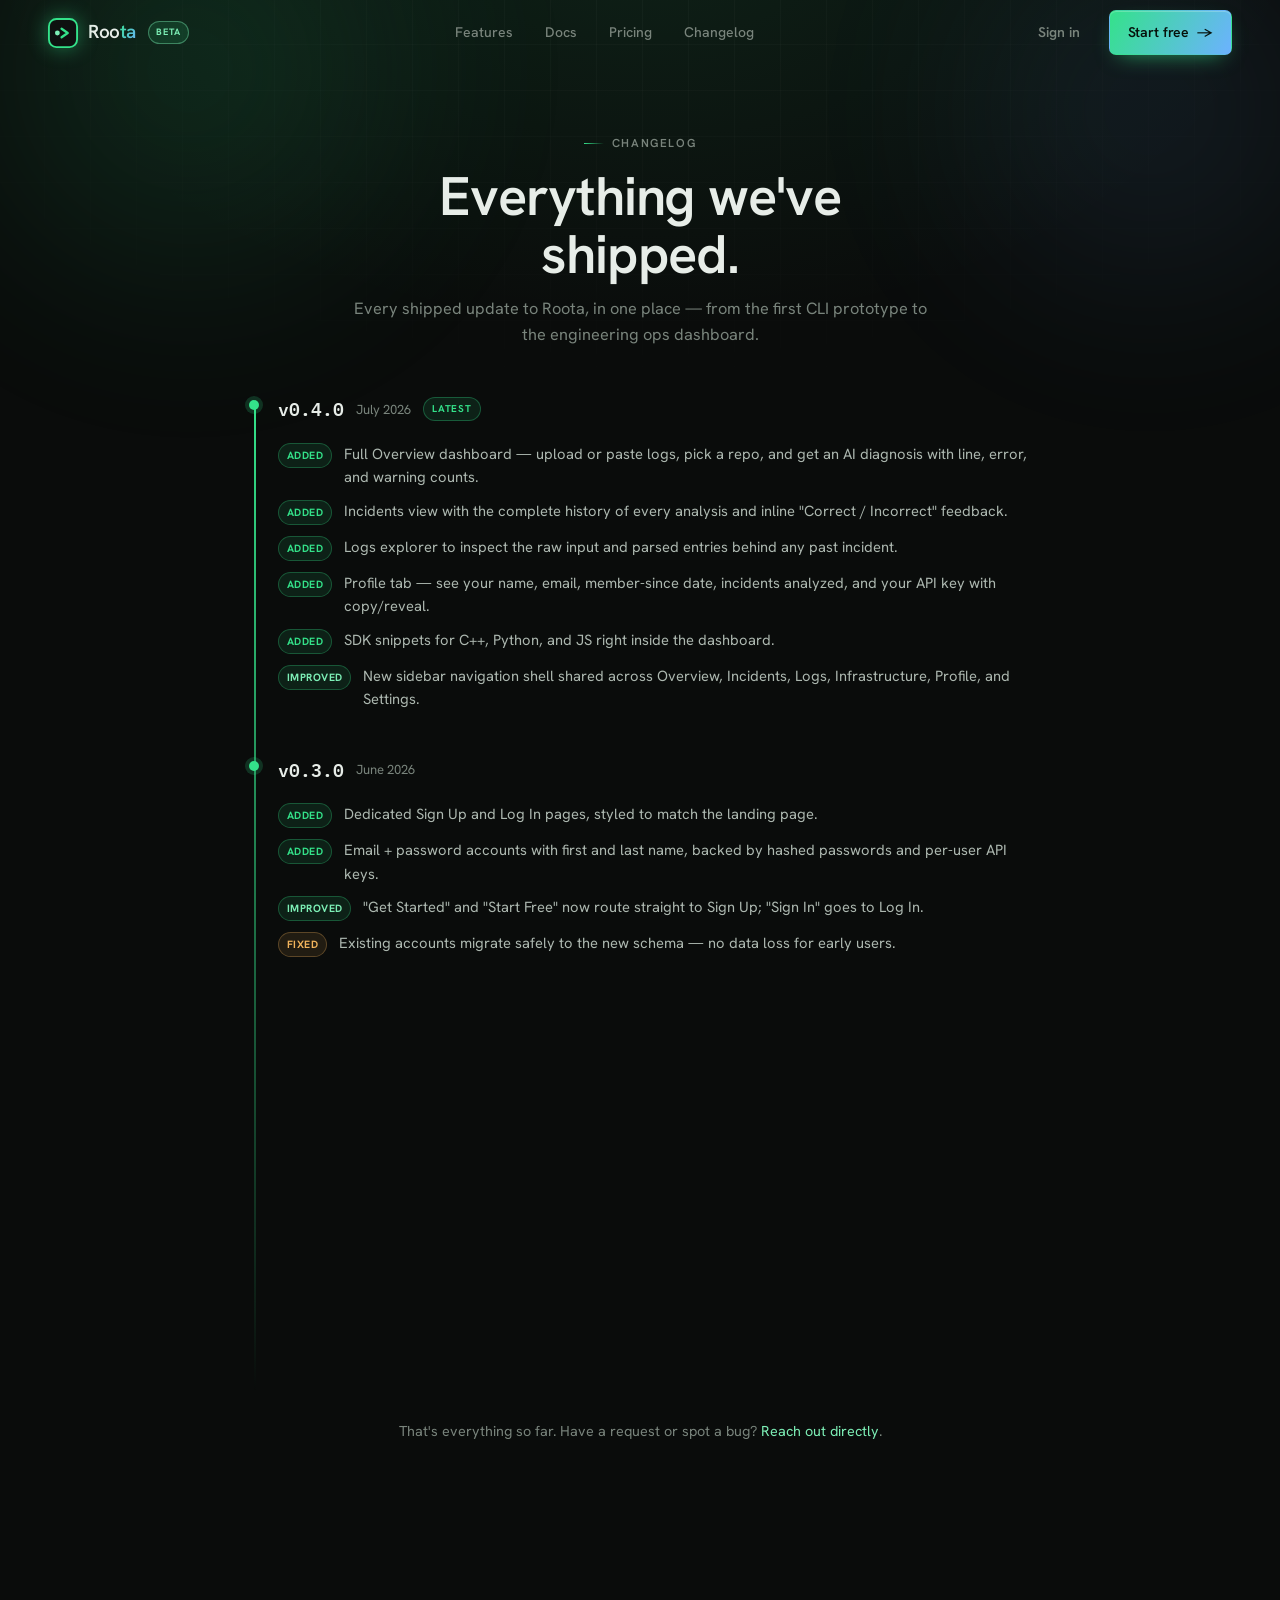
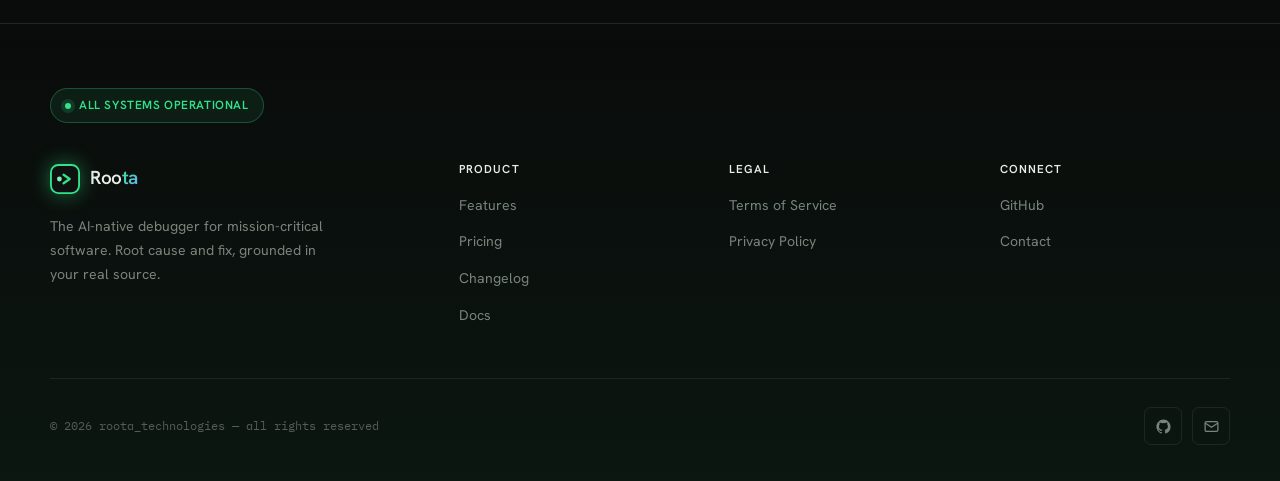
<file: changelog.html>
<!DOCTYPE html>
<html lang="en">
<head>
  <meta charset="UTF-8">
  <meta name="viewport" content="width=device-width, initial-scale=1.0">
  <title>Roota — Changelog</title>
  <meta name="description" content="Every shipped update to Roota, in one place.">
  <meta name="theme-color" content="#0a0c0b">
  <link rel="icon" type="image/svg+xml" href="data:image/svg+xml,%3Csvg xmlns='http://www.w3.org/2000/svg' viewBox='0 0 32 32'%3E%3Crect x='1' y='1' width='30' height='30' rx='8' fill='%230e1110' stroke='%2334e28a' stroke-width='2'/%3E%3Ccircle cx='10' cy='16' r='2.6' fill='%237defb6'/%3E%3Cpath d='M14.5 11.5L21 16l-6.5 4.5' stroke='%2334e28a' stroke-width='2.5' stroke-linecap='round' stroke-linejoin='round' fill='none'/%3E%3C/svg%3E">
  <link rel="preconnect" href="https://fonts.googleapis.com">
  <link rel="preconnect" href="https://fonts.gstatic.com" crossorigin>
  <link href="https://fonts.googleapis.com/css2?family=Hanken+Grotesk:wght@400;500;600;700&family=IBM+Plex+Mono:wght@400;500;600&display=swap" rel="stylesheet">
  <link rel="stylesheet" href="/assets/roota.css">
  <style>
    .cl-hero { text-align: center; padding: calc(var(--nav-h) + 60px) var(--pad-x) 10px; max-width: 680px; margin: 0 auto; }
    .cl-hero h1 { font-size: clamp(2.4rem, 5vw, 3.4rem); margin: 14px 0 12px; }
    .cl-hero p { color: var(--muted); font-size: 1.02rem; line-height: 1.6; }

    .timeline { max-width: 780px; margin: 0 auto; position: relative; padding-left: 28px; }
    .timeline::before { content: ""; position: absolute; left: 4px; top: 8px; bottom: 8px; width: 2px; background: linear-gradient(180deg, var(--iris), transparent); }
    .release { position: relative; padding-bottom: 44px; }
    .release::before { content: ""; position: absolute; left: -28px; top: 6px; width: 10px; height: 10px; border-radius: 50%; background: var(--iris); box-shadow: 0 0 0 4px rgba(52,226,138,0.18); transform: translateX(-1px); }
    .release-head { display: flex; align-items: center; gap: 12px; margin-bottom: 18px; flex-wrap: wrap; }
    .release-version { font-family: var(--font-mono); font-size: 1.15rem; font-weight: 600; color: var(--text); }
    .release-date { font-size: 0.82rem; color: var(--muted); }
    .release-latest { font-size: 0.62rem; font-weight: 700; letter-spacing: 0.08em; text-transform: uppercase; color: var(--ok); background: rgba(52,226,138,0.1); border: 1px solid rgba(52,226,138,0.3); padding: 3px 8px; border-radius: var(--r-pill); }

    .change-list { list-style: none; display: flex; flex-direction: column; gap: 10px; }
    .change-item { display: flex; gap: 12px; align-items: flex-start; font-size: 0.92rem; color: var(--text-2); line-height: 1.6; }
    .change-item code { font-family: var(--font-mono); font-size: 0.85em; color: var(--iris-2); background: rgba(52,226,138,0.1); padding: 1px 5px; border-radius: 4px; }
    .tag { flex-shrink: 0; font-size: 0.66rem; font-weight: 700; letter-spacing: 0.04em; text-transform: uppercase; padding: 3px 8px; border-radius: var(--r-pill); margin-top: 1px; }
    .tag.added { color: var(--ok); background: rgba(52,226,138,0.1); border: 1px solid rgba(52,226,138,0.28); }
    .tag.improved { color: var(--iris-2); background: rgba(52,226,138,0.1); border: 1px solid rgba(52,226,138,0.28); }
    .tag.fixed { color: var(--warn); background: rgba(242,180,92,0.1); border: 1px solid rgba(242,180,92,0.28); }

    .end-note { text-align: center; color: var(--muted); font-size: 0.9rem; padding: 20px var(--pad-x) 60px; }
    .end-note a { color: var(--iris-2); }
  </style>
</head>
<body>
  <a href="#main" class="skip-link">Skip to content</a>
  <div class="backdrop" aria-hidden="true"><div class="aurora a1"></div><div class="aurora a2"></div></div>
  <div class="scrim" aria-hidden="true"></div>

  <header class="nav">
    <a href="/home" class="brand" aria-label="Roota home">
      <svg class="logo" viewBox="0 0 32 32" fill="none" xmlns="http://www.w3.org/2000/svg" aria-hidden="true"><rect x="1" y="1" width="30" height="30" rx="8" fill="#0e1110" stroke="#34e28a" stroke-width="2"/><circle cx="10" cy="16" r="2.6" fill="#7defb6"/><path d="M14.5 11.5L21 16l-6.5 4.5" stroke="#34e28a" stroke-width="2.5" stroke-linecap="round" stroke-linejoin="round"/></svg>
      <span>Roo<span class="lw-2">ta</span></span><span class="beta">Beta</span>
    </a>
    <button class="menu-btn" aria-label="Toggle menu" aria-expanded="false" aria-controls="navLinks"><span></span><span></span><span></span></button>
    <nav aria-label="Primary">
      <ul class="nav-links" id="navLinks">
        <li><a href="/home#features">Features</a></li>
        <li><a href="/docs-page">Docs</a></li>
        <li><a href="/pricing">Pricing</a></li>
        <li><a href="/changelog">Changelog</a></li>
      </ul>
    </nav>
    <div class="nav-actions">
      <a href="/login" class="btn btn-ghost hide-mobile">Sign in</a>
      <a href="/login" class="btn btn-primary">Start free <span class="arw">→</span></a>
    </div>
  </header>

  <main id="main">
    <section class="cl-hero">
      <span class="eyebrow" style="justify-content:center;">Changelog</span>
      <h1 class="split">Everything we've shipped.</h1>
      <p class="reveal" style="--d:.1s">Every shipped update to Roota, in one place — from the first CLI prototype to the engineering ops dashboard.</p>
    </section>

    <section class="section" style="padding-top:36px;">
      <div class="timeline">
        <article class="release reveal">
          <div class="release-head"><span class="release-version">v0.4.0</span><span class="release-date">July 2026</span><span class="release-latest">Latest</span></div>
          <ul class="change-list">
            <li class="change-item"><span class="tag added">Added</span> Full Overview dashboard — upload or paste logs, pick a repo, and get an AI diagnosis with line, error, and warning counts.</li>
            <li class="change-item"><span class="tag added">Added</span> Incidents view with the complete history of every analysis and inline "Correct / Incorrect" feedback.</li>
            <li class="change-item"><span class="tag added">Added</span> Logs explorer to inspect the raw input and parsed entries behind any past incident.</li>
            <li class="change-item"><span class="tag added">Added</span> Profile tab — see your name, email, member-since date, incidents analyzed, and your API key with copy/reveal.</li>
            <li class="change-item"><span class="tag added">Added</span> SDK snippets for C++, Python, and JS right inside the dashboard.</li>
            <li class="change-item"><span class="tag improved">Improved</span> New sidebar navigation shell shared across Overview, Incidents, Logs, Infrastructure, Profile, and Settings.</li>
          </ul>
        </article>

        <article class="release reveal">
          <div class="release-head"><span class="release-version">v0.3.0</span><span class="release-date">June 2026</span></div>
          <ul class="change-list">
            <li class="change-item"><span class="tag added">Added</span> Dedicated Sign Up and Log In pages, styled to match the landing page.</li>
            <li class="change-item"><span class="tag added">Added</span> Email + password accounts with first and last name, backed by hashed passwords and per-user API keys.</li>
            <li class="change-item"><span class="tag improved">Improved</span> "Get Started" and "Start Free" now route straight to Sign Up; "Sign In" goes to Log In.</li>
            <li class="change-item"><span class="tag fixed">Fixed</span> Existing accounts migrate safely to the new schema — no data loss for early users.</li>
          </ul>
        </article>

        <article class="release reveal">
          <div class="release-head"><span class="release-version">v0.2.0</span><span class="release-date">June 2026</span></div>
          <ul class="change-list">
            <li class="change-item"><span class="tag added">Added</span> Public documentation page covering setup, the analyze API, and SDK usage.</li>
            <li class="change-item"><span class="tag improved">Improved</span> Shared visual system applied consistently across marketing pages.</li>
          </ul>
        </article>

        <article class="release reveal">
          <div class="release-head"><span class="release-version">v0.1.0</span><span class="release-date">May 2026</span></div>
          <ul class="change-list">
            <li class="change-item"><span class="tag added">Added</span> Landing page introducing Roota's positioning: an AI debugger for high-concurrency systems.</li>
            <li class="change-item"><span class="tag added">Added</span> Core CLI: <code>debugai --log crash.log</code> parses tracebacks and crash dumps and sends structured context to AI for diagnosis.</li>
            <li class="change-item"><span class="tag added">Added</span> C++ crash dump support via <code>addr2line</code>, resolving raw memory addresses to source file and line.</li>
            <li class="change-item"><span class="tag added">Added</span> GitHub repo integration so diagnoses reference your actual source, not just the log.</li>
          </ul>
        </article>
      </div>

      <div class="end-note">That's everything so far. Have a request or spot a bug? <a href="mailto:abdkhan1076@gmail.com">Reach out directly</a>.</div>
    </section>
  </main>

  <footer class="footer">
    <div class="footer-inner">
      <span class="footer-status"><span class="dot pulse"></span> All systems operational</span>
      <div class="footer-grid">
        <div class="footer-brand">
          <a href="/home" class="brand" aria-label="Roota home"><svg class="logo" viewBox="0 0 32 32" fill="none" xmlns="http://www.w3.org/2000/svg" aria-hidden="true"><rect x="1" y="1" width="30" height="30" rx="8" fill="#0e1110" stroke="#34e28a" stroke-width="2"/><circle cx="10" cy="16" r="2.6" fill="#7defb6"/><path d="M14.5 11.5L21 16l-6.5 4.5" stroke="#34e28a" stroke-width="2.5" stroke-linecap="round" stroke-linejoin="round"/></svg><span>Roo<span class="lw-2">ta</span></span></a>
          <p>The AI-native debugger for mission-critical software. Root cause and fix, grounded in your real source.</p>
        </div>
        <div class="footer-col"><h4>Product</h4><ul><li><a href="/home#features">Features</a></li><li><a href="/pricing">Pricing</a></li><li><a href="/changelog">Changelog</a></li><li><a href="/docs-page">Docs</a></li></ul></div>
        <div class="footer-col"><h4>Legal</h4><ul><li><a href="/terms">Terms of Service</a></li><li><a href="/privacy">Privacy Policy</a></li></ul></div>
        <div class="footer-col"><h4>Connect</h4><ul><li><a href="https://github.com" rel="noopener">GitHub</a></li><li><a href="mailto:abdkhan1076@gmail.com">Contact</a></li></ul></div>
      </div>
      <div class="footer-bottom">
        <p>© <span data-year>2026</span> roota_technologies — all rights reserved</p>
        <div class="socials">
          <a href="https://github.com" class="social" rel="noopener" aria-label="GitHub"><svg viewBox="0 0 24 24" fill="currentColor"><path d="M12 2C6.5 2 2 6.6 2 12.3c0 4.5 2.9 8.3 6.8 9.7.5.1.7-.2.7-.5v-1.7c-2.8.6-3.4-1.4-3.4-1.4-.5-1.2-1.1-1.5-1.1-1.5-.9-.6.1-.6.1-.6 1 .1 1.5 1 1.5 1 .9 1.6 2.4 1.1 3 .8.1-.7.4-1.1.6-1.4-2.2-.3-4.6-1.1-4.6-5 0-1.1.4-2 1-2.7-.1-.3-.4-1.3.1-2.7 0 0 .8-.3 2.7 1a9.3 9.3 0 0 1 5 0c1.9-1.3 2.7-1 2.7-1 .5 1.4.2 2.4.1 2.7.6.7 1 1.6 1 2.7 0 3.9-2.3 4.7-4.6 5 .4.3.7.9.7 1.9v2.8c0 .3.2.6.7.5A10.1 10.1 0 0 0 22 12.3C22 6.6 17.5 2 12 2Z"/></svg></a>
          <a href="mailto:abdkhan1076@gmail.com" class="social" aria-label="Email"><svg viewBox="0 0 24 24" fill="none" stroke="currentColor" stroke-width="1.8"><rect x="3" y="5" width="18" height="14" rx="2"/><path d="m3 7 9 6 9-6"/></svg></a>
        </div>
      </div>
    </div>
  </footer>

  <script src="/assets/roota.js"></script>
</body>
</html>
</file>
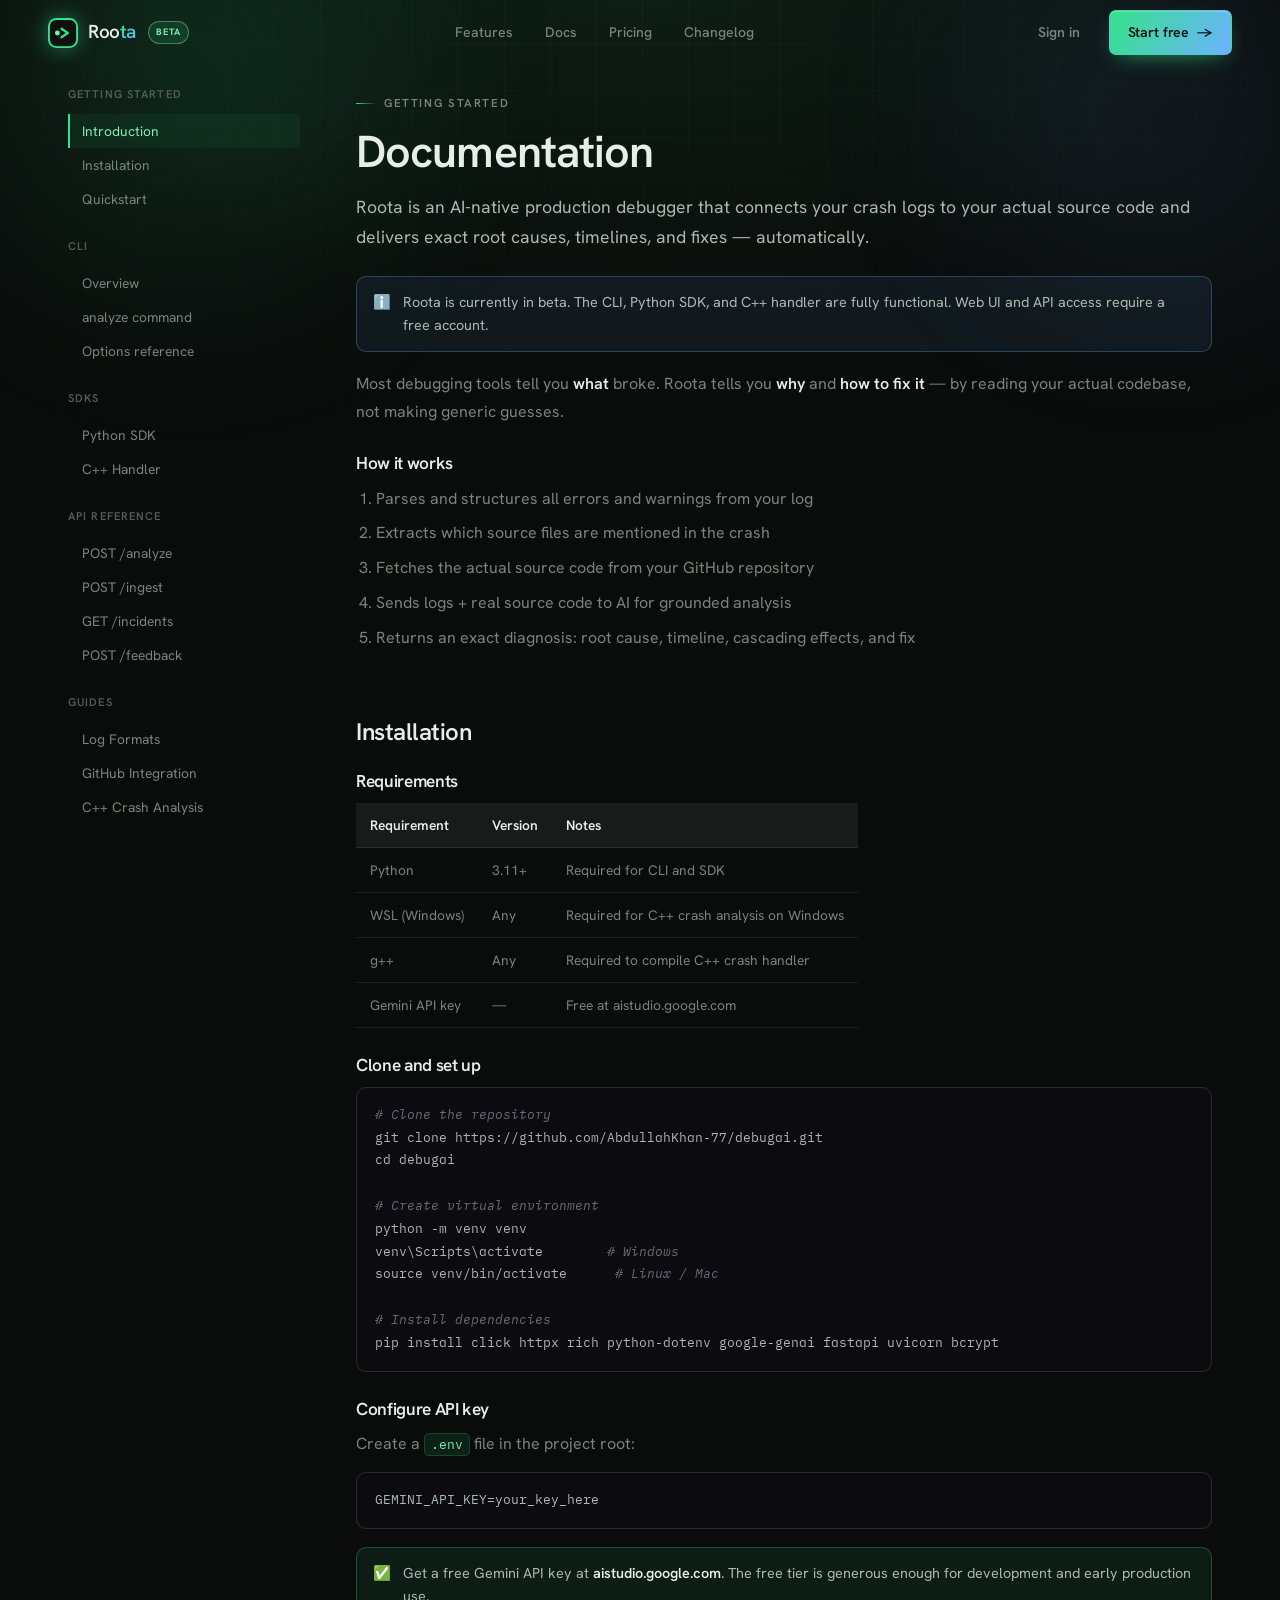
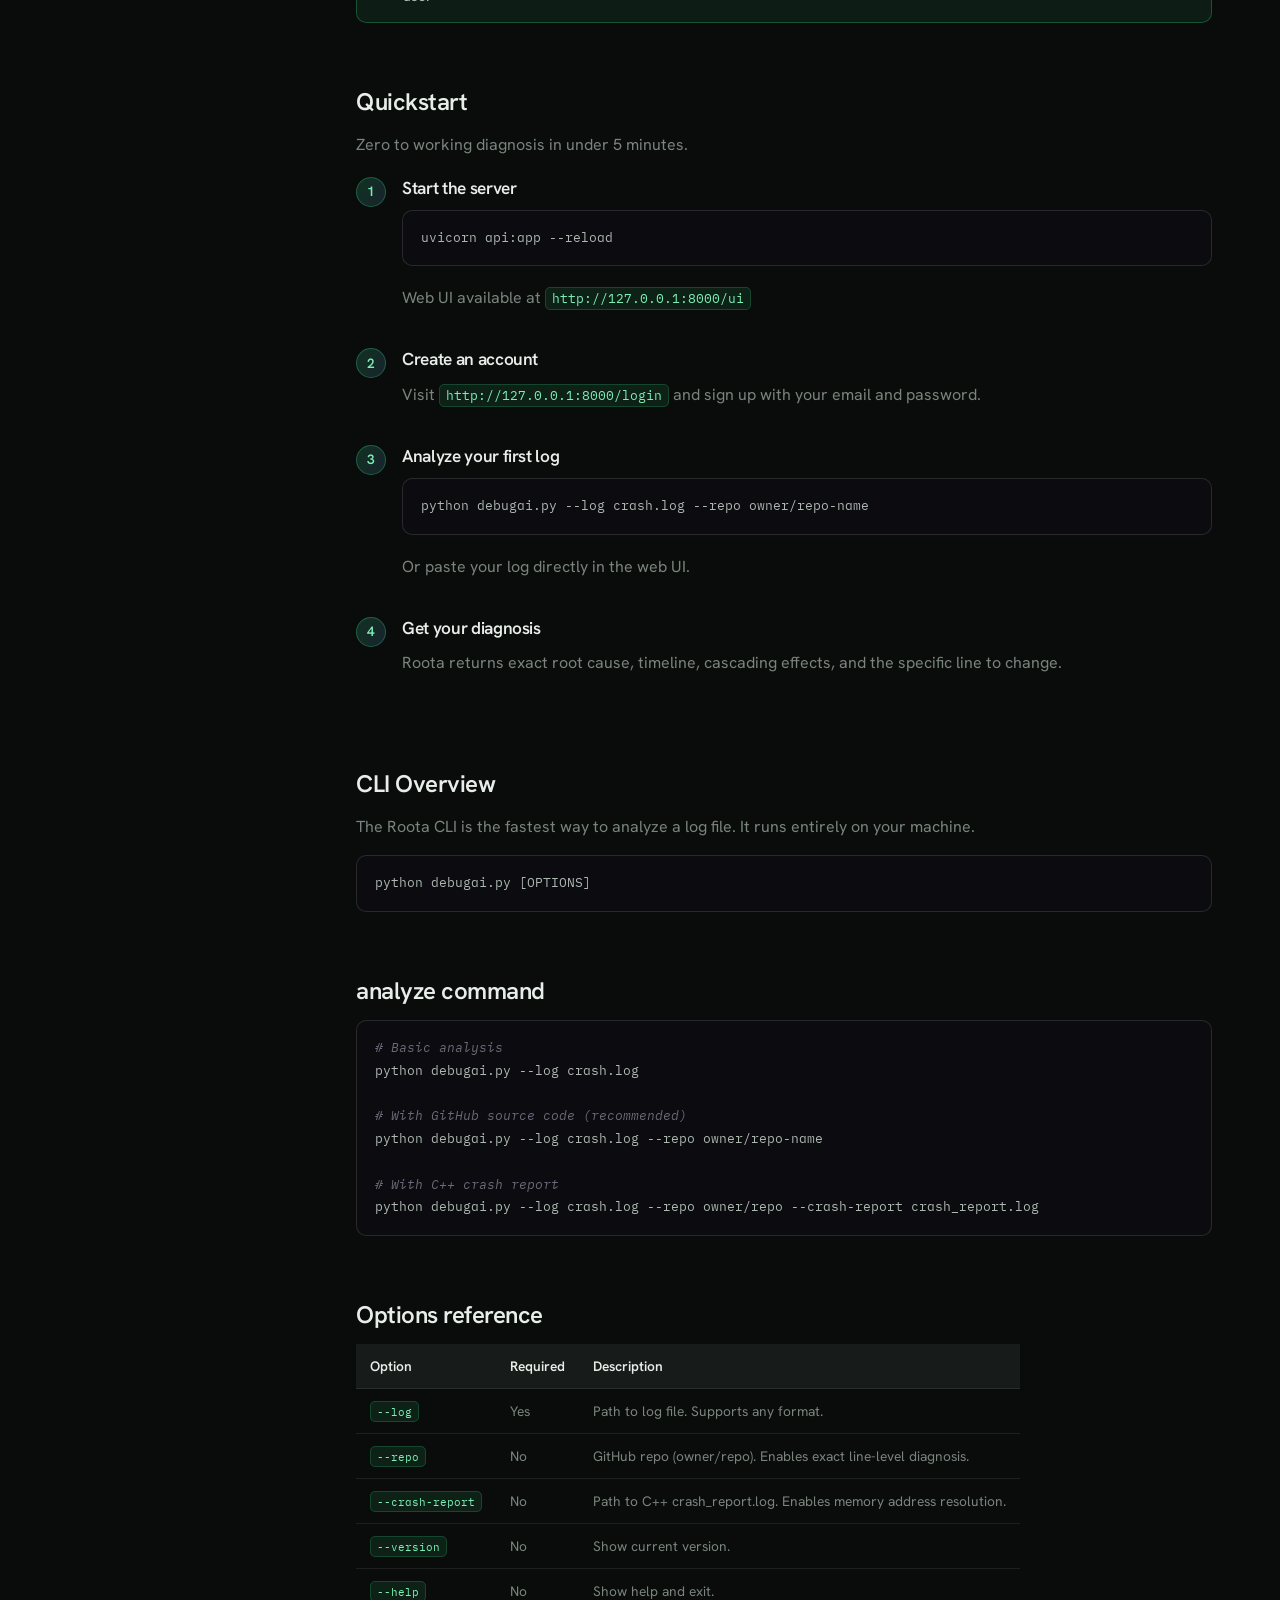
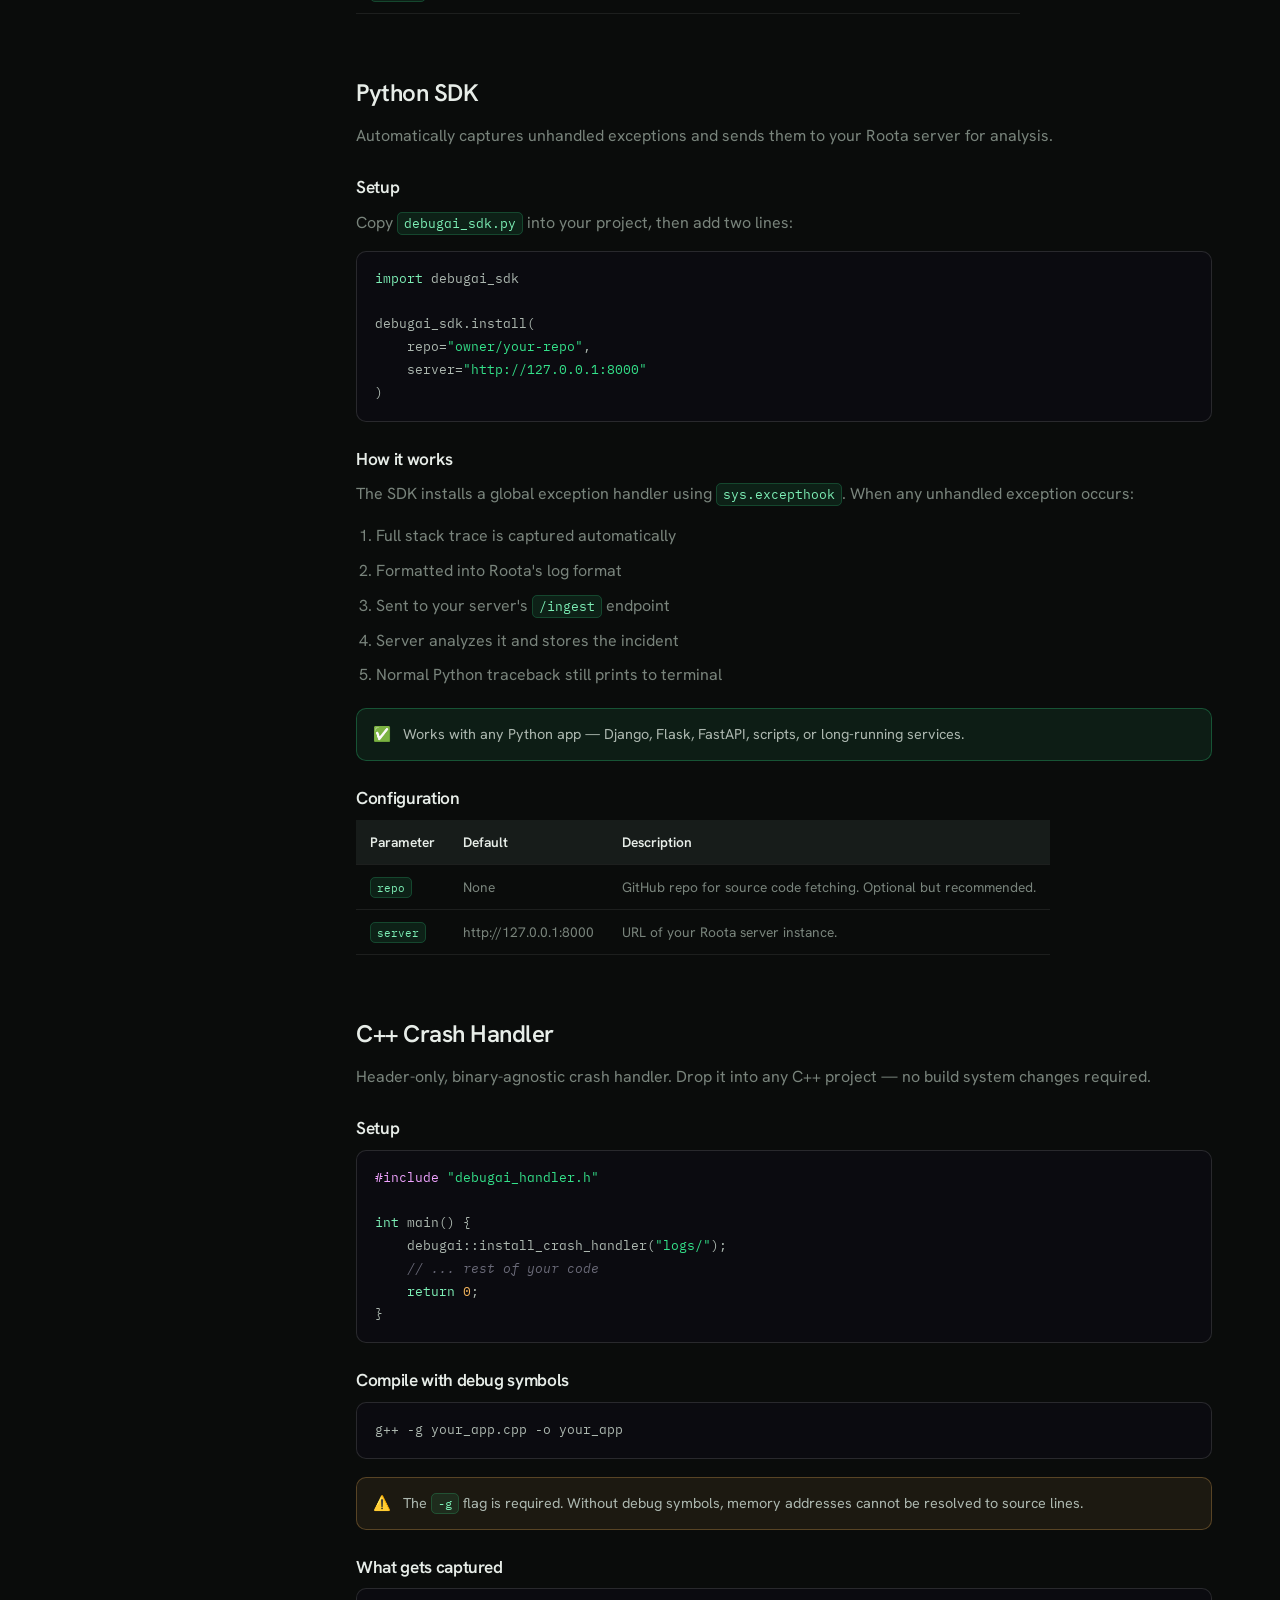
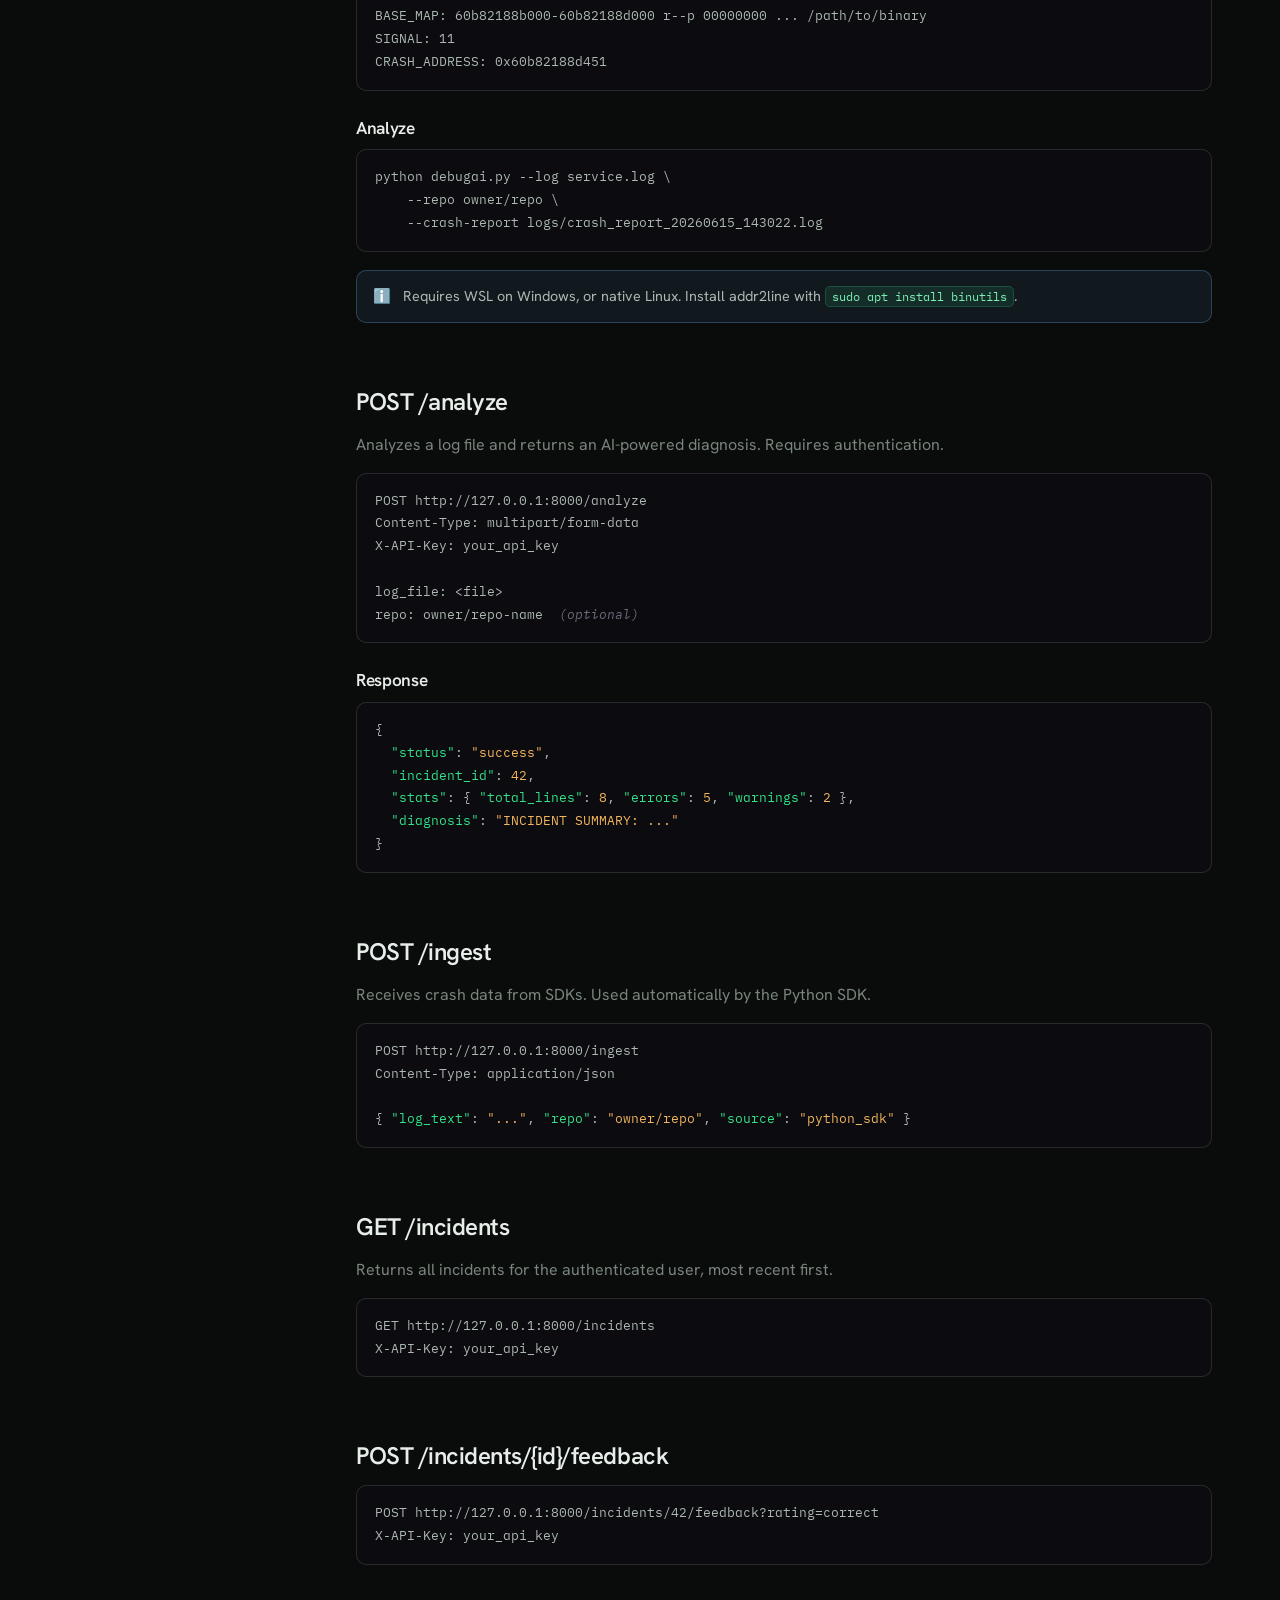
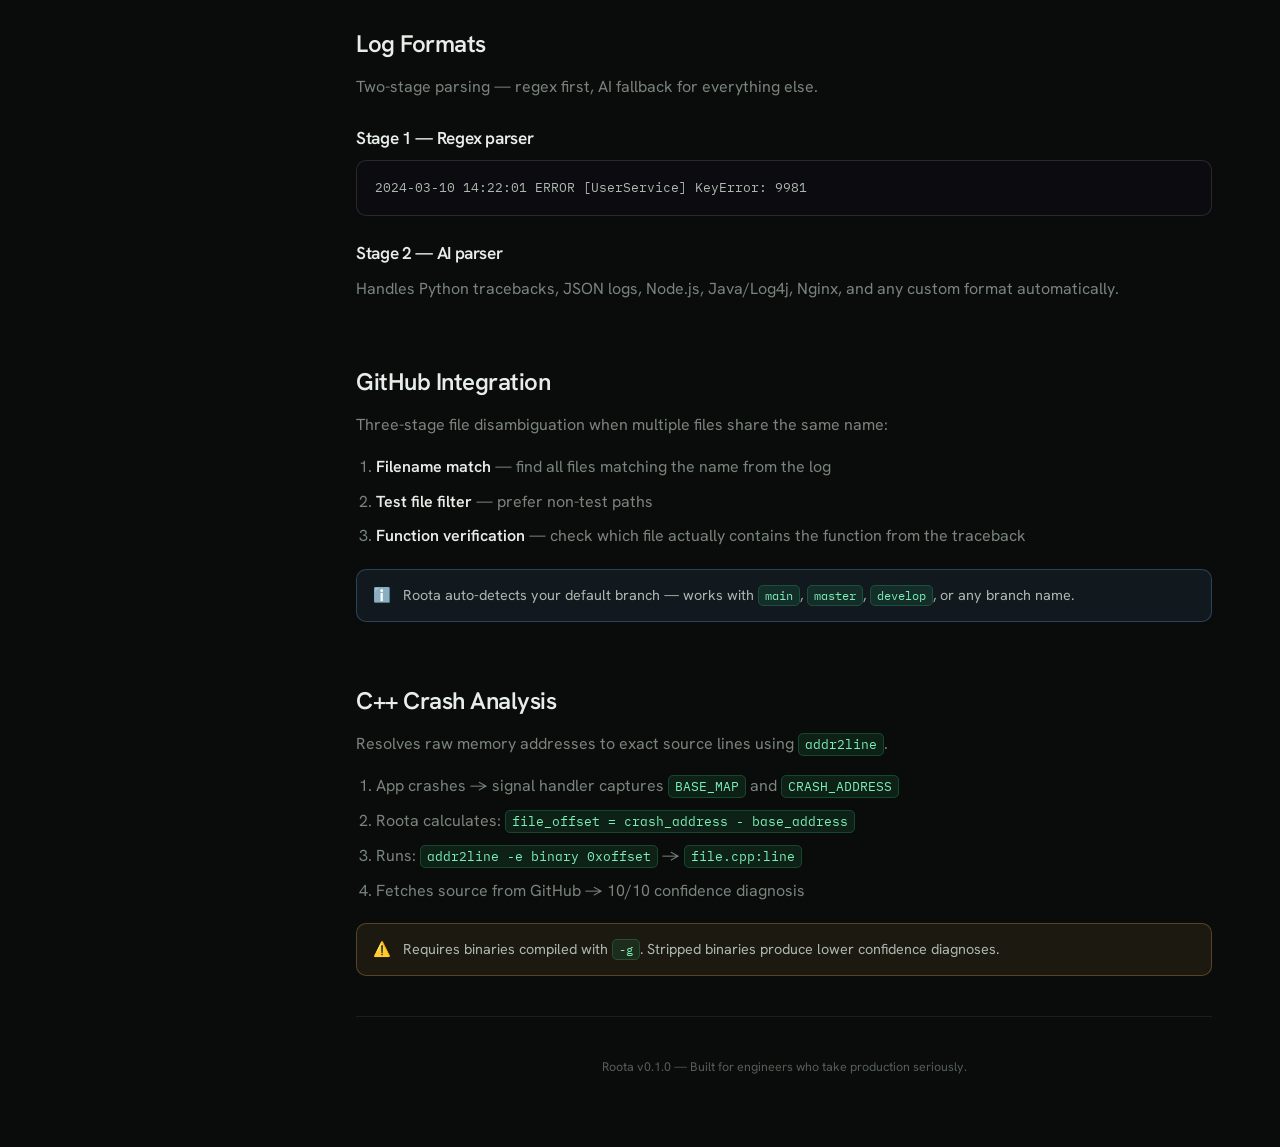
<file: docs.html>
<!DOCTYPE html>
<html lang="en">
<head>
  <meta charset="UTF-8">
  <meta name="viewport" content="width=device-width, initial-scale=1.0">
  <title>Roota — Documentation</title>
  <meta name="description" content="Roota documentation — CLI, Python SDK, C++ crash handler, and API reference.">
  <meta name="theme-color" content="#0a0c0b">
  <link rel="icon" type="image/svg+xml" href="data:image/svg+xml,%3Csvg xmlns='http://www.w3.org/2000/svg' viewBox='0 0 32 32'%3E%3Crect x='1' y='1' width='30' height='30' rx='8' fill='%230e1110' stroke='%2334e28a' stroke-width='2'/%3E%3Ccircle cx='10' cy='16' r='2.6' fill='%237defb6'/%3E%3Cpath d='M14.5 11.5L21 16l-6.5 4.5' stroke='%2334e28a' stroke-width='2.5' stroke-linecap='round' stroke-linejoin='round' fill='none'/%3E%3C/svg%3E">
  <link rel="preconnect" href="https://fonts.googleapis.com">
  <link rel="preconnect" href="https://fonts.gstatic.com" crossorigin>
  <link href="https://fonts.googleapis.com/css2?family=Hanken+Grotesk:wght@400;500;600;700&family=IBM+Plex+Mono:wght@400;500;600&display=swap" rel="stylesheet">
  <link rel="stylesheet" href="/assets/roota.css">
  <style>
    .docs-layout { max-width: 1240px; margin: 0 auto; padding: calc(var(--nav-h) + 20px) var(--pad-x) 60px; display: grid; grid-template-columns: 240px 1fr; gap: 48px; align-items: start; }
    @media (max-width: 900px) { .docs-layout { grid-template-columns: 1fr; gap: 20px; } }

    /* Sidebar */
    .sidebar { position: sticky; top: calc(var(--nav-h) + 20px); align-self: start; max-height: calc(100vh - var(--nav-h) - 40px); overflow-y: auto; padding-right: 8px; }
    @media (max-width: 900px) {
      .sidebar { position: static; max-height: none; border: 1px solid var(--line); border-radius: var(--r); padding: 8px 14px; }
      .sidebar details { }
    }
    .sb-section { margin-bottom: 22px; }
    .sb-label { font-size: 0.7rem; font-weight: 600; letter-spacing: 0.1em; text-transform: uppercase; color: var(--faint); margin-bottom: 10px; }
    .sb-link { display: block; padding: 6px 12px; font-size: 0.86rem; color: var(--muted); border-left: 2px solid transparent; border-radius: 0 var(--r-xs) var(--r-xs) 0; transition: color 0.18s var(--ease), border-color 0.18s var(--ease), background 0.18s var(--ease); }
    .sb-link:hover { color: var(--text-2); background: var(--elevated); }
    .sb-link.active { color: var(--iris-2); border-left-color: var(--iris); background: rgba(52,226,138,0.06); }

    /* Content typography */
    .content { min-width: 0; }
    .content .eyebrow { margin-bottom: 14px; }
    .content h1 { font-size: clamp(2.2rem, 4vw, 2.8rem); margin-bottom: 16px; }
    .content h2 { font-size: 1.5rem; margin: 52px 0 16px; padding-top: 14px; scroll-margin-top: calc(var(--nav-h) + 20px); }
    .content h3 { font-size: 1.08rem; margin: 28px 0 12px; }
    .content .lead { font-size: 1.1rem; color: var(--text-2); line-height: 1.7; margin-bottom: 24px; }
    .content p { color: var(--muted); line-height: 1.75; margin-bottom: 14px; }
    .content strong { color: var(--text); font-weight: 600; }
    .content ol, .content ul { color: var(--muted); line-height: 1.8; margin: 0 0 16px 20px; }
    .content li { margin-bottom: 6px; }
    .content a { color: var(--iris-2); }
    .content hr { border: 0; height: 1px; background: var(--line); margin: 40px 0; }

    /* inline + block code */
    .content code:not(pre code) { font-family: var(--font-mono); font-size: 0.82em; color: var(--iris-2); background: rgba(52,226,138,0.1); border: 1px solid rgba(52,226,138,0.2); padding: 2px 6px; border-radius: 5px; }
    .content pre { background: #0b0b10; border: 1px solid var(--line-2); border-radius: var(--r); padding: 16px 18px; overflow-x: auto; margin-bottom: 18px; }
    .content pre code { font-family: var(--font-mono); font-size: 0.8rem; line-height: 1.75; color: var(--text-2); white-space: pre; }
    .code-comment { color: #6a6a78; font-style: italic; }
    .code-blue { color: #7defb6; }
    .code-green { color: #34e28a; }
    .code-purple { color: #f0a3ff; }
    .code-yellow { color: #f2b45c; }

    /* callouts */
    .callout { display: flex; gap: 12px; padding: 14px 16px; border-radius: var(--r); margin: 18px 0; font-size: 0.9rem; line-height: 1.6; border: 1px solid var(--line-2); }
    .callout div { color: var(--text-2); }
    .callout-icon { flex-shrink: 0; }
    .callout-info { background: rgba(108,178,255,0.08); border-color: rgba(108,178,255,0.28); }
    .callout-tip { background: rgba(52,226,138,0.08); border-color: rgba(52,226,138,0.28); }
    .callout-warn { background: rgba(242,180,92,0.08); border-color: rgba(242,180,92,0.28); }

    /* tables */
    .content table { width: 100%; border-collapse: collapse; margin-bottom: 20px; font-size: 0.86rem; display: block; overflow-x: auto; }
    .content th, .content td { padding: 11px 14px; text-align: left; border-bottom: 1px solid var(--line); white-space: nowrap; }
    .content thead th { color: var(--text); font-weight: 600; background: var(--surface-2); }
    .content td { color: var(--muted); }
    .content td code { white-space: nowrap; }

    /* steps */
    .step-list { display: flex; flex-direction: column; gap: 8px; margin: 18px 0; }
    .step { display: flex; gap: 16px; }
    .step-num { flex-shrink: 0; width: 30px; height: 30px; display: grid; place-items: center; border-radius: 50%; background: var(--grad-brand-soft); border: 1px solid rgba(52,226,138,0.3); color: var(--iris-2); font-weight: 600; font-size: 0.85rem; }
    .step-body { flex: 1; padding-bottom: 14px; }
    .step-body h3 { margin-top: 2px; }
  </style>
</head>
<body>
  <a href="#introduction" class="skip-link">Skip to content</a>
  <div class="backdrop" aria-hidden="true"><div class="aurora a1"></div><div class="aurora a2"></div></div>
  <div class="scrim" aria-hidden="true"></div>

  <header class="nav">
    <a href="/home" class="brand" aria-label="Roota home">
      <svg class="logo" viewBox="0 0 32 32" fill="none" xmlns="http://www.w3.org/2000/svg" aria-hidden="true"><rect x="1" y="1" width="30" height="30" rx="8" fill="#0e1110" stroke="#34e28a" stroke-width="2"/><circle cx="10" cy="16" r="2.6" fill="#7defb6"/><path d="M14.5 11.5L21 16l-6.5 4.5" stroke="#34e28a" stroke-width="2.5" stroke-linecap="round" stroke-linejoin="round"/></svg>
      <span>Roo<span class="lw-2">ta</span></span><span class="beta">Beta</span>
    </a>
    <button class="menu-btn" aria-label="Toggle menu" aria-expanded="false" aria-controls="navLinks"><span></span><span></span><span></span></button>
    <nav aria-label="Primary">
      <ul class="nav-links" id="navLinks">
        <li><a href="/home#features">Features</a></li>
        <li><a href="/docs-page">Docs</a></li>
        <li><a href="/pricing">Pricing</a></li>
        <li><a href="/changelog">Changelog</a></li>
      </ul>
    </nav>
    <div class="nav-actions">
      <a href="/login" class="btn btn-ghost hide-mobile">Sign in</a>
      <a href="/login" class="btn btn-primary">Start free <span class="arw">→</span></a>
    </div>
  </header>

  <div class="docs-layout">
    <!-- Sidebar -->
    <aside class="sidebar" aria-label="Documentation">
      <div class="sb-section">
        <div class="sb-label">Getting started</div>
        <a href="#introduction" class="sb-link active">Introduction</a>
        <a href="#installation" class="sb-link">Installation</a>
        <a href="#quickstart" class="sb-link">Quickstart</a>
      </div>
      <div class="sb-section">
        <div class="sb-label">CLI</div>
        <a href="#cli-overview" class="sb-link">Overview</a>
        <a href="#cli-analyze" class="sb-link">analyze command</a>
        <a href="#cli-options" class="sb-link">Options reference</a>
      </div>
      <div class="sb-section">
        <div class="sb-label">SDKs</div>
        <a href="#python-sdk" class="sb-link">Python SDK</a>
        <a href="#cpp-sdk" class="sb-link">C++ Handler</a>
      </div>
      <div class="sb-section">
        <div class="sb-label">API reference</div>
        <a href="#api-analyze" class="sb-link">POST /analyze</a>
        <a href="#api-ingest" class="sb-link">POST /ingest</a>
        <a href="#api-incidents" class="sb-link">GET /incidents</a>
        <a href="#api-feedback" class="sb-link">POST /feedback</a>
      </div>
      <div class="sb-section">
        <div class="sb-label">Guides</div>
        <a href="#log-formats" class="sb-link">Log Formats</a>
        <a href="#github-integration" class="sb-link">GitHub Integration</a>
        <a href="#cpp-crashes" class="sb-link">C++ Crash Analysis</a>
      </div>
    </aside>

    <!-- Content -->
    <main class="content">
      <div id="introduction">
        <p class="eyebrow">Getting started</p>
        <h1>Documentation</h1>
        <p class="lead">Roota is an AI-native production debugger that connects your crash logs to your actual source code and delivers exact root causes, timelines, and fixes — automatically.</p>
        <div class="callout callout-info"><span class="callout-icon">ℹ️</span><div>Roota is currently in beta. The CLI, Python SDK, and C++ handler are fully functional. Web UI and API access require a free account.</div></div>
        <p>Most debugging tools tell you <strong>what</strong> broke. Roota tells you <strong>why</strong> and <strong>how to fix it</strong> — by reading your actual codebase, not making generic guesses.</p>
        <h3>How it works</h3>
        <ol>
          <li>Parses and structures all errors and warnings from your log</li>
          <li>Extracts which source files are mentioned in the crash</li>
          <li>Fetches the actual source code from your GitHub repository</li>
          <li>Sends logs + real source code to AI for grounded analysis</li>
          <li>Returns an exact diagnosis: root cause, timeline, cascading effects, and fix</li>
        </ol>
      </div>

      <h2 id="installation">Installation</h2>
      <h3>Requirements</h3>
      <table>
        <thead><tr><th>Requirement</th><th>Version</th><th>Notes</th></tr></thead>
        <tbody>
          <tr><td>Python</td><td>3.11+</td><td>Required for CLI and SDK</td></tr>
          <tr><td>WSL (Windows)</td><td>Any</td><td>Required for C++ crash analysis on Windows</td></tr>
          <tr><td>g++</td><td>Any</td><td>Required to compile C++ crash handler</td></tr>
          <tr><td>Gemini API key</td><td>—</td><td>Free at aistudio.google.com</td></tr>
        </tbody>
      </table>
      <h3>Clone and set up</h3>
      <pre><code><span class="code-comment"># Clone the repository</span>
git clone https://github.com/AbdullahKhan-77/debugai.git
cd debugai

<span class="code-comment"># Create virtual environment</span>
python -m venv venv
venv\Scripts\activate        <span class="code-comment"># Windows</span>
source venv/bin/activate      <span class="code-comment"># Linux / Mac</span>

<span class="code-comment"># Install dependencies</span>
pip install click httpx rich python-dotenv google-genai fastapi uvicorn bcrypt</code></pre>
      <h3>Configure API key</h3>
      <p>Create a <code>.env</code> file in the project root:</p>
      <pre><code>GEMINI_API_KEY=your_key_here</code></pre>
      <div class="callout callout-tip"><span class="callout-icon">✅</span><div>Get a free Gemini API key at <strong>aistudio.google.com</strong>. The free tier is generous enough for development and early production use.</div></div>

      <h2 id="quickstart">Quickstart</h2>
      <p>Zero to working diagnosis in under 5 minutes.</p>
      <div class="step-list">
        <div class="step"><div class="step-num">1</div><div class="step-body"><h3>Start the server</h3><pre><code>uvicorn api:app --reload</code></pre><p>Web UI available at <code>http://127.0.0.1:8000/ui</code></p></div></div>
        <div class="step"><div class="step-num">2</div><div class="step-body"><h3>Create an account</h3><p>Visit <code>http://127.0.0.1:8000/login</code> and sign up with your email and password.</p></div></div>
        <div class="step"><div class="step-num">3</div><div class="step-body"><h3>Analyze your first log</h3><pre><code>python debugai.py --log crash.log --repo owner/repo-name</code></pre><p>Or paste your log directly in the web UI.</p></div></div>
        <div class="step"><div class="step-num">4</div><div class="step-body"><h3>Get your diagnosis</h3><p>Roota returns exact root cause, timeline, cascading effects, and the specific line to change.</p></div></div>
      </div>

      <h2 id="cli-overview">CLI Overview</h2>
      <p>The Roota CLI is the fastest way to analyze a log file. It runs entirely on your machine.</p>
      <pre><code>python debugai.py [OPTIONS]</code></pre>

      <h2 id="cli-analyze">analyze command</h2>
      <pre><code><span class="code-comment"># Basic analysis</span>
python debugai.py --log crash.log

<span class="code-comment"># With GitHub source code (recommended)</span>
python debugai.py --log crash.log --repo owner/repo-name

<span class="code-comment"># With C++ crash report</span>
python debugai.py --log crash.log --repo owner/repo --crash-report crash_report.log</code></pre>

      <h2 id="cli-options">Options reference</h2>
      <table>
        <thead><tr><th>Option</th><th>Required</th><th>Description</th></tr></thead>
        <tbody>
          <tr><td><code>--log</code></td><td>Yes</td><td>Path to log file. Supports any format.</td></tr>
          <tr><td><code>--repo</code></td><td>No</td><td>GitHub repo (owner/repo). Enables exact line-level diagnosis.</td></tr>
          <tr><td><code>--crash-report</code></td><td>No</td><td>Path to C++ crash_report.log. Enables memory address resolution.</td></tr>
          <tr><td><code>--version</code></td><td>No</td><td>Show current version.</td></tr>
          <tr><td><code>--help</code></td><td>No</td><td>Show help and exit.</td></tr>
        </tbody>
      </table>

      <h2 id="python-sdk">Python SDK</h2>
      <p>Automatically captures unhandled exceptions and sends them to your Roota server for analysis.</p>
      <h3>Setup</h3>
      <p>Copy <code>debugai_sdk.py</code> into your project, then add two lines:</p>
      <pre><code><span class="code-blue">import</span> debugai_sdk

debugai_sdk.install(
    repo=<span class="code-green">"owner/your-repo"</span>,
    server=<span class="code-green">"http://127.0.0.1:8000"</span>
)</code></pre>
      <h3>How it works</h3>
      <p>The SDK installs a global exception handler using <code>sys.excepthook</code>. When any unhandled exception occurs:</p>
      <ol>
        <li>Full stack trace is captured automatically</li>
        <li>Formatted into Roota's log format</li>
        <li>Sent to your server's <code>/ingest</code> endpoint</li>
        <li>Server analyzes it and stores the incident</li>
        <li>Normal Python traceback still prints to terminal</li>
      </ol>
      <div class="callout callout-tip"><span class="callout-icon">✅</span><div>Works with any Python app — Django, Flask, FastAPI, scripts, or long-running services.</div></div>
      <h3>Configuration</h3>
      <table>
        <thead><tr><th>Parameter</th><th>Default</th><th>Description</th></tr></thead>
        <tbody>
          <tr><td><code>repo</code></td><td>None</td><td>GitHub repo for source code fetching. Optional but recommended.</td></tr>
          <tr><td><code>server</code></td><td>http://127.0.0.1:8000</td><td>URL of your Roota server instance.</td></tr>
        </tbody>
      </table>

      <h2 id="cpp-sdk">C++ Crash Handler</h2>
      <p>Header-only, binary-agnostic crash handler. Drop it into any C++ project — no build system changes required.</p>
      <h3>Setup</h3>
      <pre><code><span class="code-purple">#include</span> <span class="code-green">"debugai_handler.h"</span>

<span class="code-blue">int</span> main() {
    debugai::install_crash_handler(<span class="code-green">"logs/"</span>);
    <span class="code-comment">// ... rest of your code</span>
    <span class="code-blue">return</span> <span class="code-yellow">0</span>;
}</code></pre>
      <h3>Compile with debug symbols</h3>
      <pre><code>g++ -g your_app.cpp -o your_app</code></pre>
      <div class="callout callout-warn"><span class="callout-icon">⚠️</span><div>The <code>-g</code> flag is required. Without debug symbols, memory addresses cannot be resolved to source lines.</div></div>
      <h3>What gets captured</h3>
      <pre><code>BASE_MAP: 60b82188b000-60b82188d000 r--p 00000000 ... /path/to/binary
SIGNAL: 11
CRASH_ADDRESS: 0x60b82188d451</code></pre>
      <h3>Analyze</h3>
      <pre><code>python debugai.py --log service.log \
    --repo owner/repo \
    --crash-report logs/crash_report_20260615_143022.log</code></pre>
      <div class="callout callout-info"><span class="callout-icon">ℹ️</span><div>Requires WSL on Windows, or native Linux. Install addr2line with <code>sudo apt install binutils</code>.</div></div>

      <h2 id="api-analyze">POST /analyze</h2>
      <p>Analyzes a log file and returns an AI-powered diagnosis. Requires authentication.</p>
      <pre><code>POST http://127.0.0.1:8000/analyze
Content-Type: multipart/form-data
X-API-Key: your_api_key

log_file: &lt;file&gt;
repo: owner/repo-name  <span class="code-comment">(optional)</span></code></pre>
      <h3>Response</h3>
      <pre><code>{
  <span class="code-green">"status"</span>: <span class="code-yellow">"success"</span>,
  <span class="code-green">"incident_id"</span>: <span class="code-yellow">42</span>,
  <span class="code-green">"stats"</span>: { <span class="code-green">"total_lines"</span>: <span class="code-yellow">8</span>, <span class="code-green">"errors"</span>: <span class="code-yellow">5</span>, <span class="code-green">"warnings"</span>: <span class="code-yellow">2</span> },
  <span class="code-green">"diagnosis"</span>: <span class="code-yellow">"INCIDENT SUMMARY: ..."</span>
}</code></pre>

      <h2 id="api-ingest">POST /ingest</h2>
      <p>Receives crash data from SDKs. Used automatically by the Python SDK.</p>
      <pre><code>POST http://127.0.0.1:8000/ingest
Content-Type: application/json

{ <span class="code-green">"log_text"</span>: <span class="code-yellow">"..."</span>, <span class="code-green">"repo"</span>: <span class="code-yellow">"owner/repo"</span>, <span class="code-green">"source"</span>: <span class="code-yellow">"python_sdk"</span> }</code></pre>

      <h2 id="api-incidents">GET /incidents</h2>
      <p>Returns all incidents for the authenticated user, most recent first.</p>
      <pre><code>GET http://127.0.0.1:8000/incidents
X-API-Key: your_api_key</code></pre>

      <h2 id="api-feedback">POST /incidents/{id}/feedback</h2>
      <pre><code>POST http://127.0.0.1:8000/incidents/42/feedback?rating=correct
X-API-Key: your_api_key</code></pre>

      <h2 id="log-formats">Log Formats</h2>
      <p>Two-stage parsing — regex first, AI fallback for everything else.</p>
      <h3>Stage 1 — Regex parser</h3>
      <pre><code>2024-03-10 14:22:01 ERROR [UserService] KeyError: 9981</code></pre>
      <h3>Stage 2 — AI parser</h3>
      <p>Handles Python tracebacks, JSON logs, Node.js, Java/Log4j, Nginx, and any custom format automatically.</p>

      <h2 id="github-integration">GitHub Integration</h2>
      <p>Three-stage file disambiguation when multiple files share the same name:</p>
      <ol>
        <li><strong>Filename match</strong> — find all files matching the name from the log</li>
        <li><strong>Test file filter</strong> — prefer non-test paths</li>
        <li><strong>Function verification</strong> — check which file actually contains the function from the traceback</li>
      </ol>
      <div class="callout callout-info"><span class="callout-icon">ℹ️</span><div>Roota auto-detects your default branch — works with <code>main</code>, <code>master</code>, <code>develop</code>, or any branch name.</div></div>

      <h2 id="cpp-crashes">C++ Crash Analysis</h2>
      <p>Resolves raw memory addresses to exact source lines using <code>addr2line</code>.</p>
      <ol>
        <li>App crashes → signal handler captures <code>BASE_MAP</code> and <code>CRASH_ADDRESS</code></li>
        <li>Roota calculates: <code>file_offset = crash_address - base_address</code></li>
        <li>Runs: <code>addr2line -e binary 0xoffset</code> → <code>file.cpp:line</code></li>
        <li>Fetches source from GitHub → 10/10 confidence diagnosis</li>
      </ol>
      <div class="callout callout-warn"><span class="callout-icon">⚠️</span><div>Requires binaries compiled with <code>-g</code>. Stripped binaries produce lower confidence diagnoses.</div></div>

      <hr>
      <p style="color:var(--faint); font-size:0.78rem; text-align:center; padding-bottom:20px;">Roota v0.1.0 — Built for engineers who take production seriously.</p>
    </main>
  </div>

  <script src="/assets/roota.js"></script>
  <script>
    /* Scrollspy for docs sidebar */
    (function () {
      const links = Array.from(document.querySelectorAll('.sb-link'));
      const map = new Map();
      links.forEach(l => { const id = l.getAttribute('href').slice(1); const t = document.getElementById(id); if (t) map.set(t, l); });
      if (!map.size) return;
      const io = new IntersectionObserver((entries) => {
        entries.forEach(e => {
          if (e.isIntersecting) {
            links.forEach(l => l.classList.remove('active'));
            const link = map.get(e.target);
            link && link.classList.add('active');
          }
        });
      }, { rootMargin: '-20% 0px -70% 0px', threshold: 0 });
      map.forEach((_, t) => io.observe(t));
    })();
  </script>
</body>
</html>
</file>
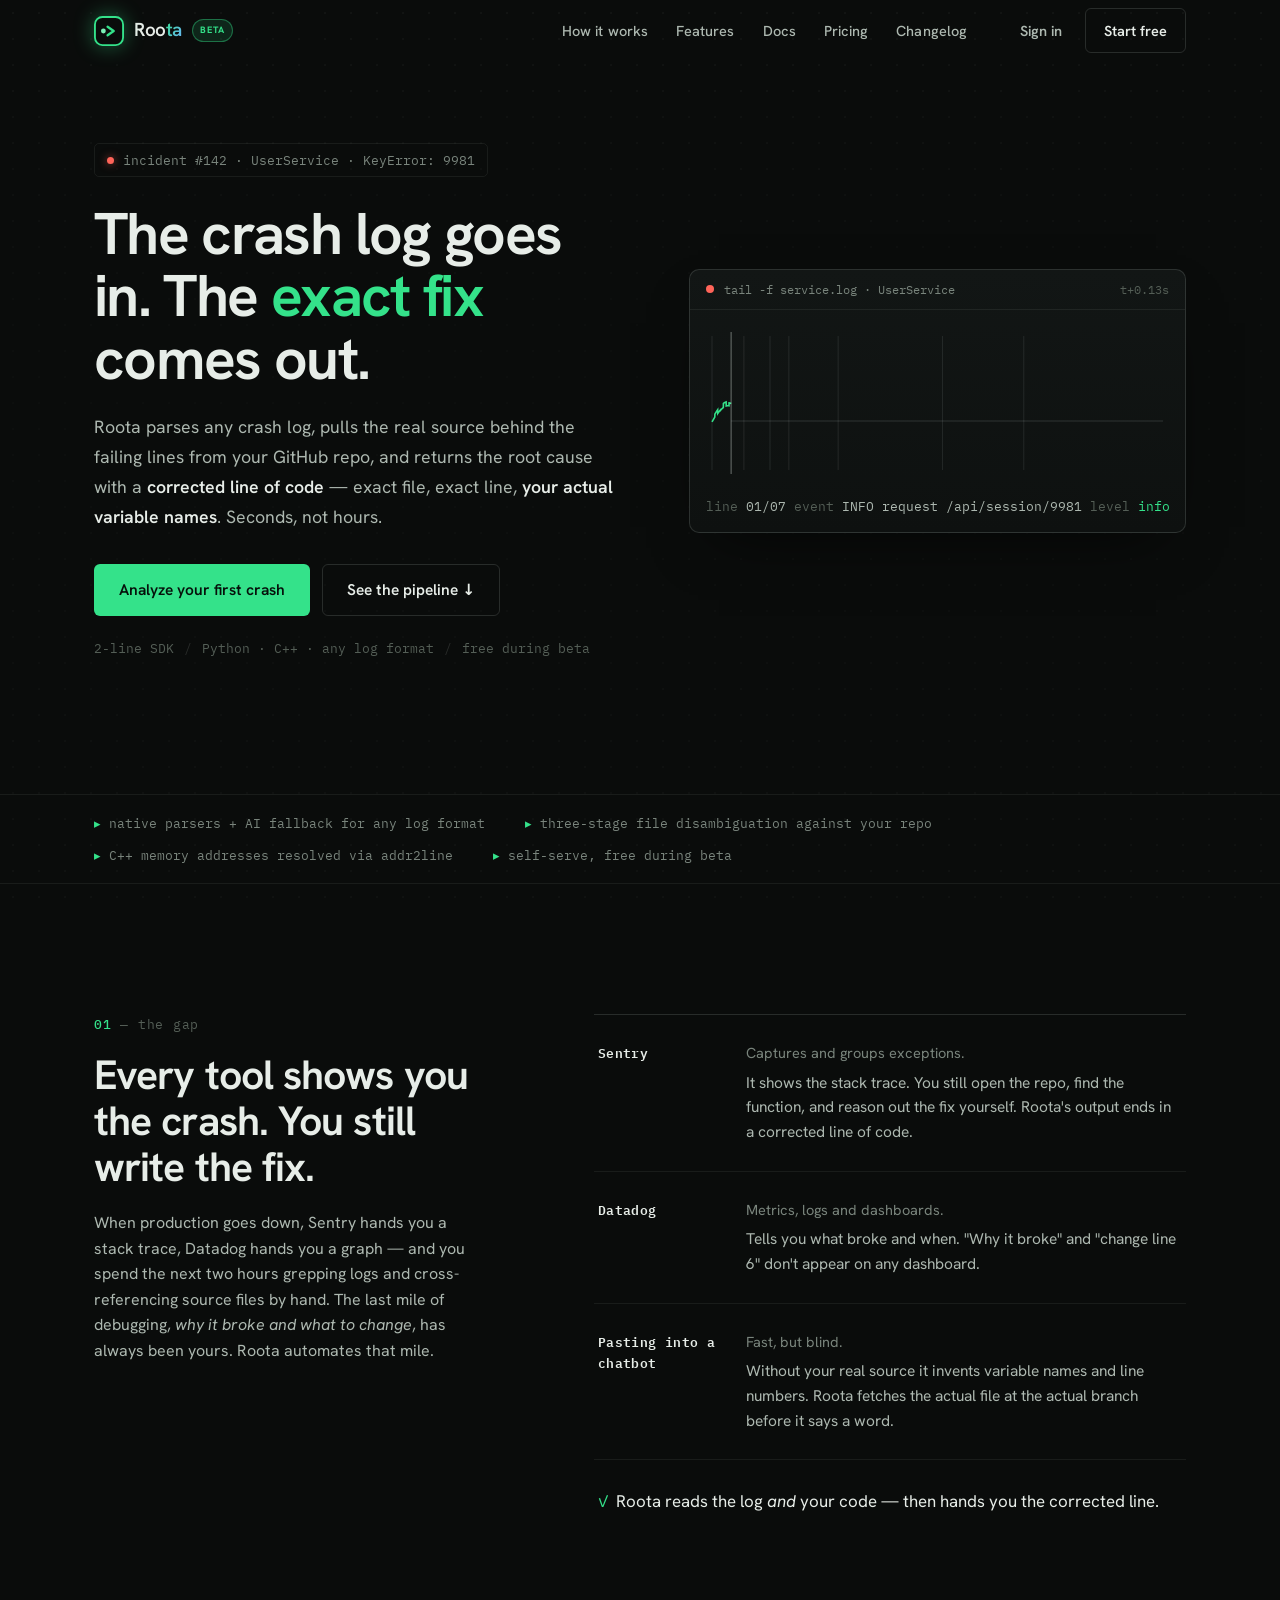
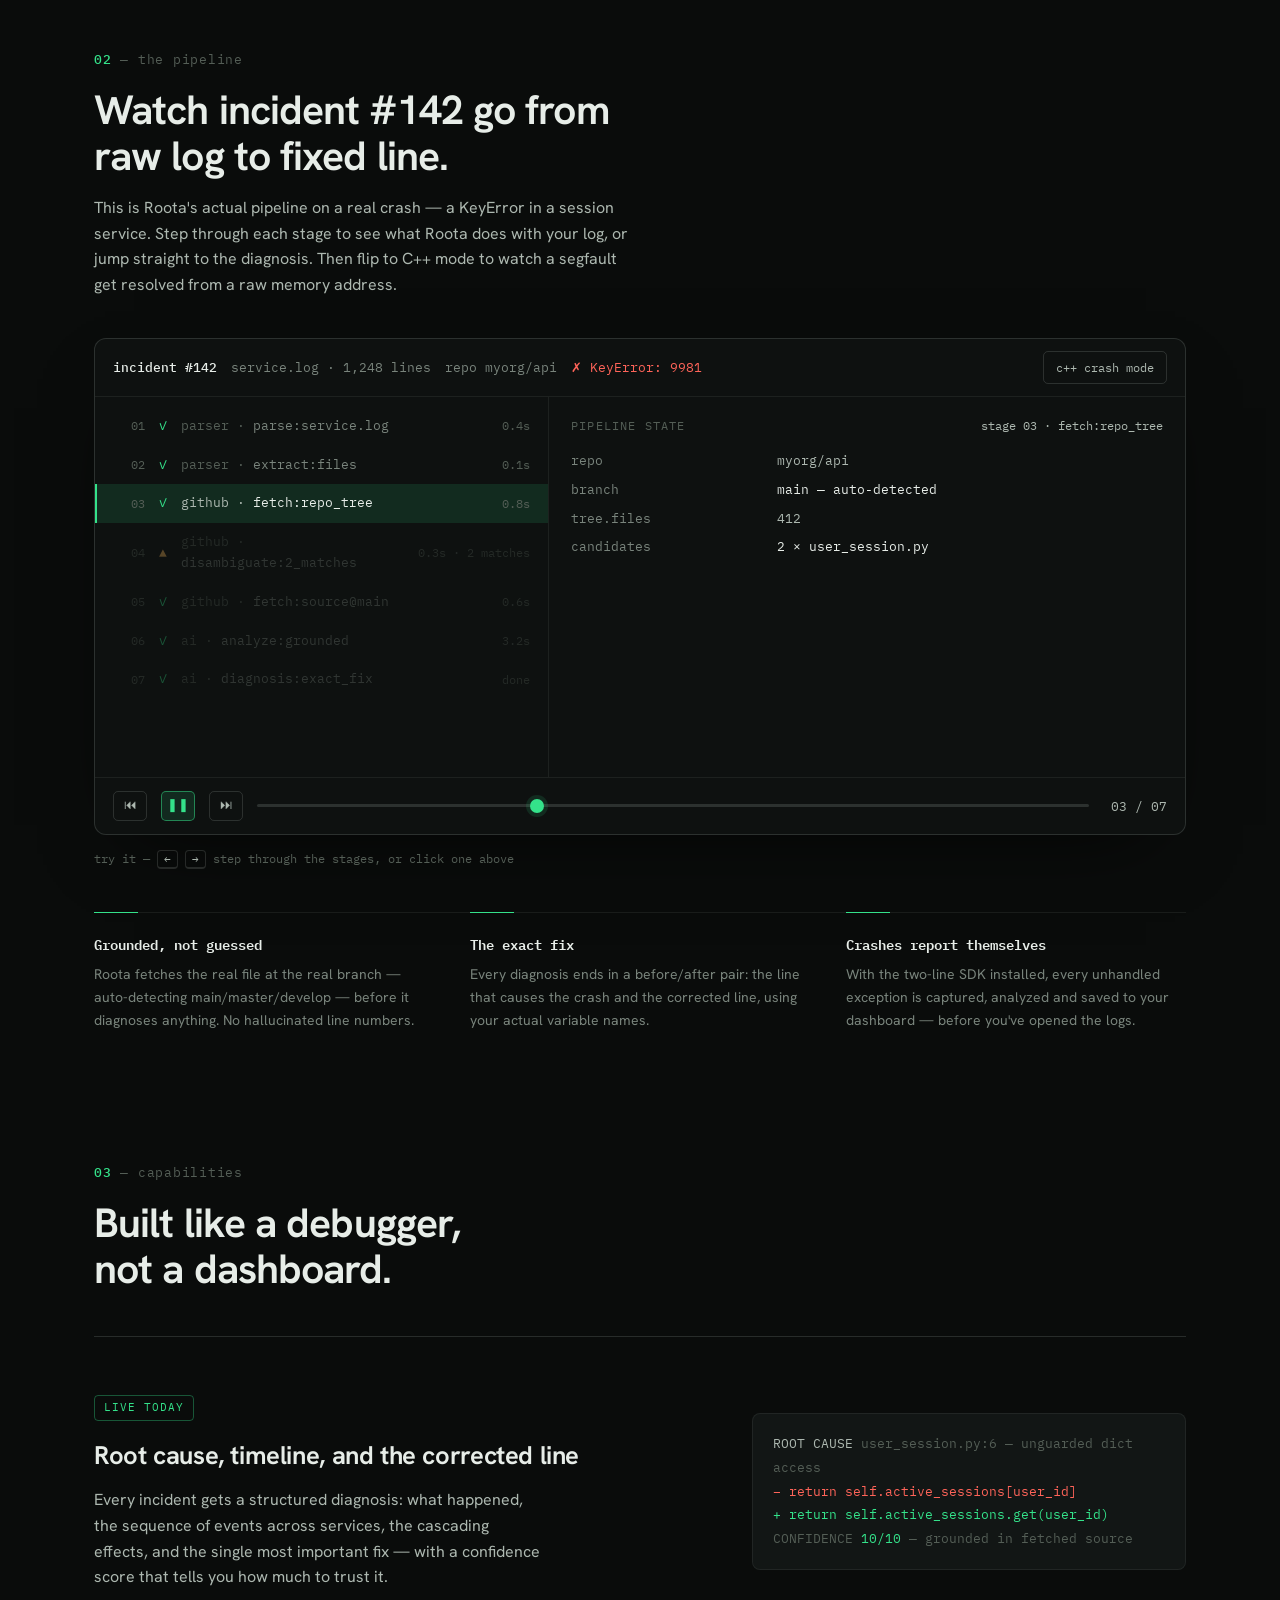
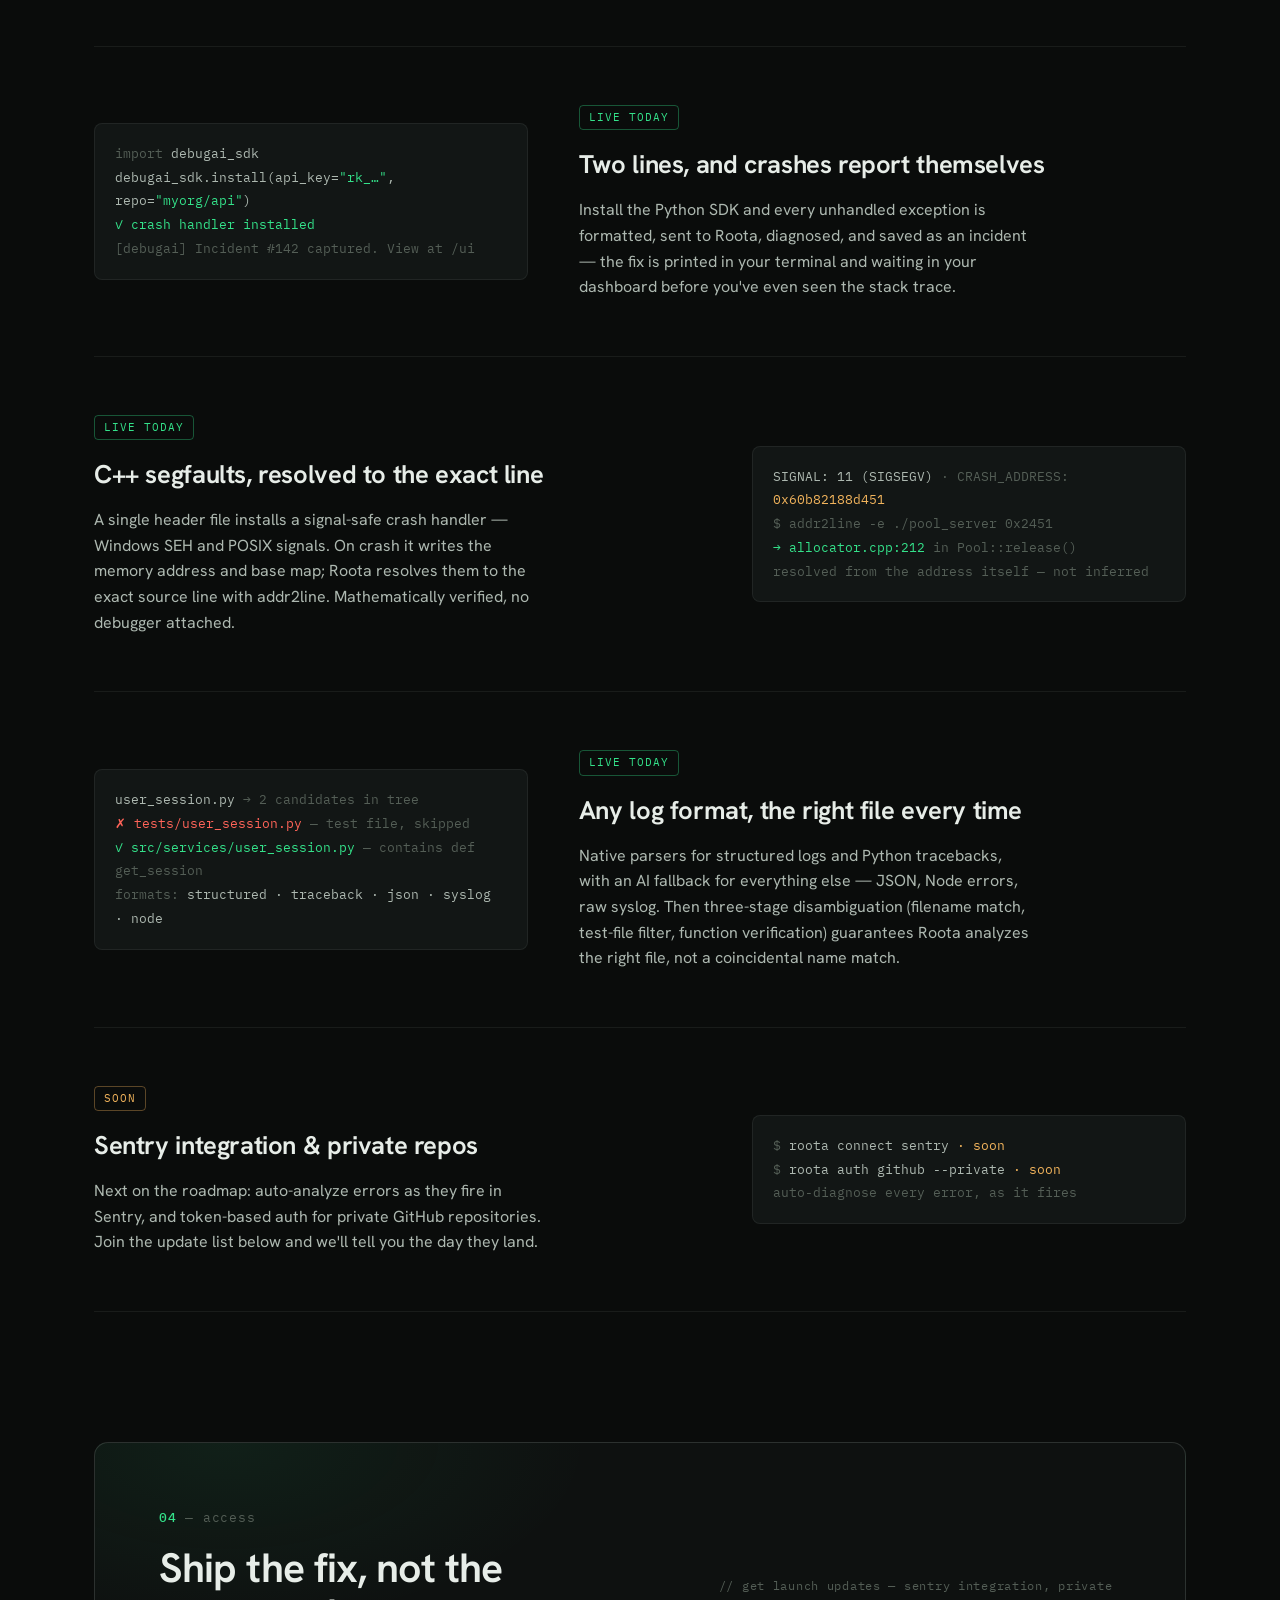
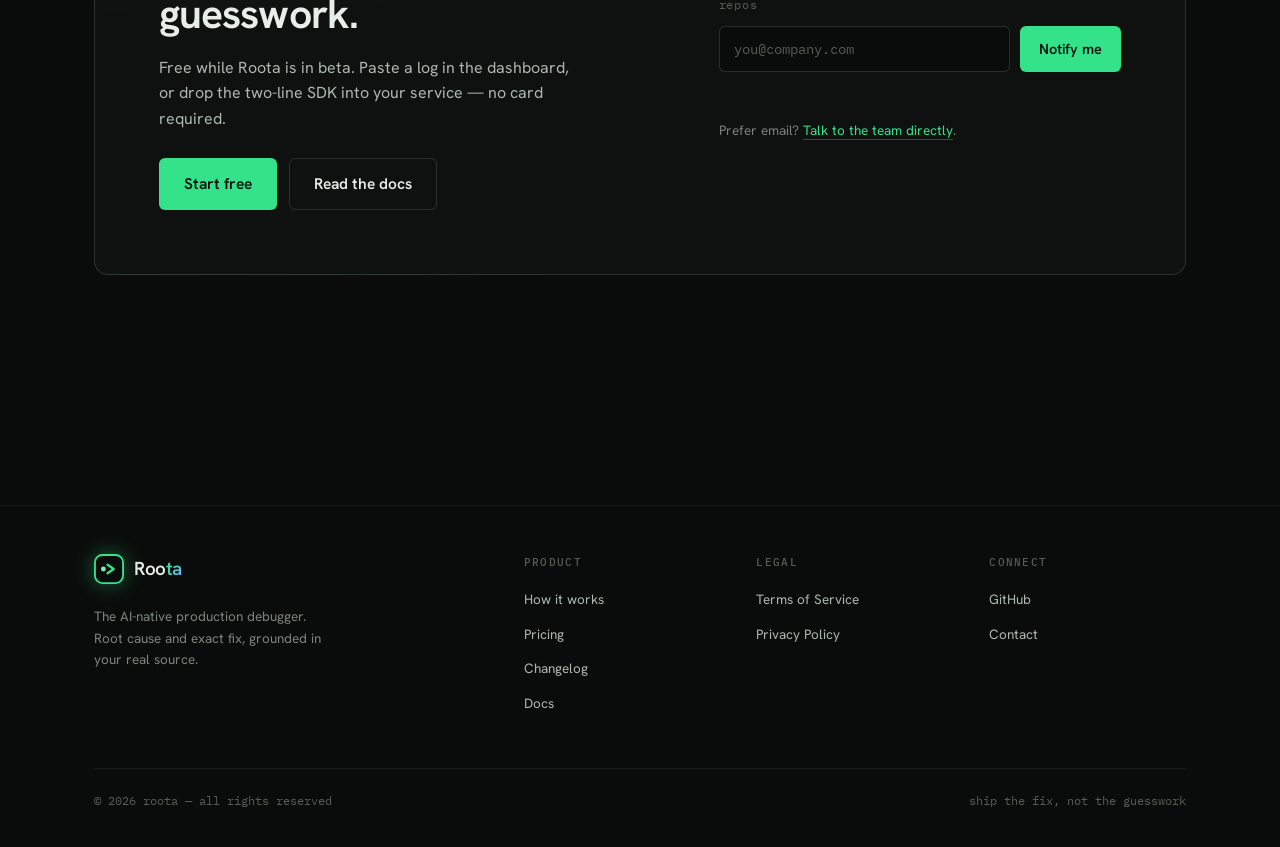
<file: landing.html>
<!DOCTYPE html>
<html lang="en">
<head>
  <meta charset="UTF-8">
  <meta name="viewport" content="width=device-width, initial-scale=1.0">
  <title>Roota — The crash log goes in. The exact fix comes out.</title>
  <meta name="description" content="Roota parses any crash log, fetches the real source behind the failing lines from GitHub, and returns the root cause with a corrected line of code — exact file, exact line, your actual variable names.">
  <meta name="theme-color" content="#0a0c0b">
  <link rel="icon" type="image/svg+xml" href="data:image/svg+xml,%3Csvg xmlns='http://www.w3.org/2000/svg' viewBox='0 0 32 32'%3E%3Crect x='1' y='1' width='30' height='30' rx='8' fill='%230a0c0b' stroke='%2334e28a' stroke-width='2'/%3E%3Ccircle cx='10' cy='16' r='2.6' fill='%237defb6'/%3E%3Cpath d='M14.5 11.5L21 16l-6.5 4.5' stroke='%2334e28a' stroke-width='2.5' stroke-linecap='round' stroke-linejoin='round' fill='none'/%3E%3C/svg%3E">
  <link rel="preconnect" href="https://fonts.googleapis.com">
  <link rel="preconnect" href="https://fonts.gstatic.com" crossorigin>
  <link href="https://fonts.googleapis.com/css2?family=Hanken+Grotesk:wght@400;500;600;700&family=IBM+Plex+Mono:wght@400;500;600&display=swap" rel="stylesheet">
  <link rel="stylesheet" href="/assets/landing.css">
</head>
<body>
  <a href="#main" class="skip-link">Skip to content</a>
  <div class="grid-bg" aria-hidden="true"></div>

  <!-- ================= NAV ================= -->
  <header class="nav" id="nav">
    <div class="nav-inner">
      <a href="/home" class="brand" aria-label="Roota home">
        <svg class="logo" viewBox="0 0 32 32" fill="none" xmlns="http://www.w3.org/2000/svg" aria-hidden="true">
          <rect x="1" y="1" width="30" height="30" rx="8" fill="#0a0c0b" stroke="#34e28a" stroke-width="2"/>
          <circle cx="10" cy="16" r="2.6" fill="#7defb6"/>
          <path d="M14.5 11.5L21 16l-6.5 4.5" stroke="#34e28a" stroke-width="2.5" stroke-linecap="round" stroke-linejoin="round"/>
        </svg>
        <span>Roo<span class="lw-2">ta</span></span><span class="beta">Beta</span>
      </a>
      <button class="menu-btn" aria-label="Toggle menu" aria-expanded="false" aria-controls="navLinks">
        <span></span><span></span><span></span>
      </button>
      <nav aria-label="Primary" style="display:contents;">
        <ul class="nav-links" id="navLinks">
          <li><a href="#debugger">How it works</a></li>
          <li><a href="#features">Features</a></li>
          <li><a href="/docs-page">Docs</a></li>
          <li><a href="/pricing">Pricing</a></li>
          <li><a href="/changelog">Changelog</a></li>
        </ul>
      </nav>
      <div class="nav-cta">
        <a href="/login" class="btn btn-ghost hide-m">Sign in</a>
        <a href="/login" class="btn btn-outline">Start free</a>
      </div>
    </div>
  </header>

  <main id="main">
    <!-- ================= HERO ================= -->
    <section class="hero wrap">
      <div class="hero-grid">
        <div>
          <a class="hero-eyebrow rv" href="#debugger">
            <span class="dot-err" aria-hidden="true"></span>
            incident #142 · UserService · KeyError: 9981
          </a>
          <h1 class="rv" style="--d:.05s; max-width:17ch;">The crash log goes in. The <span class="acc">exact fix</span> comes out.</h1>
          <p class="lede rv" style="--d:.1s">Roota parses any crash log, pulls the real source behind the failing lines from your GitHub repo, and returns the root cause with a <strong>corrected line of code</strong> — exact file, exact line, <strong>your actual variable names</strong>. Seconds, not hours.</p>
          <div class="hero-ctas rv" style="--d:.15s">
            <a href="/login" class="btn btn-solid btn-lg">Analyze your first crash</a>
            <a href="#debugger" class="btn btn-outline btn-lg">See the pipeline ↓</a>
          </div>
          <p class="hero-facts rv" style="--d:.2s">
            <span>2-line SDK</span><span class="sep">/</span>
            <span>Python · C++ · any log format</span><span class="sep">/</span>
            <span>free during beta</span>
          </p>
        </div>

        <div class="rv" style="--d:.18s">
          <div class="trace-panel">
            <div class="panel-bar">
              <span class="led" aria-hidden="true"></span>
              <span>tail -f service.log · UserService</span>
              <span class="spacer" id="scopeClock">t+0.00s</span>
            </div>
            <div class="scope-body">
              <canvas id="scope" aria-label="Log activity of a service, spiking into errors and ending in a fatal crash" role="img"></canvas>
            </div>
            <div class="scope-readout" id="scopeReadout">
              <span class="k">line</span><span id="roFrame">01/07</span>
              <span class="k">event</span><span id="roStep">INFO request received</span>
              <span class="k">level</span><span id="roState" class="status-ok">info</span>
            </div>
          </div>
        </div>
      </div>
    </section>

    <!-- ================= FACTS STRIP ================= -->
    <div class="strip">
      <div class="strip-inner">
        <span>native parsers + AI fallback for any log format</span>
        <span>three-stage file disambiguation against your repo</span>
        <span>C++ memory addresses resolved via addr2line</span>
        <span>self-serve, free during beta</span>
      </div>
    </div>

    <!-- ================= POSITIONING ================= -->
    <section class="section wrap" id="positioning">
      <div class="gap-grid">
        <div class="gap-left">
          <span class="sec-eyebrow rv"><b>01</b> — the gap</span>
          <h2 class="rv" style="--d:.05s">Every tool shows you the crash. You still write the fix.</h2>
          <p class="rv" style="--d:.1s">When production goes down, Sentry hands you a stack trace, Datadog hands you a graph — and you spend the next two hours grepping logs and cross-referencing source files by hand. The last mile of debugging, <em>why it broke and what to change</em>, has always been yours. Roota automates that mile.</p>
        </div>
        <div>
          <div class="ledger">
            <div class="ledger-row rv">
              <div class="who">Sentry</div>
              <div>
                <div class="does">Captures and groups exceptions.</div>
                <div class="stops">It shows the stack trace. You still open the repo, find the function, and reason out the fix yourself. Roota's output ends in a corrected line of code.</div>
              </div>
            </div>
            <div class="ledger-row rv" style="--d:.06s">
              <div class="who">Datadog</div>
              <div>
                <div class="does">Metrics, logs and dashboards.</div>
                <div class="stops">Tells you what broke and when. "Why it broke" and "change line 6" don't appear on any dashboard.</div>
              </div>
            </div>
            <div class="ledger-row rv" style="--d:.12s">
              <div class="who">Pasting into a chatbot</div>
              <div>
                <div class="does">Fast, but blind.</div>
                <div class="stops">Without your real source it invents variable names and line numbers. Roota fetches the actual file at the actual branch before it says a word.</div>
              </div>
            </div>
          </div>
          <p class="ledger-close rv" style="--d:.18s"><span class="tick">✓</span>Roota reads the log <em>and</em> your code — then hands you the corrected line.</p>
        </div>
      </div>
    </section>

    <!-- ================= PIPELINE DEMO ================= -->
    <section class="section wrap" id="debugger" style="padding-top:0;">
      <div class="demo-head">
        <span class="sec-eyebrow rv"><b>02</b> — the pipeline</span>
        <h2 class="rv" style="--d:.05s">Watch incident #142 go from raw log to fixed line.</h2>
        <p class="rv" style="--d:.1s">This is Roota's actual pipeline on a real crash — a KeyError in a session service. Step through each stage to see what Roota does with your log, or jump straight to the diagnosis. Then flip to C++ mode to watch a segfault get resolved from a raw memory address.</p>
      </div>

      <div class="debugger rv" style="--d:.12s">
        <div class="dbg-bar">
          <span class="run-id">incident #142</span>
          <span>service.log · 1,248 lines</span>
          <span>repo myorg/api</span>
          <span class="crash">✗ KeyError: 9981</span>
          <button class="dbg-diff-toggle" id="diffToggle" aria-pressed="false">c++ crash mode</button>
        </div>
        <div class="dbg-body">
          <div class="steps-pane" id="stepsPane" role="list" aria-label="Stages of the Roota analysis pipeline"></div>
          <div class="state-pane" id="statePane" aria-live="polite"></div>
        </div>
        <div class="transport">
          <button class="t-btn" id="tPrev" aria-label="Previous stage">⏮</button>
          <button class="t-btn" id="tPlay" aria-label="Play" aria-pressed="false">▶</button>
          <button class="t-btn" id="tNext" aria-label="Next stage">⏭</button>
          <div class="scrubber">
            <input type="range" id="tScrub" min="0" max="6" step="1" value="0" aria-label="Scrub through pipeline stages">
          </div>
          <span class="t-pos" id="tPos">01 / 07</span>
        </div>
      </div>
      <p class="dbg-hint rv">try it — <kbd>←</kbd> <kbd>→</kbd> step through the stages, or click one above</p>

      <div class="demo-caps">
        <div class="demo-cap rv">
          <h3>Grounded, not guessed</h3>
          <p>Roota fetches the real file at the real branch — auto-detecting main/master/develop — before it diagnoses anything. No hallucinated line numbers.</p>
        </div>
        <div class="demo-cap rv" style="--d:.06s">
          <h3>The exact fix</h3>
          <p>Every diagnosis ends in a before/after pair: the line that causes the crash and the corrected line, using your actual variable names.</p>
        </div>
        <div class="demo-cap rv" style="--d:.12s">
          <h3>Crashes report themselves</h3>
          <p>With the two-line SDK installed, every unhandled exception is captured, analyzed and saved to your dashboard — before you've opened the logs.</p>
        </div>
      </div>
    </section>

    <!-- ================= FEATURES ================= -->
    <section class="section wrap" id="features" style="padding-top:0;">
      <span class="sec-eyebrow rv"><b>03</b> — capabilities</span>
      <h2 class="rv" style="--d:.05s">Built like a debugger,<br>not a dashboard.</h2>

      <div class="feat-list">
        <div class="feat-row rv">
          <div class="feat-copy">
            <span class="feat-tag live">live today</span>
            <h3>Root cause, timeline, and the corrected line</h3>
            <p>Every incident gets a structured diagnosis: what happened, the sequence of events across services, the cascading effects, and the single most important fix — with a confidence score that tells you how much to trust it.</p>
          </div>
          <div class="feat-vis" aria-hidden="true">
            <span class="c-t">ROOT CAUSE</span> <span class="c-f">user_session.py:6 — unguarded dict access</span><br>
            <span class="c-r">−  return self.active_sessions[user_id]</span><br>
            <span class="c-g">+  return self.active_sessions.get(user_id)</span><br>
            <span class="c-f">CONFIDENCE</span> <span class="c-g">10/10</span> <span class="c-f">— grounded in fetched source</span>
          </div>
        </div>

        <div class="feat-row rv">
          <div class="feat-copy">
            <span class="feat-tag live">live today</span>
            <h3>Two lines, and crashes report themselves</h3>
            <p>Install the Python SDK and every unhandled exception is formatted, sent to Roota, diagnosed, and saved as an incident — the fix is printed in your terminal and waiting in your dashboard before you've even seen the stack trace.</p>
          </div>
          <div class="feat-vis" aria-hidden="true">
            <span class="c-f">import</span> <span class="c-t">debugai_sdk</span><br>
            <span class="c-t">debugai_sdk.install(api_key=</span><span class="c-g">"rk_…"</span><span class="c-t">, repo=</span><span class="c-g">"myorg/api"</span><span class="c-t">)</span><br>
            <span class="c-g">✓ crash handler installed</span><br>
            <span class="c-f">[debugai] Incident #142 captured. View at /ui</span>
          </div>
        </div>

        <div class="feat-row rv">
          <div class="feat-copy">
            <span class="feat-tag live">live today</span>
            <h3>C++ segfaults, resolved to the exact line</h3>
            <p>A single header file installs a signal-safe crash handler — Windows SEH and POSIX signals. On crash it writes the memory address and base map; Roota resolves them to the exact source line with addr2line. Mathematically verified, no debugger attached.</p>
          </div>
          <div class="feat-vis" aria-hidden="true">
            <span class="c-t">SIGNAL: 11 (SIGSEGV)</span> <span class="c-f">· CRASH_ADDRESS:</span> <span class="c-a">0x60b82188d451</span><br>
            <span class="c-f">$ addr2line -e ./pool_server 0x2451</span><br>
            <span class="c-g">→ allocator.cpp:212</span> <span class="c-f">in Pool::release()</span><br>
            <span class="c-f">resolved from the address itself — not inferred</span>
          </div>
        </div>

        <div class="feat-row rv">
          <div class="feat-copy">
            <span class="feat-tag live">live today</span>
            <h3>Any log format, the right file every time</h3>
            <p>Native parsers for structured logs and Python tracebacks, with an AI fallback for everything else — JSON, Node errors, raw syslog. Then three-stage disambiguation (filename match, test-file filter, function verification) guarantees Roota analyzes the right file, not a coincidental name match.</p>
          </div>
          <div class="feat-vis" aria-hidden="true">
            <span class="c-t">user_session.py</span> <span class="c-f">→ 2 candidates in tree</span><br>
            <span class="c-r">✗ tests/user_session.py</span> <span class="c-f">— test file, skipped</span><br>
            <span class="c-g">✓ src/services/user_session.py</span> <span class="c-f">— contains def get_session</span><br>
            <span class="c-f">formats:</span> <span class="c-t">structured · traceback · json · syslog · node</span>
          </div>
        </div>

        <div class="feat-row rv">
          <div class="feat-copy">
            <span class="feat-tag beta">soon</span>
            <h3>Sentry integration & private repos</h3>
            <p>Next on the roadmap: auto-analyze errors as they fire in Sentry, and token-based auth for private GitHub repositories. Join the update list below and we'll tell you the day they land.</p>
          </div>
          <div class="feat-vis" aria-hidden="true">
            <span class="c-f">$</span> <span class="c-t">roota connect sentry</span> <span class="c-a">· soon</span><br>
            <span class="c-f">$</span> <span class="c-t">roota auth github --private</span> <span class="c-a">· soon</span><br>
            <span class="c-f">auto-diagnose every error, as it fires</span>
          </div>
        </div>
      </div>
    </section>

    <!-- ================= CTA ================= -->
    <section class="section wrap" id="waitlist" style="padding-top:0;">
      <div class="cta-grid rv">
        <div>
          <span class="sec-eyebrow"><b>04</b> — access</span>
          <h2>Ship the fix, not the guesswork.</h2>
          <p class="sub">Free while Roota is in beta. Paste a log in the dashboard, or drop the two-line SDK into your service — no card required.</p>
          <div class="hero-ctas" style="margin-top:26px; margin-bottom:0;">
            <a href="/login" class="btn btn-solid btn-lg">Start free</a>
            <a href="/docs-page" class="btn btn-outline btn-lg">Read the docs</a>
          </div>
        </div>
        <form class="wl-form" id="wlForm" novalidate>
          <label class="wl-label" for="wlEmail">// get launch updates — sentry integration, private repos</label>
          <div class="wl-row">
            <input type="email" id="wlEmail" name="email" placeholder="you@company.com" autocomplete="email" required>
            <button type="submit" class="btn btn-solid" id="wlBtn">Notify me</button>
          </div>
          <p class="wl-msg" id="wlMsg" role="status"></p>
          <p class="wl-alt">Prefer email? <a href="mailto:abdkhan1076@gmail.com">Talk to the team directly</a>.</p>
        </form>
      </div>
    </section>
  </main>

  <!-- ================= FOOTER ================= -->
  <footer class="footer">
    <div class="footer-inner">
      <div class="footer-grid">
        <div class="footer-brand">
          <a href="/home" class="brand" aria-label="Roota home">
            <svg class="logo" viewBox="0 0 32 32" fill="none" xmlns="http://www.w3.org/2000/svg" aria-hidden="true">
              <rect x="1" y="1" width="30" height="30" rx="8" fill="#0a0c0b" stroke="#34e28a" stroke-width="2"/>
              <circle cx="10" cy="16" r="2.6" fill="#7defb6"/>
              <path d="M14.5 11.5L21 16l-6.5 4.5" stroke="#34e28a" stroke-width="2.5" stroke-linecap="round" stroke-linejoin="round"/>
            </svg>
            <span>Roo<span class="lw-2">ta</span></span>
          </a>
          <p>The AI-native production debugger. Root cause and exact fix, grounded in your real source.</p>
        </div>
        <div class="footer-col">
          <h4>Product</h4>
          <ul>
            <li><a href="#debugger">How it works</a></li>
            <li><a href="/pricing">Pricing</a></li>
            <li><a href="/changelog">Changelog</a></li>
            <li><a href="/docs-page">Docs</a></li>
          </ul>
        </div>
        <div class="footer-col">
          <h4>Legal</h4>
          <ul>
            <li><a href="/terms">Terms of Service</a></li>
            <li><a href="/privacy">Privacy Policy</a></li>
          </ul>
        </div>
        <div class="footer-col">
          <h4>Connect</h4>
          <ul>
            <li><a href="https://github.com/AbdullahKhan-77" rel="noopener">GitHub</a></li>
            <li><a href="mailto:abdkhan1076@gmail.com">Contact</a></li>
          </ul>
        </div>
      </div>
      <div class="footer-bottom">
        <p>© <span data-year>2026</span> roota — all rights reserved</p>
        <p>ship the fix, not the guesswork</p>
      </div>
    </div>
  </footer>

  <script src="/assets/landing.js" defer></script>
</body>
</html>
</file>
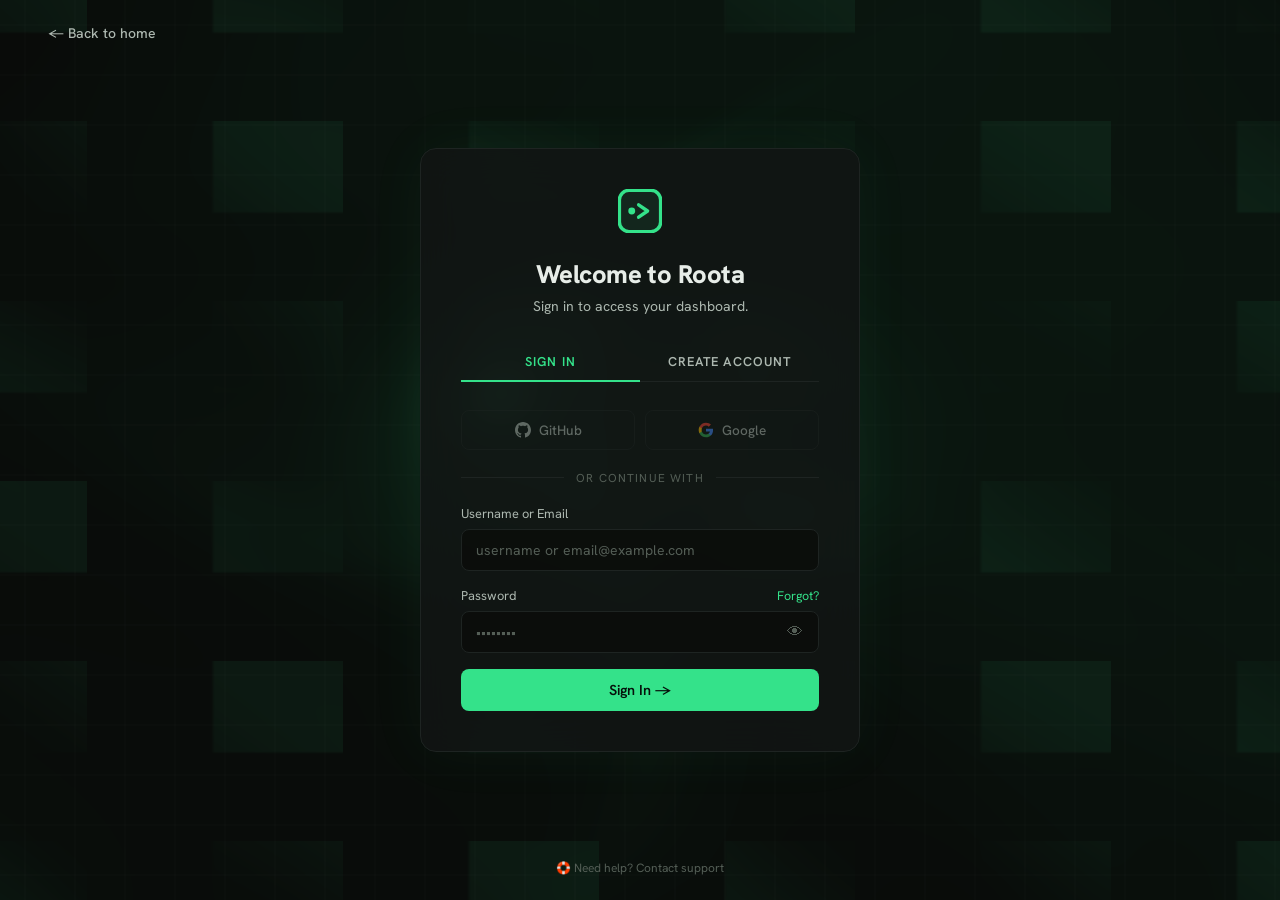
<file: login.html>
<!DOCTYPE html>
<html lang="en">
<head>
    <meta charset="UTF-8">
    <meta name="viewport" content="width=device-width, initial-scale=1.0">
    <title>Roota — Sign In</title>
    <link rel="preconnect" href="https://fonts.googleapis.com">
    <link rel="icon" type="image/svg+xml" href="data:image/svg+xml,%3Csvg xmlns='http://www.w3.org/2000/svg' viewBox='0 0 32 32' fill='none'%3E%3Crect x='1' y='1' width='30' height='30' rx='7' stroke='%2334e28a' stroke-width='2.5' fill='%230a0c0b'/%3E%3Ccircle cx='10' cy='16' r='2.5' fill='%2334e28a'/%3E%3Cpath d='M15 11.5L21.5 16L15 20.5' stroke='%2334e28a' stroke-width='2.5' stroke-linecap='round' stroke-linejoin='round'/%3E%3C/svg%3E">
    <link href="https://fonts.googleapis.com/css2?family=Hanken+Grotesk:wght@400;500;600;700&family=IBM+Plex+Mono:wght@400;500&display=swap" rel="stylesheet">
    <style>
        * { box-sizing: border-box; margin: 0; padding: 0; }

        :root {
            --bg: #0a0c0b;
            --surface: #121615;
            --surface2: #101413;
            --border: #1e2422;
            --blue: #34e28a;
            --blue-dim: #34e28a15;
            --text: #e7ede8;
            --muted: #adb8b0;
            --muted2: #545e56;
        }

        html, body {
            font-family: 'Hanken Grotesk', sans-serif;
            background: var(--bg);
            color: var(--text);
            min-height: 100vh;
            overflow-x: hidden;
        }

        /* SHADER */
        #shader-canvas {
            position: fixed;
            top: 0; left: 0;
            width: 100%; height: 100%;
            z-index: 0;
            pointer-events: none;
        }

        /* BACK LINK */
        .back-link {
            position: fixed;
            top: 24px;
            left: 48px;
            z-index: 10;
            display: flex;
            align-items: center;
            gap: 8px;
            color: var(--muted);
            text-decoration: none;
            font-size: 0.875rem;
            font-weight: 500;
            transition: color 0.2s;
        }

        .back-link:hover { color: var(--text); }

        /* PAGE LAYOUT */
        .page {
            position: relative;
            z-index: 1;
            min-height: 100vh;
            display: flex;
            align-items: center;
            justify-content: center;
            padding: 80px 20px;
        }

        /* AUTH CARD */
        .auth-card {
            width: 100%;
            max-width: 440px;
            background: rgba(18, 22, 21, 0.85);
            border: 1px solid var(--border);
            border-radius: 16px;
            padding: 40px;
            backdrop-filter: blur(20px);
            box-shadow: 0 0 60px rgba(52, 226, 138, 0.05);
        }

        /* LOGO */
        .card-logo {
            display: flex;
            justify-content: center;
            margin-bottom: 24px;
        }

        /* HEADING */
        .card-heading {
            text-align: center;
            margin-bottom: 28px;
        }

        .card-heading h1 {
            font-size: 1.6rem;
            font-weight: 800;
            letter-spacing: -0.02em;
            margin-bottom: 6px;
        }

        .card-heading p {
            font-size: 0.875rem;
            color: var(--muted);
        }

        /* TABS */
        .tabs {
            display: flex;
            border-bottom: 1px solid var(--border);
            margin-bottom: 28px;
        }

        .tab {
            flex: 1;
            padding: 10px;
            text-align: center;
            font-size: 0.8rem;
            font-weight: 600;
            text-transform: uppercase;
            letter-spacing: 0.08em;
            color: var(--muted);
            cursor: pointer;
            border: none;
            background: transparent;
            border-bottom: 2px solid transparent;
            margin-bottom: -1px;
            transition: all 0.2s;
            font-family: 'Hanken Grotesk', sans-serif;
        }

        .tab.active {
            color: var(--blue);
            border-bottom-color: var(--blue);
        }

        /* SOCIAL BUTTONS */
        .social-row {
            display: grid;
            grid-template-columns: 1fr 1fr;
            gap: 10px;
            margin-bottom: 20px;
        }

        .social-btn {
            display: flex;
            align-items: center;
            justify-content: center;
            gap: 8px;
            padding: 10px;
            background: transparent;
            border: 1px solid var(--border);
            border-radius: 8px;
            color: var(--muted);
            font-size: 0.85rem;
            font-weight: 500;
            cursor: not-allowed;
            opacity: 0.5;
            font-family: 'Hanken Grotesk', sans-serif;
        }

        /* DIVIDER */
        .divider {
            display: flex;
            align-items: center;
            gap: 12px;
            margin-bottom: 20px;
        }

        .divider-line {
            flex: 1;
            height: 1px;
            background: var(--border);
        }

        .divider span {
            font-size: 0.72rem;
            color: var(--muted2);
            text-transform: uppercase;
            letter-spacing: 0.1em;
            white-space: nowrap;
        }

        /* FORM */
        .form-group {
            margin-bottom: 16px;
        }

        .form-row {
            display: grid;
            grid-template-columns: 1fr 1fr;
            gap: 12px;
            margin-bottom: 16px;
        }

        .form-label {
            display: flex;
            justify-content: space-between;
            align-items: center;
            font-size: 0.8rem;
            color: var(--muted);
            margin-bottom: 7px;
        }

        .forgot-link {
            color: var(--blue);
            text-decoration: none;
            font-size: 0.78rem;
            transition: opacity 0.2s;
        }

        .forgot-link:hover { opacity: 0.7; }

        .input-wrap {
            position: relative;
        }

        input {
            width: 100%;
            padding: 11px 14px;
            background: rgba(10, 12, 11, 0.8);
            border: 1px solid var(--border);
            border-radius: 8px;
            color: var(--text);
            font-size: 0.875rem;
            font-family: 'Hanken Grotesk', sans-serif;
            transition: border-color 0.2s;
            outline: none;
        }

        input:focus { border-color: var(--blue); }
        input::placeholder { color: var(--muted2); }

        .password-toggle {
            position: absolute;
            right: 12px;
            top: 50%;
            transform: translateY(-50%);
            background: none;
            border: none;
            color: var(--muted2);
            cursor: pointer;
            padding: 4px;
            font-size: 1rem;
            line-height: 1;
        }

        /* SUBMIT */
        .submit-btn {
            width: 100%;
            padding: 12px;
            background: var(--blue);
            border: none;
            border-radius: 8px;
            color: #06110b;
            font-size: 0.9rem;
            font-weight: 600;
            cursor: pointer;
            transition: all 0.2s;
            font-family: 'Hanken Grotesk', sans-serif;
            display: flex;
            align-items: center;
            justify-content: center;
            gap: 8px;
            margin-top: 4px;
        }

        .submit-btn:hover {
            background: #2bc97a;
            transform: translateY(-1px);
            box-shadow: 0 8px 20px -8px rgba(52,226,138,0.5);
        }

        .submit-btn:disabled {
            opacity: 0.6;
            cursor: not-allowed;
            transform: none;
        }

        /* ERROR */
        .error-msg {
            background: rgba(255, 100, 89, 0.1);
            border: 1px solid rgba(255, 100, 89, 0.3);
            border-radius: 6px;
            padding: 10px 14px;
            color: #ffb3ae;
            font-size: 0.825rem;
            margin-top: 14px;
            display: none;
        }

        /* FOOTER */
        .card-footer {
            text-align: center;
            margin-top: 20px;
            font-size: 0.78rem;
            color: var(--muted2);
        }

        .card-footer a {
            color: var(--blue);
            text-decoration: none;
        }

        /* SUPPORT LINK */
        .support-link {
            position: fixed;
            bottom: 24px;
            left: 50%;
            transform: translateX(-50%);
            z-index: 10;
            font-size: 0.75rem;
            color: var(--muted2);
            display: flex;
            align-items: center;
            gap: 6px;
            text-decoration: none;
        }

        .support-link:hover { color: var(--muted); }
    </style>
</head>
<body>

<canvas id="shader-canvas"></canvas>

<!-- BACK TO HOME -->
<a href="/home" class="back-link">
    ← Back to home
</a>

<div class="page">
    <div class="auth-card">

        <!-- LOGO -->
        <div class="card-logo">
            <svg width="44" height="44" viewBox="0 0 32 32" fill="none" xmlns="http://www.w3.org/2000/svg">
                <rect x="1" y="1" width="30" height="30" rx="7" stroke="#34e28a" stroke-width="2.5" fill="rgba(52,226,138,0.08)"/>
                <circle cx="10" cy="16" r="2.5" fill="#34e28a"/>
                <path d="M15 11.5L21.5 16L15 20.5" stroke="#34e28a" stroke-width="2.5" stroke-linecap="round" stroke-linejoin="round"/>
            </svg>
        </div>

        <!-- HEADING -->
        <div class="card-heading">
            <h1 id="cardTitle">Welcome to Roota</h1>
            <p id="cardSubtitle">Sign in to access your dashboard.</p>
        </div>

        <!-- TABS -->
        <div class="tabs">
            <button class="tab active" id="signinTab" onclick="switchTab('signin')">Sign In</button>
            <button class="tab" id="signupTab" onclick="switchTab('signup')">Create Account</button>
        </div>

        <!-- SOCIAL BUTTONS (visual only) -->
        <div class="social-row">
            <button class="social-btn" title="Coming soon">
                <svg width="16" height="16" viewBox="0 0 24 24" fill="currentColor"><path d="M12 0c-6.626 0-12 5.373-12 12 0 5.302 3.438 9.8 8.207 11.387.599.111.793-.261.793-.577v-2.234c-3.338.726-4.033-1.416-4.033-1.416-.546-1.387-1.333-1.756-1.333-1.756-1.089-.745.083-.729.083-.729 1.205.084 1.839 1.237 1.839 1.237 1.07 1.834 2.807 1.304 3.492.997.107-.775.418-1.305.762-1.604-2.665-.305-5.467-1.334-5.467-5.931 0-1.311.469-2.381 1.236-3.221-.124-.303-.535-1.524.117-3.176 0 0 1.008-.322 3.301 1.23.957-.266 1.983-.399 3.003-.404 1.02.005 2.047.138 3.006.404 2.291-1.552 3.297-1.23 3.297-1.23.653 1.653.242 2.874.118 3.176.77.84 1.235 1.911 1.235 3.221 0 4.609-2.807 5.624-5.479 5.921.43.372.823 1.102.823 2.222v3.293c0 .319.192.694.801.576 4.765-1.589 8.199-6.086 8.199-11.386 0-6.627-5.373-12-12-12z"/></svg>
                GitHub
            </button>
            <button class="social-btn" title="Coming soon">
                <svg width="16" height="16" viewBox="0 0 24 24"><path fill="#4285F4" d="M22.56 12.25c0-.78-.07-1.53-.2-2.25H12v4.26h5.92c-.26 1.37-1.04 2.53-2.21 3.31v2.77h3.57c2.08-1.92 3.28-4.74 3.28-8.09z"/><path fill="#34A853" d="M12 23c2.97 0 5.46-.98 7.28-2.66l-3.57-2.77c-.98.66-2.23 1.06-3.71 1.06-2.86 0-5.29-1.93-6.16-4.53H2.18v2.84C3.99 20.53 7.7 23 12 23z"/><path fill="#FBBC05" d="M5.84 14.09c-.22-.66-.35-1.36-.35-2.09s.13-1.43.35-2.09V7.07H2.18C1.43 8.55 1 10.22 1 12s.43 3.45 1.18 4.93l2.85-2.22.81-.62z"/><path fill="#EA4335" d="M12 5.38c1.62 0 3.06.56 4.21 1.64l3.15-3.15C17.45 2.09 14.97 1 12 1 7.7 1 3.99 3.47 2.18 7.07l3.66 2.84c.87-2.6 3.3-4.53 6.16-4.53z"/></svg>
                Google
            </button>
        </div>

        <!-- DIVIDER -->
        <div class="divider">
            <div class="divider-line"></div>
            <span>Or continue with</span>
            <div class="divider-line"></div>
        </div>

        <!-- SIGN IN FORM -->
        <div id="signinForm">
            <div class="form-group">
                <div class="form-label">
                    <span>Username or Email</span>
                </div>
                <input type="text" id="loginIdentifier" placeholder="username or email@example.com" autocomplete="username">
            </div>
            <div class="form-group">
                <div class="form-label">
                    <span>Password</span>
                    <a href="#" class="forgot-link" onclick="showForgotPassword(); return false;">Forgot?</a>
                </div>
                <div class="input-wrap">
                    <input type="password" id="loginPassword" placeholder="••••••••" autocomplete="current-password">
                    <button class="password-toggle" onclick="togglePassword('loginPassword', this)" type="button">👁</button>
                </div>
            </div>
            <button class="submit-btn" id="signinBtn" onclick="submitSignin()">
                Sign In →
            </button>
            <div class="error-msg" id="signinError"></div>
        </div>

        <!-- SIGN UP FORM -->
        <div id="signupForm" style="display:none;">
            <div class="form-row">
                <div>
                    <div class="form-label"><span>Full Name</span></div>
                    <input type="text" id="signupName" placeholder="Abdullah Khan" autocomplete="name">
                </div>
                <div>
                    <div class="form-label"><span>Username</span></div>
                    <input type="text" id="signupUsername" placeholder="abdullahkhan" autocomplete="username">
                </div>
            </div>
            <div class="form-group">
                <div class="form-label"><span>Email Address</span></div>
                <input type="email" id="signupEmail" placeholder="engineer@company.com" autocomplete="email">
            </div>
            <div class="form-group">
                <div class="form-label"><span>Password</span></div>
                <div class="input-wrap">
                    <input type="password" id="signupPassword" placeholder="••••••••" autocomplete="new-password">
                    <button class="password-toggle" onclick="togglePassword('signupPassword', this)" type="button">👁</button>
                </div>
            </div>
            <button class="submit-btn" id="signupBtn" onclick="submitSignup()">
                Create Account →
            </button>
            <div class="error-msg" id="signupError"></div>
        </div>

        <!-- FORGOT PASSWORD FORM -->
<div id="forgotForm" style="display:none;">
    <div class="form-group">
        <div class="form-label"><span>Email</span></div>
        <div class="input-wrap">
            <input type="email" id="forgotEmail" placeholder="you@example.com" autocomplete="email">
        </div>
    </div>
    <button class="submit-btn" id="forgotBtn" onclick="submitForgotPassword()">
        Send Reset Link →
    </button>
    <div class="error-msg" id="forgotError"></div>
    <div class="success-msg" id="forgotSuccess" style="display:none; color: var(--green, #34e28a); font-size: 0.85rem; margin-top: 8px;"></div>
    <a href="#" class="forgot-link" onclick="backToSignin(); return false;" style="display:block; margin-top: 14px; text-align:center;">← Back to sign in</a>
</div>

    </div>
</div>



<!-- SUPPORT -->
<a href="#" class="support-link">
    🛟 Need help? Contact support
</a>

<script>
    // Redirect if already logged in
    if (localStorage.getItem('roota_api_key')) {
        window.location.href = '/ui';
    }

    function switchTab(tab) {
        const isSignin = tab === 'signin';

        document.getElementById('signinTab').className = 'tab' + (isSignin ? ' active' : '');
        document.getElementById('signupTab').className = 'tab' + (!isSignin ? ' active' : '');

        document.getElementById('signinForm').style.display = isSignin ? 'block' : 'none';
        document.getElementById('signupForm').style.display = isSignin ? 'none' : 'block';

        document.getElementById('cardTitle').textContent = isSignin ? 'Welcome to Roota' : 'Create your account';
        document.getElementById('cardSubtitle').textContent = isSignin ? 'Sign in to access your dashboard.' : 'Start debugging smarter today.';
    }
    function showForgotPassword() {
    document.getElementById('signinForm').style.display = 'none';
    document.getElementById('signupForm').style.display = 'none';
    document.getElementById('forgotForm').style.display = 'block';
    document.getElementById('cardTitle').textContent = 'Reset your password';
    document.getElementById('cardSubtitle').textContent = 'Enter your email and we will send you a reset link.';
}

function backToSignin() {
    document.getElementById('forgotForm').style.display = 'none';
    switchTab('signin');
}

async function submitForgotPassword() {
    const email = document.getElementById('forgotEmail').value.trim();
    const errorEl = document.getElementById('forgotError');
    const successEl = document.getElementById('forgotSuccess');
    const btn = document.getElementById('forgotBtn');

    errorEl.style.display = 'none';
    successEl.style.display = 'none';

    if (!email) {
        errorEl.textContent = 'Please enter your email.';
        errorEl.style.display = 'block';
        return;
    }

    btn.disabled = true;
    btn.textContent = 'Sending...';

    try {
        const formData = new FormData();
        formData.append('email', email);

        const response = await fetch('/forgot-password', {
            method: 'POST',
            body: formData
        });

        const data = await response.json();

        if (!response.ok) {
            errorEl.textContent = data.detail || 'Something went wrong.';
            errorEl.style.display = 'block';
            return;
        }

        successEl.textContent = data.message;
        successEl.style.display = 'block';
    } catch (e) {
        errorEl.textContent = 'Could not connect to server.';
        errorEl.style.display = 'block';
    } finally {
        btn.disabled = false;
        btn.textContent = 'Send Reset Link →';
    }
}

    function togglePassword(inputId, btn) {
        const input = document.getElementById(inputId);
        if (input.type === 'password') {
            input.type = 'text';
            btn.textContent = '🔒';
        } else {
            input.type = 'password';
            btn.textContent = '👁';
        }
    }

    async function submitSignin() {
        const identifier = document.getElementById('loginIdentifier').value.trim();
        const password = document.getElementById('loginPassword').value;
        const btn = document.getElementById('signinBtn');
        const errorEl = document.getElementById('signinError');

        if (!identifier || !password) {
            showError(errorEl, 'Please enter your username/email and password.');
            return;
        }

        btn.disabled = true;
        btn.textContent = 'Signing in...';

        const formData = new FormData();
        formData.append('login', identifier);
        formData.append('password', password);

        try {
            const response = await fetch('/login', {
                method: 'POST',
                body: formData
            });
            const data = await response.json();

            if (!response.ok) {
                showError(errorEl, data.detail || 'Something went wrong.');
                return;
            }

            localStorage.setItem('roota_api_key', data.api_key);
            localStorage.setItem('roota_email', data.email);
            localStorage.setItem('roota_username', data.username);
            window.location.href = '/ui';

        } catch (e) {
            showError(errorEl, 'Could not connect to server. Make sure Roota is running.');
        } finally {
            btn.disabled = false;
            btn.textContent = 'Sign In →';
        }
    }

    async function submitSignup() {
        const name = document.getElementById('signupName').value.trim();
        const username = document.getElementById('signupUsername').value.trim();
        const email = document.getElementById('signupEmail').value.trim();
        const password = document.getElementById('signupPassword').value;
        const btn = document.getElementById('signupBtn');
        const errorEl = document.getElementById('signupError');

        if (!name || !username || !email || !password) {
            showError(errorEl, 'Please fill in all fields.');
            return;
        }

        if (password.length < 6) {
            showError(errorEl, 'Password must be at least 6 characters.');
            return;
        }

        btn.disabled = true;
        btn.textContent = 'Creating account...';

        const formData = new FormData();
        formData.append('name', name);
        formData.append('username', username);
        formData.append('email', email);
        formData.append('password', password);

        try {
            const response = await fetch('/register', {
                method: 'POST',
                body: formData
            });
            const data = await response.json();

             if (!response.ok) {
                showError(errorEl, data.detail || 'Something went wrong.');
                return;
            }

            localStorage.setItem('roota_api_key', data.api_key);
            localStorage.setItem('roota_email', data.email);
            localStorage.setItem('roota_username', data.username);
            window.location.href = '/ui';

        } catch (e) {
            showError(errorEl, 'Could not connect to server. Make sure Roota is running.');
        } finally {
            btn.disabled = false;
            btn.textContent = 'Create Account →';
        }
    }

    function showError(el, msg) {
        el.textContent = msg;
        el.style.display = 'block';
        setTimeout(() => { el.style.display = 'none'; }, 5000);
    }

    // Enter key submits
    document.addEventListener('keypress', (e) => {
        if (e.key !== 'Enter') return;
        const isSignin = document.getElementById('signinForm').style.display !== 'none';
        if (isSignin) submitSignin();
        else submitSignup();
    });

    // SHADER — same as landing page
    (function() {
        const canvas = document.getElementById('shader-canvas');

        function syncSize() {
            const w = canvas.clientWidth || 1280;
            const h = canvas.clientHeight || 720;
            if (canvas.width !== w || canvas.height !== h) {
                canvas.width = w; canvas.height = h;
            }
        }
        if (typeof ResizeObserver !== 'undefined') new ResizeObserver(syncSize).observe(canvas);
        syncSize();

        const gl = canvas.getContext('webgl') || canvas.getContext('experimental-webgl');
        if (!gl) return;

        const vs = `attribute vec2 a_position;
varying vec2 v_texCoord;
void main() {
    v_texCoord = a_position * 0.5 + 0.5;
    gl_Position = vec4(a_position, 0.0, 1.0);
}`;

        const fs = `precision highp float;
uniform float u_time;
uniform vec2 u_resolution;
uniform vec2 u_mouse;
varying vec2 v_texCoord;
void main() {
    vec2 uv = v_texCoord;
    vec2 mouse = u_mouse / u_resolution;
    float grid_size = 50.0;
    vec2 grid_uv = fract(uv * u_resolution / grid_size);
    float line_thickness = 0.02;
    float grid = smoothstep(line_thickness, 0.0, abs(grid_uv.x - 0.5)) +
                 smoothstep(line_thickness, 0.0, abs(grid_uv.y - 0.5));
    float dist = distance(uv, mouse);
    float glow = smoothstep(0.3, 0.0, dist) * 0.15;
    vec3 grid_color = vec3(0.125, 0.125, 0.125);
    vec3 accent_color = vec3(0.20, 0.89, 0.54);
    float pulse = sin(u_time * 0.5 + uv.x * 10.0 + uv.y * 10.0) * 0.5 + 0.5;
    float pattern = smoothstep(0.48, 0.5, fract(uv.x * 5.0 + u_time * 0.1)) *
                    smoothstep(0.48, 0.5, fract(uv.y * 5.0 - u_time * 0.05));
    vec3 grid_layer = mix(vec3(0.035, 0.035, 0.035), grid_color, grid * 0.3);
    grid_layer += accent_color * glow;
    grid_layer += accent_color * pattern * pulse * 0.1;
    vec2 p = (uv * 2.0 - 1.0);
    p.x *= u_resolution.x / u_resolution.y;
    float t = u_time * 0.15;
    for(float i = 1.0; i < 4.0; i++) {
        p.x += 0.3 / i * sin(i * 3.0 * p.y + t + cos((t / (i * 2.0)) + i));
        p.y += 0.3 / i * cos(i * 3.0 * p.x + t + sin((t / (i * 2.0)) + i));
    }
    vec3 color_obsidian = vec3(0.02, 0.03, 0.02);
    vec3 color_cobalt = vec3(0.04, 0.24, 0.13);
    vec3 color_accent = vec3(0.12, 0.62, 0.36);
    float brightness = 0.5 * sin(p.x + p.y) + 0.5;
    vec3 fluid_layer = mix(color_obsidian, color_cobalt, brightness * 0.28);
    fluid_layer += color_accent * (0.022 / length(p));
    float vignette = 1.0 - smoothstep(0.5, 1.5, length(v_texCoord - 0.5));
    fluid_layer *= vignette;
    vec3 final_color = 1.0 - (1.0 - grid_layer) * (1.0 - fluid_layer);
    final_color *= 0.62;
    gl_FragColor = vec4(final_color, 1.0);
}`;

        function cs(type, src) {
            const s = gl.createShader(type);
            gl.shaderSource(s, src); gl.compileShader(s); return s;
        }

        const prog = gl.createProgram();
        gl.attachShader(prog, cs(gl.VERTEX_SHADER, vs));
        gl.attachShader(prog, cs(gl.FRAGMENT_SHADER, fs));
        gl.linkProgram(prog); gl.useProgram(prog);

        const buf = gl.createBuffer();
        gl.bindBuffer(gl.ARRAY_BUFFER, buf);
        gl.bufferData(gl.ARRAY_BUFFER, new Float32Array([-1,-1,1,-1,-1,1,1,1]), gl.STATIC_DRAW);
        const pos = gl.getAttribLocation(prog, 'a_position');
        gl.enableVertexAttribArray(pos);
        gl.vertexAttribPointer(pos, 2, gl.FLOAT, false, 0, 0);

        const uTime = gl.getUniformLocation(prog, 'u_time');
        const uRes = gl.getUniformLocation(prog, 'u_resolution');
        const uMouse = gl.getUniformLocation(prog, 'u_mouse');

        let mouse = { x: canvas.width/2, y: canvas.height/2 };
        window.addEventListener('mousemove', (e) => {
            const rect = canvas.getBoundingClientRect();
            if (rect.width && rect.height) {
                mouse.x = ((e.clientX - rect.left) / rect.width) * canvas.width;
                mouse.y = (1-(e.clientY-rect.top)/rect.height)*canvas.height;
            }
        });

        function render(t) {
            if (typeof ResizeObserver === 'undefined') syncSize();
            gl.viewport(0, 0, canvas.width, canvas.height);
            if (uTime) gl.uniform1f(uTime, t * 0.001);
            if (uRes) gl.uniform2f(uRes, canvas.width, canvas.height);
            if (uMouse) gl.uniform2f(uMouse, mouse.x, mouse.y);
            gl.drawArrays(gl.TRIANGLE_STRIP, 0, 4);
            requestAnimationFrame(render);
        }
        render(0);
    })();
</script>
</body>
</html>
</file>
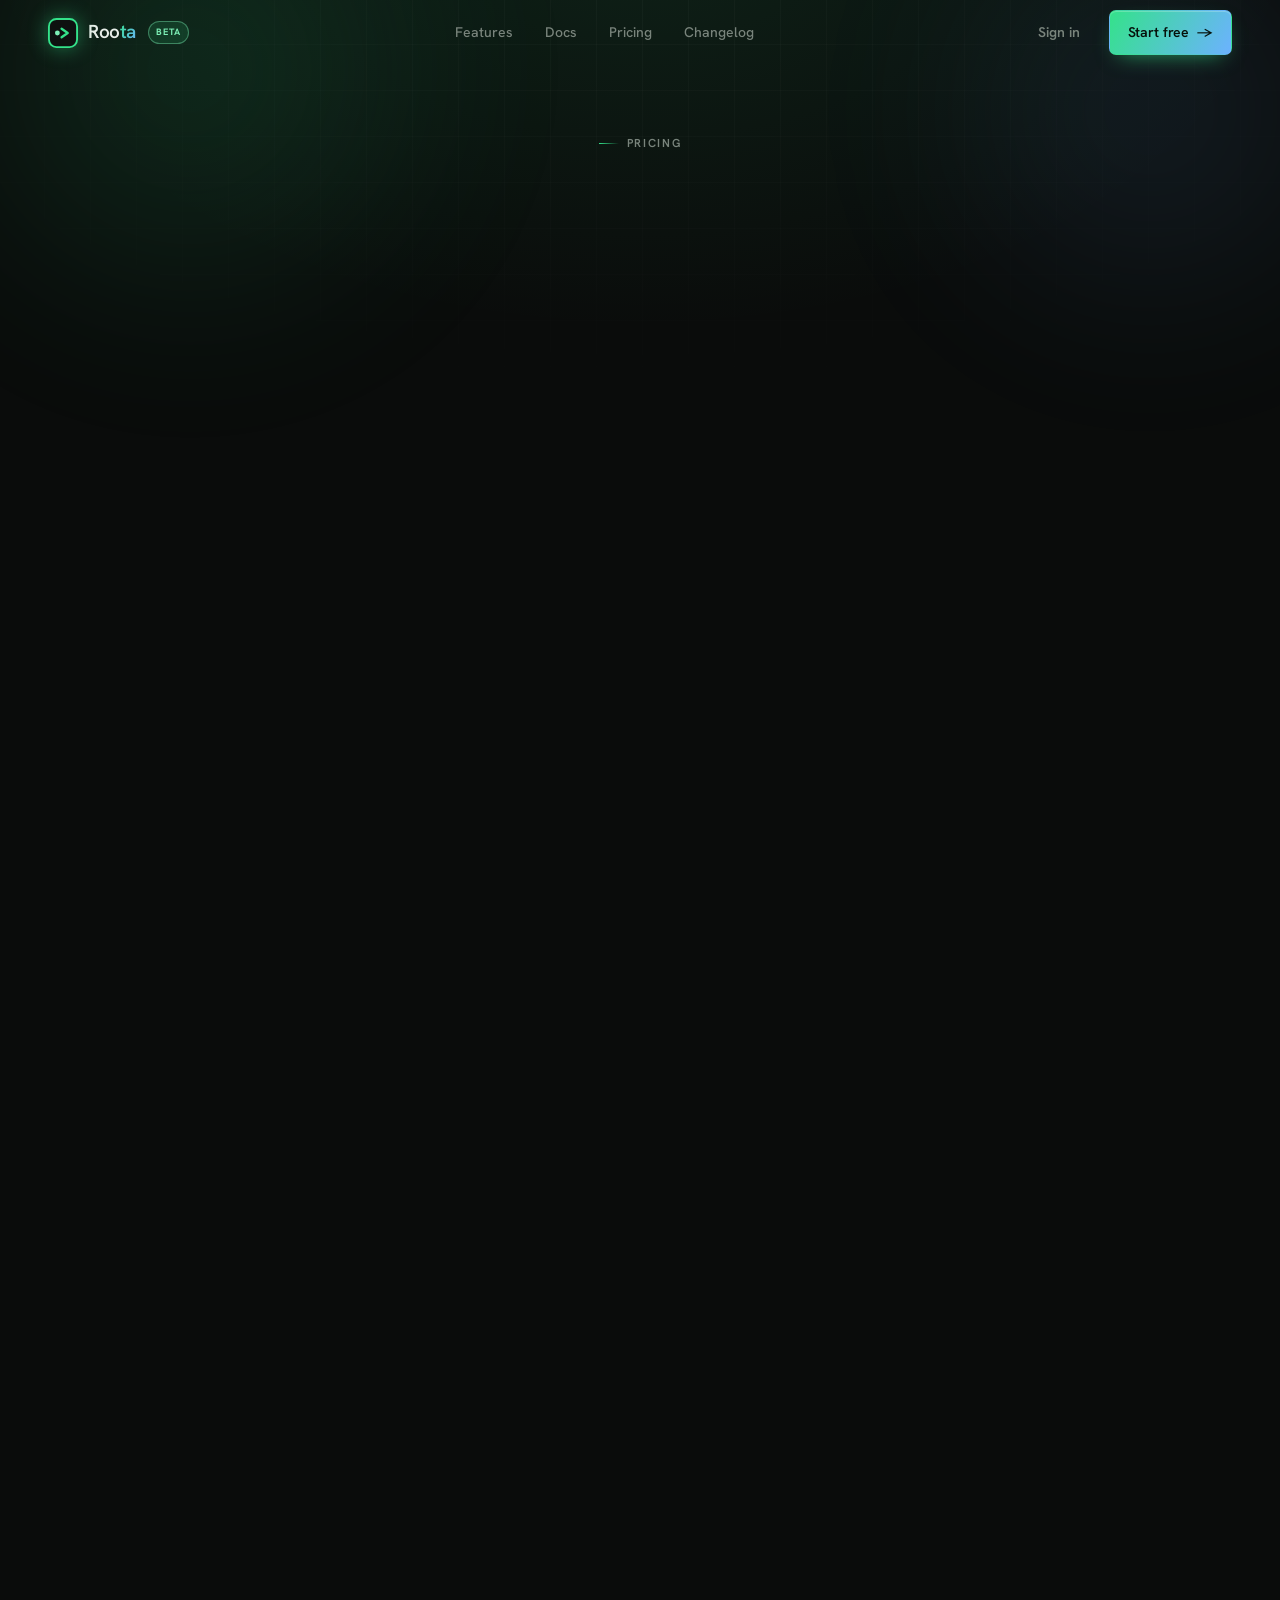
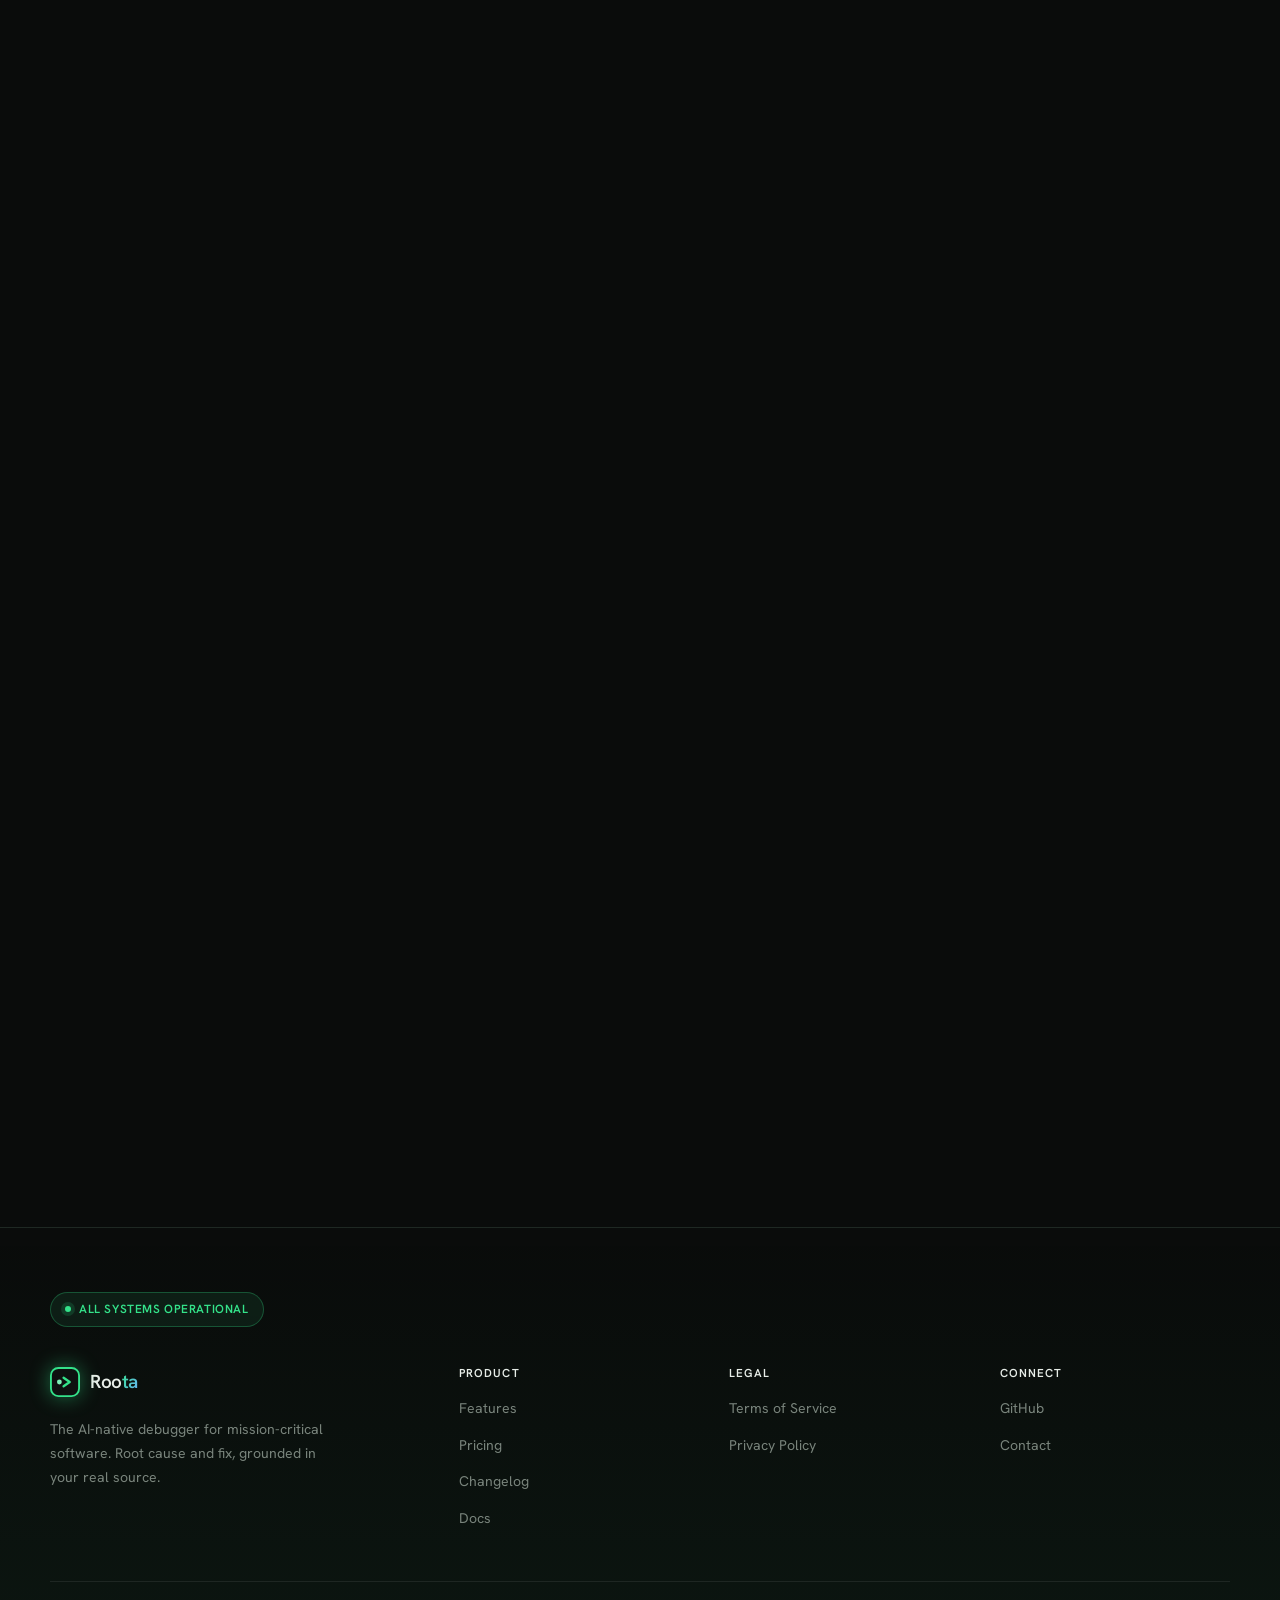
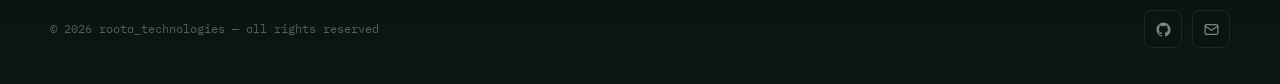
<file: pricing.html>
<!DOCTYPE html>
<html lang="en">
<head>
  <meta charset="UTF-8">
  <meta name="viewport" content="width=device-width, initial-scale=1.0">
  <title>Roota — Pricing</title>
  <meta name="description" content="Simple, honest pricing. Free forever for individual developers. Team and Enterprise plans coming soon.">
  <meta name="theme-color" content="#0a0c0b">
  <link rel="icon" type="image/svg+xml" href="data:image/svg+xml,%3Csvg xmlns='http://www.w3.org/2000/svg' viewBox='0 0 32 32'%3E%3Crect x='1' y='1' width='30' height='30' rx='8' fill='%230e1110' stroke='%2334e28a' stroke-width='2'/%3E%3Ccircle cx='10' cy='16' r='2.6' fill='%237defb6'/%3E%3Cpath d='M14.5 11.5L21 16l-6.5 4.5' stroke='%2334e28a' stroke-width='2.5' stroke-linecap='round' stroke-linejoin='round' fill='none'/%3E%3C/svg%3E">
  <link rel="preconnect" href="https://fonts.googleapis.com">
  <link rel="preconnect" href="https://fonts.gstatic.com" crossorigin>
  <link href="https://fonts.googleapis.com/css2?family=Hanken+Grotesk:wght@400;500;600;700&family=IBM+Plex+Mono:wght@400;500;600&display=swap" rel="stylesheet">
  <link rel="stylesheet" href="/assets/roota.css">
  <style>
    .price-hero { text-align: center; padding: calc(var(--nav-h) + 60px) var(--pad-x) 20px; max-width: 720px; margin: 0 auto; }
    .price-hero h1 { font-size: clamp(2.4rem, 5vw, 3.6rem); margin: 16px 0 14px; }
    .price-hero p { color: var(--muted); font-size: 1.05rem; }
    .beta-badge {
      display: inline-flex; align-items: center; gap: 8px; margin-top: 22px;
      font-size: 0.8rem; color: var(--iris-2);
      border: 1px solid rgba(52,226,138,0.35); background: rgba(52,226,138,0.1);
      padding: 7px 15px; border-radius: var(--r-pill);
    }

    .plans { display: grid; grid-template-columns: repeat(3, 1fr); gap: 18px; align-items: start; }
    @media (max-width: 940px) { .plans { grid-template-columns: 1fr; max-width: 440px; margin: 0 auto; } }

    .plan { display: flex; flex-direction: column; }
    .plan.featured {
      border-color: rgba(52,226,138,0.5);
      background: linear-gradient(180deg, rgba(52,226,138,0.08), var(--surface));
      box-shadow: var(--shadow-brand);
    }
    .plan-badge { align-self: flex-start; font-size: 0.7rem; font-weight: 700; letter-spacing: 0.08em; text-transform: uppercase; padding: 4px 10px; border-radius: var(--r-pill); margin-bottom: 16px; }
    .b-free { color: var(--ok); background: rgba(52,226,138,0.1); border: 1px solid rgba(52,226,138,0.3); }
    .b-pro { color: var(--iris-2); background: rgba(52,226,138,0.12); border: 1px solid rgba(52,226,138,0.35); }
    .b-ent { color: var(--warn); background: rgba(242,180,92,0.1); border: 1px solid rgba(242,180,92,0.3); }
    .plan-name { font-size: 1.35rem; font-weight: 600; margin-bottom: 8px; }
    .plan-desc { font-size: 0.88rem; color: var(--muted); line-height: 1.6; min-height: 60px; }
    .plan-price { display: flex; align-items: baseline; gap: 6px; flex-wrap: wrap; margin: 18px 0; min-height: 48px; }
    .price-amount { font-size: 2.6rem; font-weight: 700; letter-spacing: -0.03em; }
    .price-period { color: var(--muted); font-size: 0.9rem; }
    .coming-tag { font-size: 0.62rem; font-weight: 700; letter-spacing: 0.06em; text-transform: uppercase; color: var(--info); background: rgba(108,178,255,0.12); border: 1px solid rgba(108,178,255,0.3); padding: 2px 7px; border-radius: var(--r-pill); }
    .plan hr { border: 0; height: 1px; background: var(--line); margin: 6px 0 18px; }
    .plan .btn { width: 100%; }
    .plan .btn.disabled { opacity: 0.5; cursor: not-allowed; pointer-events: none; }

    .feats { list-style: none; margin-top: 20px; display: flex; flex-direction: column; gap: 12px; }
    .feat { display: flex; align-items: flex-start; gap: 10px; font-size: 0.86rem; }
    .feat.yes { color: var(--text-2); }
    .feat.no { color: var(--faint); }
    .feat svg { width: 16px; height: 16px; flex-shrink: 0; margin-top: 2px; }
    .feat.yes svg { color: var(--ok); }
    .feat.no svg { color: var(--faint); }

    /* Comparison */
    .cmp-scroll { overflow-x: auto; border: 1px solid var(--line); border-radius: var(--r-lg); }
    table.cmp { width: 100%; border-collapse: collapse; min-width: 560px; }
    table.cmp th, table.cmp td { padding: 14px 18px; text-align: left; font-size: 0.88rem; border-bottom: 1px solid var(--line); }
    table.cmp thead th { color: var(--text); font-weight: 600; background: var(--surface-2); position: sticky; top: 0; }
    table.cmp th:not(:first-child), table.cmp td:not(:first-child) { text-align: center; }
    table.cmp td:first-child { color: var(--text-2); }
    table.cmp tbody tr:last-child td { border-bottom: 0; }
    .yes-c { color: var(--ok); font-weight: 700; }
    .no-c { color: var(--faint); }
    .soon-c { font-size: 0.7rem; color: var(--info); background: rgba(108,178,255,0.12); border: 1px solid rgba(108,178,255,0.3); padding: 2px 8px; border-radius: var(--r-pill); }

    /* FAQ */
    .faq-list { max-width: 760px; margin: 0 auto; }
    details.faq-item { border-bottom: 1px solid var(--line); }
    details.faq-item summary {
      display: flex; justify-content: space-between; align-items: center; gap: 16px;
      padding: 20px 4px; cursor: pointer; font-size: 1rem; font-weight: 500; color: var(--text);
      list-style: none;
    }
    details.faq-item summary::-webkit-details-marker { display: none; }
    details.faq-item summary .ico { flex-shrink: 0; width: 22px; height: 22px; display: grid; place-items: center; border: 1px solid var(--line-2); border-radius: 50%; color: var(--muted); transition: transform 0.25s var(--ease), color 0.25s var(--ease); font-size: 1rem; line-height: 1; }
    details.faq-item[open] summary .ico { transform: rotate(45deg); color: var(--iris-2); border-color: rgba(52,226,138,0.5); }
    details.faq-item .faq-a { padding: 0 4px 22px; color: var(--muted); font-size: 0.92rem; line-height: 1.7; max-width: 66ch; }

    .bottom-cta { text-align: center; }
  </style>
</head>
<body>
  <a href="#main" class="skip-link">Skip to content</a>
  <div class="backdrop" aria-hidden="true"><div class="aurora a1"></div><div class="aurora a2"></div></div>
  <div class="scrim" aria-hidden="true"></div>

  <header class="nav">
    <a href="/home" class="brand" aria-label="Roota home">
      <svg class="logo" viewBox="0 0 32 32" fill="none" xmlns="http://www.w3.org/2000/svg" aria-hidden="true"><rect x="1" y="1" width="30" height="30" rx="8" fill="#0e1110" stroke="#34e28a" stroke-width="2"/><circle cx="10" cy="16" r="2.6" fill="#7defb6"/><path d="M14.5 11.5L21 16l-6.5 4.5" stroke="#34e28a" stroke-width="2.5" stroke-linecap="round" stroke-linejoin="round"/></svg>
      <span>Roo<span class="lw-2">ta</span></span><span class="beta">Beta</span>
    </a>
    <button class="menu-btn" aria-label="Toggle menu" aria-expanded="false" aria-controls="navLinks"><span></span><span></span><span></span></button>
    <nav aria-label="Primary">
      <ul class="nav-links" id="navLinks">
        <li><a href="/home#features">Features</a></li>
        <li><a href="/docs-page">Docs</a></li>
        <li><a href="/pricing">Pricing</a></li>
        <li><a href="/changelog">Changelog</a></li>
      </ul>
    </nav>
    <div class="nav-actions">
      <a href="/login" class="btn btn-ghost hide-mobile">Sign in</a>
      <a href="/login" class="btn btn-primary">Start free <span class="arw">→</span></a>
    </div>
  </header>

  <main id="main">
    <section class="price-hero">
      <span class="eyebrow" style="justify-content:center;">Pricing</span>
      <h1 class="split">Simple, honest pricing.</h1>
      <p class="reveal" style="--d:.1s">Start free. Upgrade when you're ready. No surprises, no hidden fees.</p>
      <div class="reveal" style="--d:.16s"><span class="beta-badge"><span class="dot pulse"></span> Free during beta — paid plans coming soon</span></div>
    </section>

    <section class="section" style="padding-top:40px;">
      <div class="plans">
        <!-- Developer -->
        <article class="card plan spotlight reveal">
          <span class="plan-badge b-free">Free</span>
          <h2 class="plan-name">Developer</h2>
          <p class="plan-desc">Everything you need to get started. Free forever for individual developers.</p>
          <div class="plan-price"><span class="price-amount">$0</span><span class="price-period">/ month</span></div>
          <a href="/login" class="btn btn-primary">Get started free</a>
          <hr>
          <ul class="feats">
            <li class="feat yes"><svg viewBox="0 0 16 16" fill="none" stroke="currentColor" stroke-width="1.6"><circle cx="8" cy="8" r="7"/><path d="M5 8l2 2 4-4"/></svg>Unlimited log analyses</li>
            <li class="feat yes"><svg viewBox="0 0 16 16" fill="none" stroke="currentColor" stroke-width="1.6"><circle cx="8" cy="8" r="7"/><path d="M5 8l2 2 4-4"/></svg>GitHub source code integration</li>
            <li class="feat yes"><svg viewBox="0 0 16 16" fill="none" stroke="currentColor" stroke-width="1.6"><circle cx="8" cy="8" r="7"/><path d="M5 8l2 2 4-4"/></svg>Python auto-capture SDK</li>
            <li class="feat yes"><svg viewBox="0 0 16 16" fill="none" stroke="currentColor" stroke-width="1.6"><circle cx="8" cy="8" r="7"/><path d="M5 8l2 2 4-4"/></svg>C++ crash handler</li>
            <li class="feat yes"><svg viewBox="0 0 16 16" fill="none" stroke="currentColor" stroke-width="1.6"><circle cx="8" cy="8" r="7"/><path d="M5 8l2 2 4-4"/></svg>Any log format (AI fallback)</li>
            <li class="feat yes"><svg viewBox="0 0 16 16" fill="none" stroke="currentColor" stroke-width="1.6"><circle cx="8" cy="8" r="7"/><path d="M5 8l2 2 4-4"/></svg>Incident history storage</li>
            <li class="feat no"><svg viewBox="0 0 16 16" fill="none" stroke="currentColor" stroke-width="1.6"><circle cx="8" cy="8" r="7"/><path d="M5.5 10.5l5-5M10.5 10.5l-5-5"/></svg>Team workspaces</li>
            <li class="feat no"><svg viewBox="0 0 16 16" fill="none" stroke="currentColor" stroke-width="1.6"><circle cx="8" cy="8" r="7"/><path d="M5.5 10.5l5-5M10.5 10.5l-5-5"/></svg>Priority support</li>
          </ul>
        </article>

        <!-- Team (featured) -->
        <article class="card plan featured spotlight reveal" style="--d:.06s">
          <span class="plan-badge b-pro">Pro · Most popular</span>
          <h2 class="plan-name">Team</h2>
          <p class="plan-desc">For engineering teams who want shared incident history and deeper integrations.</p>
          <div class="plan-price"><span class="price-amount">$29</span><span class="price-period">/ seat / mo</span><span class="coming-tag">Coming soon</span></div>
          <button class="btn btn-secondary disabled" disabled>Notify me</button>
          <hr>
          <ul class="feats">
            <li class="feat yes"><svg viewBox="0 0 16 16" fill="none" stroke="currentColor" stroke-width="1.6"><circle cx="8" cy="8" r="7"/><path d="M5 8l2 2 4-4"/></svg>Everything in Developer</li>
            <li class="feat yes"><svg viewBox="0 0 16 16" fill="none" stroke="currentColor" stroke-width="1.6"><circle cx="8" cy="8" r="7"/><path d="M5 8l2 2 4-4"/></svg>Team workspaces (up to 10 seats)</li>
            <li class="feat yes"><svg viewBox="0 0 16 16" fill="none" stroke="currentColor" stroke-width="1.6"><circle cx="8" cy="8" r="7"/><path d="M5 8l2 2 4-4"/></svg>Shared incident history</li>
            <li class="feat yes"><svg viewBox="0 0 16 16" fill="none" stroke="currentColor" stroke-width="1.6"><circle cx="8" cy="8" r="7"/><path d="M5 8l2 2 4-4"/></svg>Slack bot integration</li>
            <li class="feat yes"><svg viewBox="0 0 16 16" fill="none" stroke="currentColor" stroke-width="1.6"><circle cx="8" cy="8" r="7"/><path d="M5 8l2 2 4-4"/></svg>Sentry webhook integration</li>
            <li class="feat yes"><svg viewBox="0 0 16 16" fill="none" stroke="currentColor" stroke-width="1.6"><circle cx="8" cy="8" r="7"/><path d="M5 8l2 2 4-4"/></svg>Priority email support</li>
            <li class="feat no"><svg viewBox="0 0 16 16" fill="none" stroke="currentColor" stroke-width="1.6"><circle cx="8" cy="8" r="7"/><path d="M5.5 10.5l5-5M10.5 10.5l-5-5"/></svg>On-premise deployment</li>
            <li class="feat no"><svg viewBox="0 0 16 16" fill="none" stroke="currentColor" stroke-width="1.6"><circle cx="8" cy="8" r="7"/><path d="M5.5 10.5l5-5M10.5 10.5l-5-5"/></svg>Custom AI model selection</li>
          </ul>
        </article>

        <!-- Enterprise -->
        <article class="card plan spotlight reveal" style="--d:.12s">
          <span class="plan-badge b-ent">Enterprise</span>
          <h2 class="plan-name">Enterprise</h2>
          <p class="plan-desc">For companies with security requirements, large teams, and custom deployment needs.</p>
          <div class="plan-price"><span class="price-amount">Custom</span><span class="coming-tag">Coming soon</span></div>
          <a href="mailto:abdkhan1076@gmail.com" class="btn btn-secondary">Contact sales</a>
          <hr>
          <ul class="feats">
            <li class="feat yes"><svg viewBox="0 0 16 16" fill="none" stroke="currentColor" stroke-width="1.6"><circle cx="8" cy="8" r="7"/><path d="M5 8l2 2 4-4"/></svg>Everything in Team</li>
            <li class="feat yes"><svg viewBox="0 0 16 16" fill="none" stroke="currentColor" stroke-width="1.6"><circle cx="8" cy="8" r="7"/><path d="M5 8l2 2 4-4"/></svg>Unlimited seats</li>
            <li class="feat yes"><svg viewBox="0 0 16 16" fill="none" stroke="currentColor" stroke-width="1.6"><circle cx="8" cy="8" r="7"/><path d="M5 8l2 2 4-4"/></svg>On-premise deployment</li>
            <li class="feat yes"><svg viewBox="0 0 16 16" fill="none" stroke="currentColor" stroke-width="1.6"><circle cx="8" cy="8" r="7"/><path d="M5 8l2 2 4-4"/></svg>Custom AI model selection</li>
            <li class="feat yes"><svg viewBox="0 0 16 16" fill="none" stroke="currentColor" stroke-width="1.6"><circle cx="8" cy="8" r="7"/><path d="M5 8l2 2 4-4"/></svg>SSO / SAML authentication</li>
            <li class="feat yes"><svg viewBox="0 0 16 16" fill="none" stroke="currentColor" stroke-width="1.6"><circle cx="8" cy="8" r="7"/><path d="M5 8l2 2 4-4"/></svg>99.9% SLA guarantee</li>
            <li class="feat yes"><svg viewBox="0 0 16 16" fill="none" stroke="currentColor" stroke-width="1.6"><circle cx="8" cy="8" r="7"/><path d="M5 8l2 2 4-4"/></svg>Dedicated CSM</li>
            <li class="feat yes"><svg viewBox="0 0 16 16" fill="none" stroke="currentColor" stroke-width="1.6"><circle cx="8" cy="8" r="7"/><path d="M5 8l2 2 4-4"/></svg>SOC 2 Type II compliance</li>
          </ul>
        </article>
      </div>
    </section>

    <!-- Comparison -->
    <section class="section" style="padding-top:0;">
      <div class="section-head center">
        <h2 class="section-title split">Compare plans</h2>
      </div>
      <div class="cmp-scroll reveal">
        <table class="cmp">
          <thead><tr><th>Feature</th><th>Developer</th><th>Team</th><th>Enterprise</th></tr></thead>
          <tbody>
            <tr><td>Log analyses</td><td>Unlimited</td><td>Unlimited</td><td>Unlimited</td></tr>
            <tr><td>GitHub integration</td><td><span class="yes-c">✓</span></td><td><span class="yes-c">✓</span></td><td><span class="yes-c">✓</span></td></tr>
            <tr><td>C++ crash analysis</td><td><span class="yes-c">✓</span></td><td><span class="yes-c">✓</span></td><td><span class="yes-c">✓</span></td></tr>
            <tr><td>Python SDK</td><td><span class="yes-c">✓</span></td><td><span class="yes-c">✓</span></td><td><span class="yes-c">✓</span></td></tr>
            <tr><td>Team workspaces</td><td><span class="no-c">—</span></td><td><span class="soon-c">Soon</span></td><td><span class="soon-c">Soon</span></td></tr>
            <tr><td>Slack integration</td><td><span class="no-c">—</span></td><td><span class="soon-c">Soon</span></td><td><span class="soon-c">Soon</span></td></tr>
            <tr><td>Sentry webhook</td><td><span class="no-c">—</span></td><td><span class="soon-c">Soon</span></td><td><span class="soon-c">Soon</span></td></tr>
            <tr><td>On-premise deployment</td><td><span class="no-c">—</span></td><td><span class="no-c">—</span></td><td><span class="soon-c">Soon</span></td></tr>
            <tr><td>Custom AI model</td><td><span class="no-c">—</span></td><td><span class="no-c">—</span></td><td><span class="soon-c">Soon</span></td></tr>
            <tr><td>SSO / SAML</td><td><span class="no-c">—</span></td><td><span class="no-c">—</span></td><td><span class="soon-c">Soon</span></td></tr>
            <tr><td>SLA guarantee</td><td><span class="no-c">—</span></td><td><span class="no-c">—</span></td><td><span class="soon-c">Soon</span></td></tr>
          </tbody>
        </table>
      </div>
    </section>

    <!-- FAQ -->
    <section class="section" style="padding-top:0;">
      <div class="section-head center">
        <h2 class="section-title split">Frequently asked questions</h2>
      </div>
      <div class="faq-list reveal">
        <details class="faq-item"><summary>Is the free plan really free forever? <span class="ico">+</span></summary><div class="faq-a">Yes. The Developer plan is free forever for individual use. We'll always maintain a free tier — it's how we build trust with engineers before asking for money.</div></details>
        <details class="faq-item"><summary>When will paid plans launch? <span class="ico">+</span></summary><div class="faq-a">We're currently in beta. Paid plans (Team and Enterprise) are in development and will launch later in 2026. You'll be notified when they're ready if you sign up now.</div></details>
        <details class="faq-item"><summary>Do I need to give Roota access to my codebase? <span class="ico">+</span></summary><div class="faq-a">For public GitHub repos, no — Roota fetches files directly from GitHub's public API without authentication. For private repos, you'll provide a GitHub token with read-only access. We never store your source code permanently.</div></details>
        <details class="faq-item"><summary>What AI model does Roota use? <span class="ico">+</span></summary><div class="faq-a">Currently Roota uses Google Gemini for analysis. Multi-model support (Claude, GPT-4, and local LLMs for on-premise) is on the roadmap for Enterprise.</div></details>
        <details class="faq-item"><summary>Can I self-host Roota? <span class="ico">+</span></summary><div class="faq-a">The core engine is open source and can be self-hosted today by cloning the repository. A packaged on-premise deployment option with support will be available in the Enterprise plan.</div></details>
      </div>
    </section>

    <!-- Bottom CTA -->
    <section class="section" style="padding-top:0;">
      <div class="cta reveal" style="max-width:none;margin:0;">
        <h2 class="split">Start debugging smarter today.</h2>
        <p>Free forever for individual developers. No credit card required.</p>
        <div class="row center"><a href="/login" class="btn btn-primary btn-lg">Get started free <span class="arw">→</span></a></div>
      </div>
    </section>
  </main>

  <footer class="footer">
    <div class="footer-inner">
      <span class="footer-status"><span class="dot pulse"></span> All systems operational</span>
      <div class="footer-grid">
        <div class="footer-brand">
          <a href="/home" class="brand" aria-label="Roota home"><svg class="logo" viewBox="0 0 32 32" fill="none" xmlns="http://www.w3.org/2000/svg" aria-hidden="true"><rect x="1" y="1" width="30" height="30" rx="8" fill="#0e1110" stroke="#34e28a" stroke-width="2"/><circle cx="10" cy="16" r="2.6" fill="#7defb6"/><path d="M14.5 11.5L21 16l-6.5 4.5" stroke="#34e28a" stroke-width="2.5" stroke-linecap="round" stroke-linejoin="round"/></svg><span>Roo<span class="lw-2">ta</span></span></a>
          <p>The AI-native debugger for mission-critical software. Root cause and fix, grounded in your real source.</p>
        </div>
        <div class="footer-col"><h4>Product</h4><ul><li><a href="/home#features">Features</a></li><li><a href="/pricing">Pricing</a></li><li><a href="/changelog">Changelog</a></li><li><a href="/docs-page">Docs</a></li></ul></div>
        <div class="footer-col"><h4>Legal</h4><ul><li><a href="/terms">Terms of Service</a></li><li><a href="/privacy">Privacy Policy</a></li></ul></div>
        <div class="footer-col"><h4>Connect</h4><ul><li><a href="https://github.com" rel="noopener">GitHub</a></li><li><a href="mailto:abdkhan1076@gmail.com">Contact</a></li></ul></div>
      </div>
      <div class="footer-bottom">
        <p>© <span data-year>2026</span> roota_technologies — all rights reserved</p>
        <div class="socials">
          <a href="https://github.com" class="social" rel="noopener" aria-label="GitHub"><svg viewBox="0 0 24 24" fill="currentColor"><path d="M12 2C6.5 2 2 6.6 2 12.3c0 4.5 2.9 8.3 6.8 9.7.5.1.7-.2.7-.5v-1.7c-2.8.6-3.4-1.4-3.4-1.4-.5-1.2-1.1-1.5-1.1-1.5-.9-.6.1-.6.1-.6 1 .1 1.5 1 1.5 1 .9 1.6 2.4 1.1 3 .8.1-.7.4-1.1.6-1.4-2.2-.3-4.6-1.1-4.6-5 0-1.1.4-2 1-2.7-.1-.3-.4-1.3.1-2.7 0 0 .8-.3 2.7 1a9.3 9.3 0 0 1 5 0c1.9-1.3 2.7-1 2.7-1 .5 1.4.2 2.4.1 2.7.6.7 1 1.6 1 2.7 0 3.9-2.3 4.7-4.6 5 .4.3.7.9.7 1.9v2.8c0 .3.2.6.7.5A10.1 10.1 0 0 0 22 12.3C22 6.6 17.5 2 12 2Z"/></svg></a>
          <a href="mailto:abdkhan1076@gmail.com" class="social" aria-label="Email"><svg viewBox="0 0 24 24" fill="none" stroke="currentColor" stroke-width="1.8"><rect x="3" y="5" width="18" height="14" rx="2"/><path d="m3 7 9 6 9-6"/></svg></a>
        </div>
      </div>
    </div>
  </footer>

  <script src="/assets/roota.js"></script>
</body>
</html>
</file>
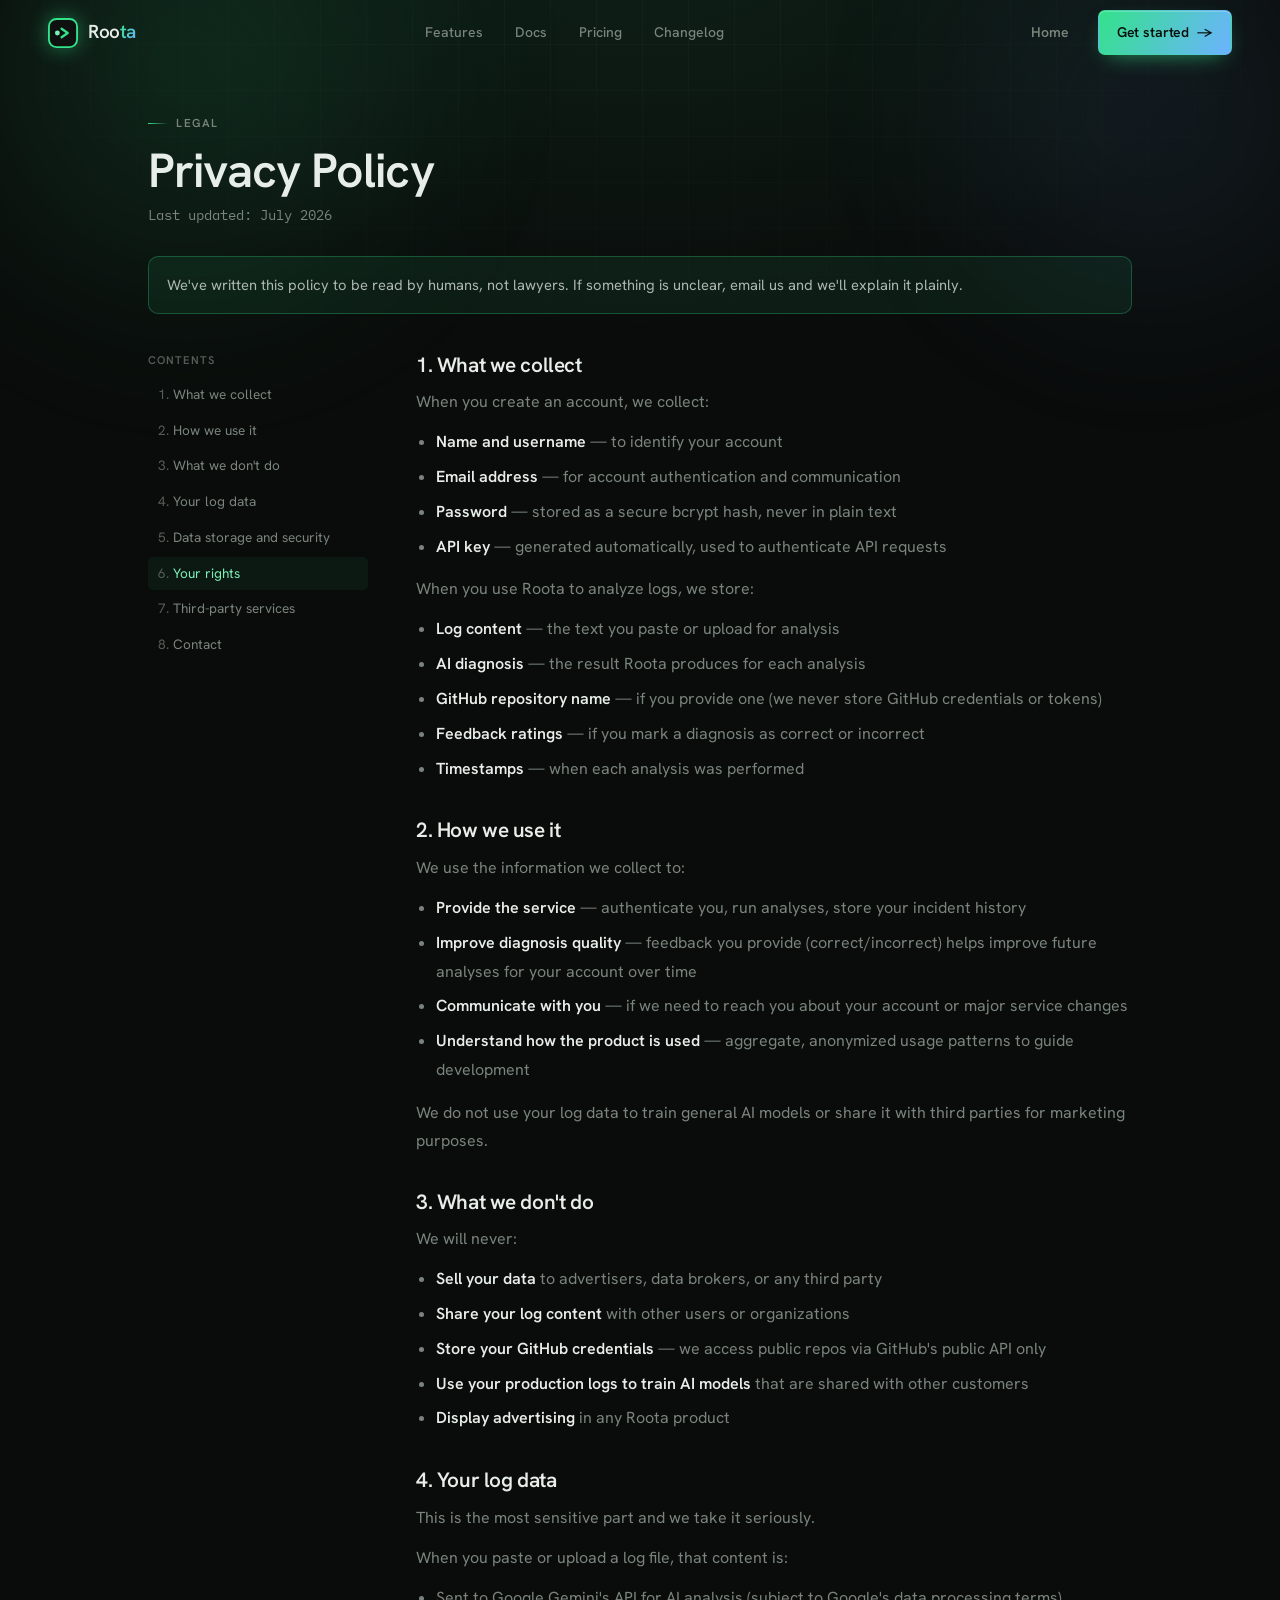
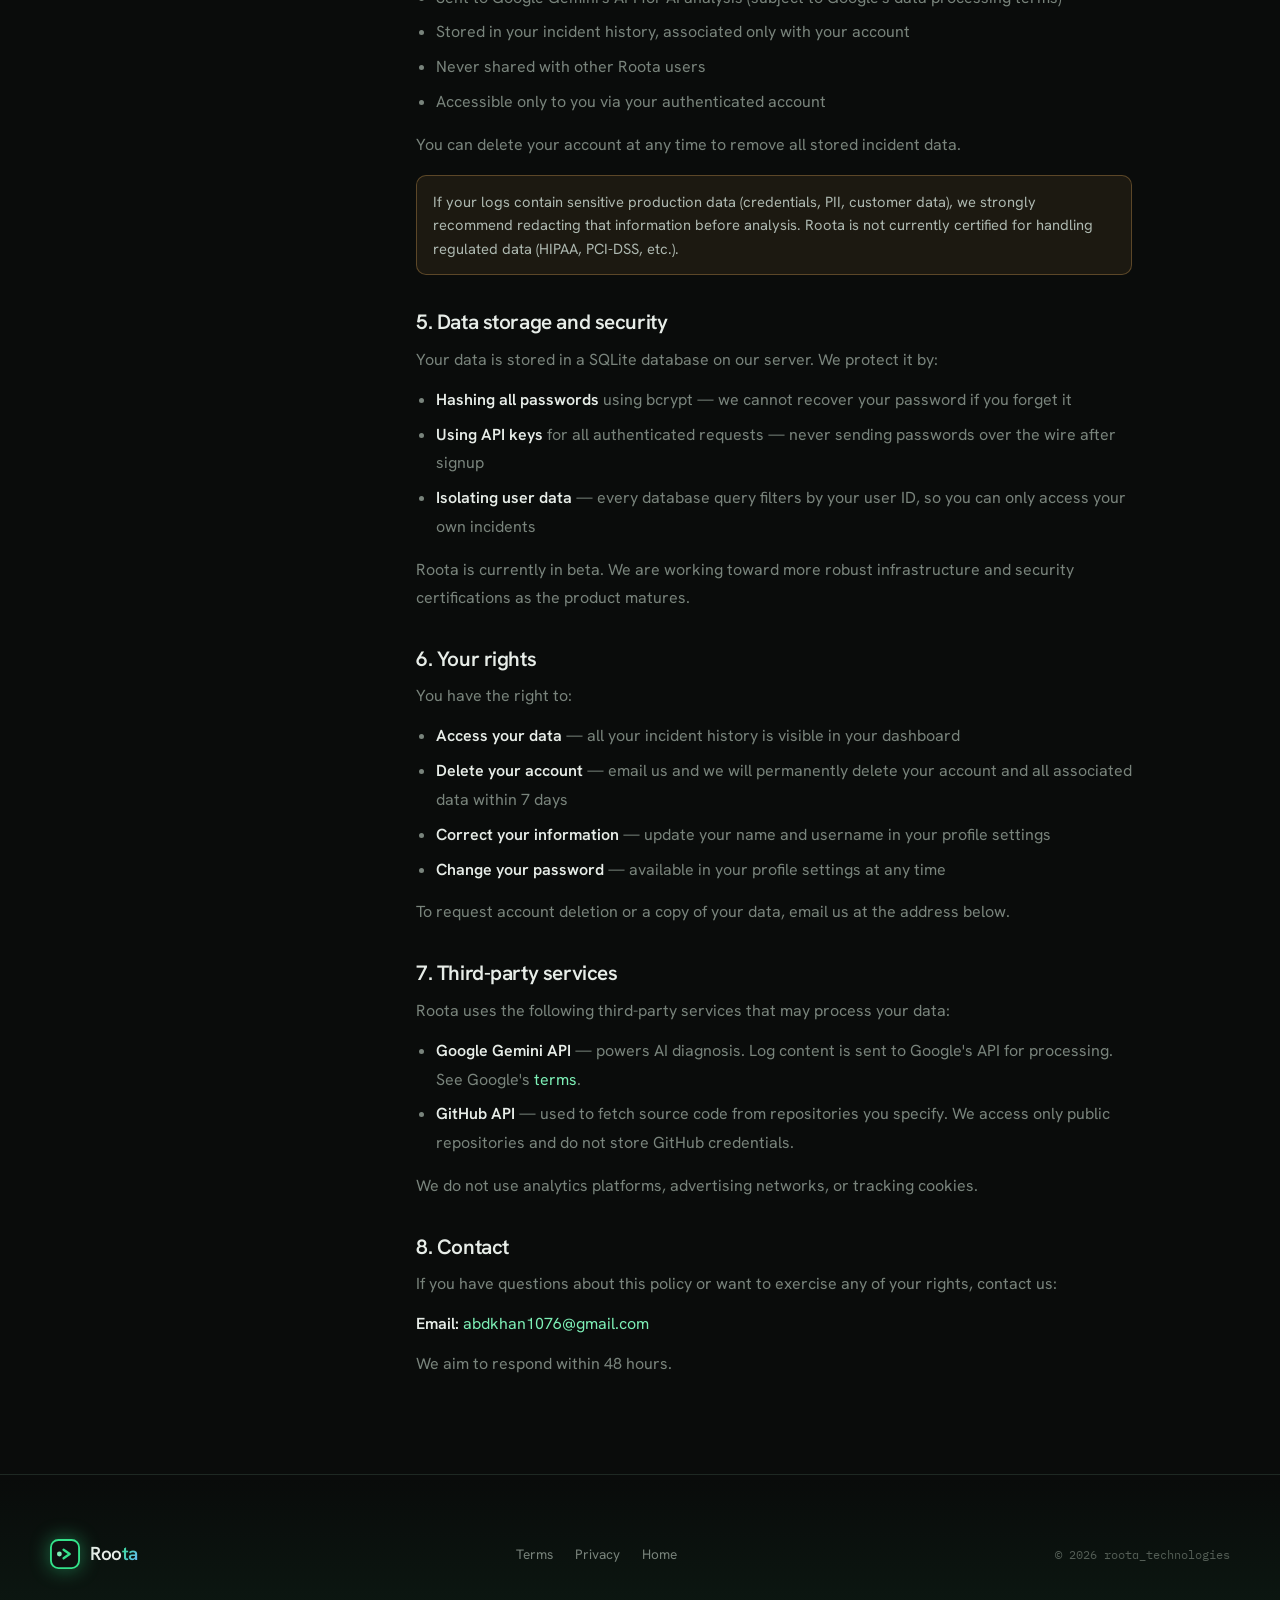
<file: privacy.html>
<!DOCTYPE html>
<html lang="en">
<head>
  <meta charset="UTF-8">
  <meta name="viewport" content="width=device-width, initial-scale=1.0">
  <title>Roota — Privacy Policy</title>
  <meta name="description" content="Roota's privacy policy, written for humans.">
  <meta name="theme-color" content="#0a0c0b">
  <link rel="icon" type="image/svg+xml" href="data:image/svg+xml,%3Csvg xmlns='http://www.w3.org/2000/svg' viewBox='0 0 32 32'%3E%3Crect x='1' y='1' width='30' height='30' rx='8' fill='%230e1110' stroke='%2334e28a' stroke-width='2'/%3E%3Ccircle cx='10' cy='16' r='2.6' fill='%237defb6'/%3E%3Cpath d='M14.5 11.5L21 16l-6.5 4.5' stroke='%2334e28a' stroke-width='2.5' stroke-linecap='round' stroke-linejoin='round' fill='none'/%3E%3C/svg%3E">
  <link rel="preconnect" href="https://fonts.googleapis.com">
  <link rel="preconnect" href="https://fonts.gstatic.com" crossorigin>
  <link href="https://fonts.googleapis.com/css2?family=Hanken+Grotesk:wght@400;500;600;700&family=IBM+Plex+Mono:wght@400;500;600&display=swap" rel="stylesheet">
  <link rel="stylesheet" href="/assets/roota.css">
  <style>
    .legal-layout { max-width: 1080px; margin: 0 auto; padding: calc(var(--nav-h) + 40px) var(--pad-x) 60px; }
    .legal-header { margin-bottom: 30px; }
    .legal-header h1 { font-size: clamp(2.2rem, 4vw, 3rem); margin: 12px 0 8px; }
    .last-updated { font-size: 0.85rem; color: var(--muted); font-family: var(--font-mono); }
    .legal-callout { background: rgba(52,226,138,0.08); border: 1px solid rgba(52,226,138,0.28); border-radius: var(--r); padding: 16px 18px; color: var(--text-2); font-size: 0.92rem; line-height: 1.6; margin-bottom: 40px; }
    .warn-callout { background: rgba(242,180,92,0.08); border: 1px solid rgba(242,180,92,0.3); border-radius: var(--r); padding: 14px 16px; color: var(--text-2); font-size: 0.92rem; margin: 16px 0; }

    .legal-grid { display: grid; grid-template-columns: 220px 1fr; gap: 48px; align-items: start; }
    @media (max-width: 860px) { .legal-grid { grid-template-columns: 1fr; gap: 24px; } }
    .toc { position: sticky; top: calc(var(--nav-h) + 24px); }
    @media (max-width: 860px) { .toc { position: static; border: 1px solid var(--line); border-radius: var(--r); padding: 16px; } }
    .toc h3 { font-size: 0.7rem; letter-spacing: 0.1em; text-transform: uppercase; color: var(--faint); margin-bottom: 12px; }
    .toc ol { list-style: none; counter-reset: toc; display: flex; flex-direction: column; gap: 2px; }
    .toc li { counter-increment: toc; }
    .toc a { display: block; padding: 6px 10px; font-size: 0.85rem; color: var(--muted); border-radius: var(--r-xs); transition: color 0.18s var(--ease), background 0.18s var(--ease); }
    .toc a::before { content: counter(toc) ". "; color: var(--faint); }
    .toc a:hover, .toc a.active { color: var(--iris-2); background: rgba(52,226,138,0.06); }

    .legal-body .section { max-width: none; margin: 0 0 36px; padding: 0; scroll-margin-top: calc(var(--nav-h) + 24px); }
    .legal-body h2 { font-size: 1.3rem; margin-bottom: 12px; }
    .legal-body p { color: var(--muted); line-height: 1.75; margin-bottom: 12px; }
    .legal-body ul { color: var(--muted); line-height: 1.8; margin: 0 0 14px 20px; }
    .legal-body li { margin-bottom: 6px; }
    .legal-body strong { color: var(--text); font-weight: 600; }
    .legal-body a { color: var(--iris-2); }
  </style>
</head>
<body>
  <a href="#main" class="skip-link">Skip to content</a>
  <div class="backdrop" aria-hidden="true"><div class="aurora a1"></div><div class="aurora a2"></div></div>
  <div class="scrim" aria-hidden="true"></div>

  <header class="nav">
    <a href="/home" class="brand" aria-label="Roota home">
      <svg class="logo" viewBox="0 0 32 32" fill="none" xmlns="http://www.w3.org/2000/svg" aria-hidden="true"><rect x="1" y="1" width="30" height="30" rx="8" fill="#0e1110" stroke="#34e28a" stroke-width="2"/><circle cx="10" cy="16" r="2.6" fill="#7defb6"/><path d="M14.5 11.5L21 16l-6.5 4.5" stroke="#34e28a" stroke-width="2.5" stroke-linecap="round" stroke-linejoin="round"/></svg>
      <span>Roo<span class="lw-2">ta</span></span>
    </a>
    <button class="menu-btn" aria-label="Toggle menu" aria-expanded="false" aria-controls="navLinks"><span></span><span></span><span></span></button>
    <nav aria-label="Primary">
      <ul class="nav-links" id="navLinks">
        <li><a href="/home#features">Features</a></li>
        <li><a href="/docs-page">Docs</a></li>
        <li><a href="/pricing">Pricing</a></li>
        <li><a href="/changelog">Changelog</a></li>
      </ul>
    </nav>
    <div class="nav-actions">
      <a href="/home" class="btn btn-ghost hide-mobile">Home</a>
      <a href="/login" class="btn btn-primary">Get started <span class="arw">→</span></a>
    </div>
  </header>

  <main id="main" class="legal-layout">
    <div class="legal-header">
      <span class="eyebrow">Legal</span>
      <h1>Privacy Policy</h1>
      <p class="last-updated">Last updated: July 2026</p>
    </div>
    <div class="legal-callout">We've written this policy to be read by humans, not lawyers. If something is unclear, email us and we'll explain it plainly.</div>

    <div class="legal-grid">
      <nav class="toc" aria-label="Contents">
        <h3>Contents</h3>
        <ol>
          <li><a href="#what-we-collect" class="active">What we collect</a></li>
          <li><a href="#how-we-use">How we use it</a></li>
          <li><a href="#what-we-dont">What we don't do</a></li>
          <li><a href="#log-data">Your log data</a></li>
          <li><a href="#data-storage">Data storage and security</a></li>
          <li><a href="#your-rights">Your rights</a></li>
          <li><a href="#third-parties">Third-party services</a></li>
          <li><a href="#contact">Contact</a></li>
        </ol>
      </nav>

      <div class="legal-body">
        <section class="section" id="what-we-collect">
          <h2>1. What we collect</h2>
          <p>When you create an account, we collect:</p>
          <ul>
            <li><strong>Name and username</strong> — to identify your account</li>
            <li><strong>Email address</strong> — for account authentication and communication</li>
            <li><strong>Password</strong> — stored as a secure bcrypt hash, never in plain text</li>
            <li><strong>API key</strong> — generated automatically, used to authenticate API requests</li>
          </ul>
          <p>When you use Roota to analyze logs, we store:</p>
          <ul>
            <li><strong>Log content</strong> — the text you paste or upload for analysis</li>
            <li><strong>AI diagnosis</strong> — the result Roota produces for each analysis</li>
            <li><strong>GitHub repository name</strong> — if you provide one (we never store GitHub credentials or tokens)</li>
            <li><strong>Feedback ratings</strong> — if you mark a diagnosis as correct or incorrect</li>
            <li><strong>Timestamps</strong> — when each analysis was performed</li>
          </ul>
        </section>
        <section class="section" id="how-we-use">
          <h2>2. How we use it</h2>
          <p>We use the information we collect to:</p>
          <ul>
            <li><strong>Provide the service</strong> — authenticate you, run analyses, store your incident history</li>
            <li><strong>Improve diagnosis quality</strong> — feedback you provide (correct/incorrect) helps improve future analyses for your account over time</li>
            <li><strong>Communicate with you</strong> — if we need to reach you about your account or major service changes</li>
            <li><strong>Understand how the product is used</strong> — aggregate, anonymized usage patterns to guide development</li>
          </ul>
          <p>We do not use your log data to train general AI models or share it with third parties for marketing purposes.</p>
        </section>
        <section class="section" id="what-we-dont">
          <h2>3. What we don't do</h2>
          <p>We will never:</p>
          <ul>
            <li><strong>Sell your data</strong> to advertisers, data brokers, or any third party</li>
            <li><strong>Share your log content</strong> with other users or organizations</li>
            <li><strong>Store your GitHub credentials</strong> — we access public repos via GitHub's public API only</li>
            <li><strong>Use your production logs to train AI models</strong> that are shared with other customers</li>
            <li><strong>Display advertising</strong> in any Roota product</li>
          </ul>
        </section>
        <section class="section" id="log-data">
          <h2>4. Your log data</h2>
          <p>This is the most sensitive part and we take it seriously.</p>
          <p>When you paste or upload a log file, that content is:</p>
          <ul>
            <li>Sent to Google Gemini's API for AI analysis (subject to Google's data processing terms)</li>
            <li>Stored in your incident history, associated only with your account</li>
            <li>Never shared with other Roota users</li>
            <li>Accessible only to you via your authenticated account</li>
          </ul>
          <p>You can delete your account at any time to remove all stored incident data.</p>
          <div class="warn-callout">If your logs contain sensitive production data (credentials, PII, customer data), we strongly recommend redacting that information before analysis. Roota is not currently certified for handling regulated data (HIPAA, PCI-DSS, etc.).</div>
        </section>
        <section class="section" id="data-storage">
          <h2>5. Data storage and security</h2>
          <p>Your data is stored in a SQLite database on our server. We protect it by:</p>
          <ul>
            <li><strong>Hashing all passwords</strong> using bcrypt — we cannot recover your password if you forget it</li>
            <li><strong>Using API keys</strong> for all authenticated requests — never sending passwords over the wire after signup</li>
            <li><strong>Isolating user data</strong> — every database query filters by your user ID, so you can only access your own incidents</li>
          </ul>
          <p>Roota is currently in beta. We are working toward more robust infrastructure and security certifications as the product matures.</p>
        </section>
        <section class="section" id="your-rights">
          <h2>6. Your rights</h2>
          <p>You have the right to:</p>
          <ul>
            <li><strong>Access your data</strong> — all your incident history is visible in your dashboard</li>
            <li><strong>Delete your account</strong> — email us and we will permanently delete your account and all associated data within 7 days</li>
            <li><strong>Correct your information</strong> — update your name and username in your profile settings</li>
            <li><strong>Change your password</strong> — available in your profile settings at any time</li>
          </ul>
          <p>To request account deletion or a copy of your data, email us at the address below.</p>
        </section>
        <section class="section" id="third-parties">
          <h2>7. Third-party services</h2>
          <p>Roota uses the following third-party services that may process your data:</p>
          <ul>
            <li><strong>Google Gemini API</strong> — powers AI diagnosis. Log content is sent to Google's API for processing. See Google's <a href="https://ai.google.dev/gemini-api/terms" target="_blank" rel="noopener">terms</a>.</li>
            <li><strong>GitHub API</strong> — used to fetch source code from repositories you specify. We access only public repositories and do not store GitHub credentials.</li>
          </ul>
          <p>We do not use analytics platforms, advertising networks, or tracking cookies.</p>
        </section>
        <section class="section" id="contact">
          <h2>8. Contact</h2>
          <p>If you have questions about this policy or want to exercise any of your rights, contact us:</p>
          <p><strong>Email:</strong> <a href="mailto:abdkhan1076@gmail.com">abdkhan1076@gmail.com</a></p>
          <p>We aim to respond within 48 hours.</p>
        </section>
      </div>
    </div>
  </main>

  <footer class="footer">
    <div class="footer-inner">
      <div class="footer-bottom" style="padding-top:0;">
        <a href="/home" class="brand" aria-label="Roota home"><svg class="logo" viewBox="0 0 32 32" fill="none" xmlns="http://www.w3.org/2000/svg" aria-hidden="true"><rect x="1" y="1" width="30" height="30" rx="8" fill="#0e1110" stroke="#34e28a" stroke-width="2"/><circle cx="10" cy="16" r="2.6" fill="#7defb6"/><path d="M14.5 11.5L21 16l-6.5 4.5" stroke="#34e28a" stroke-width="2.5" stroke-linecap="round" stroke-linejoin="round"/></svg><span>Roo<span class="lw-2">ta</span></span></a>
        <div class="row" style="gap:22px;font-size:0.85rem;">
          <a href="/terms" style="color:var(--muted);">Terms</a>
          <a href="/privacy" style="color:var(--muted);">Privacy</a>
          <a href="/home" style="color:var(--muted);">Home</a>
        </div>
        <p>© <span data-year>2026</span> roota_technologies</p>
      </div>
    </div>
  </footer>

  <script src="/assets/roota.js"></script>
  <script>
    (function () {
      const links = Array.from(document.querySelectorAll('.toc a'));
      const map = new Map();
      links.forEach(l => { const t = document.getElementById(l.getAttribute('href').slice(1)); if (t) map.set(t, l); });
      const io = new IntersectionObserver((entries) => {
        entries.forEach(e => { if (e.isIntersecting) { links.forEach(l => l.classList.remove('active')); const link = map.get(e.target); link && link.classList.add('active'); } });
      }, { rootMargin: '-15% 0px -75% 0px' });
      map.forEach((_, t) => io.observe(t));
    })();
  </script>
</body>
</html>
</file>
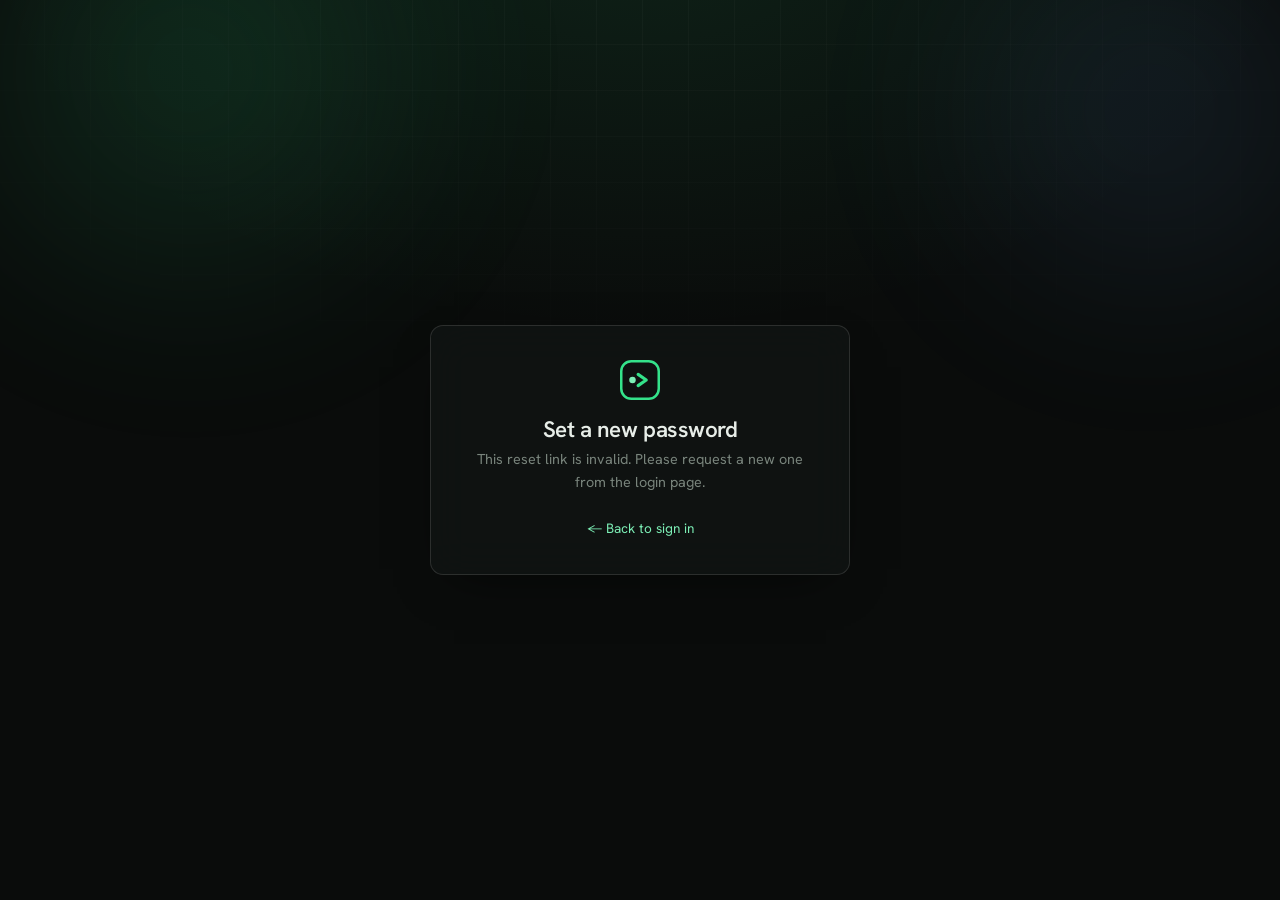
<file: reset_password.html>
<!DOCTYPE html>
<html lang="en">
<head>
  <meta charset="UTF-8">
  <meta name="viewport" content="width=device-width, initial-scale=1.0">
  <title>Roota — Reset Password</title>
  <meta name="theme-color" content="#0a0c0b">
  <link rel="icon" type="image/svg+xml" href="data:image/svg+xml,%3Csvg xmlns='http://www.w3.org/2000/svg' viewBox='0 0 32 32'%3E%3Crect x='1' y='1' width='30' height='30' rx='8' fill='%230e1110' stroke='%2334e28a' stroke-width='2'/%3E%3Ccircle cx='10' cy='16' r='2.6' fill='%237defb6'/%3E%3Cpath d='M14.5 11.5L21 16l-6.5 4.5' stroke='%2334e28a' stroke-width='2.5' stroke-linecap='round' stroke-linejoin='round' fill='none'/%3E%3C/svg%3E">
  <link rel="preconnect" href="https://fonts.googleapis.com">
  <link rel="preconnect" href="https://fonts.gstatic.com" crossorigin>
  <link href="https://fonts.googleapis.com/css2?family=Hanken+Grotesk:wght@400;500;600;700&family=IBM+Plex+Mono:wght@400;500;600&display=swap" rel="stylesheet">
  <link rel="stylesheet" href="/assets/roota.css">
  <style>
    .page { min-height: 100vh; display: grid; place-items: center; padding: 40px 20px; }
    .auth-card { width: 100%; max-width: 420px; background: rgba(18,22,21,0.7); border: 1px solid var(--line-2); border-radius: var(--r-lg); padding: 34px; backdrop-filter: blur(20px); box-shadow: var(--shadow); }
    .card-logo { display: flex; justify-content: center; margin-bottom: 18px; }
    .card-heading { text-align: center; margin-bottom: 24px; }
    .card-heading h1 { font-size: 1.4rem; margin-bottom: 6px; }
    .card-heading p { font-size: 0.9rem; color: var(--muted); }
    .error-msg { background: rgba(255,100,89,0.1); border: 1px solid rgba(255,100,89,0.3); color: #ffb3ba; padding: 10px 13px; border-radius: var(--r-sm); font-size: 0.82rem; margin-top: 12px; display: none; }
    .success-msg { background: rgba(52,226,138,0.1); border: 1px solid rgba(52,226,138,0.3); color: var(--ok); padding: 10px 13px; border-radius: var(--r-sm); font-size: 0.82rem; margin-top: 12px; display: none; }
    .back-to-login { display: block; text-align: center; margin-top: 20px; color: var(--iris-2); font-size: 0.85rem; }
  </style>
</head>
<body>
  <div class="backdrop" aria-hidden="true"><div class="aurora a1"></div><div class="aurora a2"></div></div>
  <div class="page">
    <div class="auth-card">
      <div class="card-logo">
        <svg width="40" height="40" viewBox="0 0 32 32" fill="none" xmlns="http://www.w3.org/2000/svg" aria-hidden="true"><rect x="1" y="1" width="30" height="30" rx="8" fill="#0e1110" stroke="#34e28a" stroke-width="2"/><circle cx="10" cy="16" r="2.6" fill="#7defb6"/><path d="M14.5 11.5L21 16l-6.5 4.5" stroke="#34e28a" stroke-width="2.5" stroke-linecap="round" stroke-linejoin="round"/></svg>
      </div>
      <div class="card-heading">
        <h1>Set a new password</h1>
        <p id="subtitle">Enter and confirm your new password below.</p>
      </div>

      <div id="resetForm">
        <div class="field">
          <label for="newPassword">New password</label>
          <input class="input" type="password" id="newPassword" placeholder="At least 6 characters" autocomplete="new-password">
        </div>
        <div class="field">
          <label for="confirmPassword">Confirm password</label>
          <input class="input" type="password" id="confirmPassword" placeholder="••••••••" autocomplete="new-password">
        </div>
        <button class="btn btn-primary btn-block" id="resetBtn" onclick="submitReset()">Reset password <span class="arw">→</span></button>
        <div class="error-msg" id="errorMsg"></div>
        <div class="success-msg" id="successMsg"></div>
      </div>

      <a href="/login" class="back-to-login">← Back to sign in</a>
    </div>
  </div>

  <script src="/assets/roota.js"></script>
  <script>
    const params = new URLSearchParams(window.location.search);
    const token = params.get('token');
    if (!token) {
      document.getElementById('resetForm').style.display = 'none';
      document.getElementById('subtitle').textContent = 'This reset link is invalid. Please request a new one from the login page.';
    }

    async function submitReset() {
      const newPassword = document.getElementById('newPassword').value;
      const confirmPassword = document.getElementById('confirmPassword').value;
      const errorEl = document.getElementById('errorMsg');
      const successEl = document.getElementById('successMsg');
      const btn = document.getElementById('resetBtn');
      errorEl.style.display = 'none';
      successEl.style.display = 'none';
      if (!newPassword || !confirmPassword) { errorEl.textContent = 'Please fill in both fields.'; errorEl.style.display = 'block'; return; }
      if (newPassword !== confirmPassword) { errorEl.textContent = 'Passwords do not match.'; errorEl.style.display = 'block'; return; }
      if (newPassword.length < 6) { errorEl.textContent = 'Password must be at least 6 characters.'; errorEl.style.display = 'block'; return; }
      btn.disabled = true; btn.textContent = 'Resetting...';
      try {
        const formData = new FormData();
        formData.append('token', token);
        formData.append('new_password', newPassword);
        const response = await fetch('/reset-password', { method: 'POST', body: formData });
        const data = await response.json();
        if (!response.ok) {
          errorEl.textContent = data.detail || 'Something went wrong.';
          errorEl.style.display = 'block';
          btn.disabled = false; btn.innerHTML = 'Reset password <span class="arw">→</span>';
          return;
        }
        successEl.textContent = 'Password reset successfully. Redirecting to login...';
        successEl.style.display = 'block';
        document.getElementById('resetForm').querySelectorAll('input, button').forEach(el => el.disabled = true);
        setTimeout(() => { window.location.href = '/login'; }, 2000);
      } catch (e) {
        errorEl.textContent = 'Could not connect to server.';
        errorEl.style.display = 'block';
        btn.disabled = false; btn.innerHTML = 'Reset password <span class="arw">→</span>';
      }
    }
    document.addEventListener('keypress', (e) => { if (e.key === 'Enter' && token) submitReset(); });
  </script>
</body>
</html>
</file>
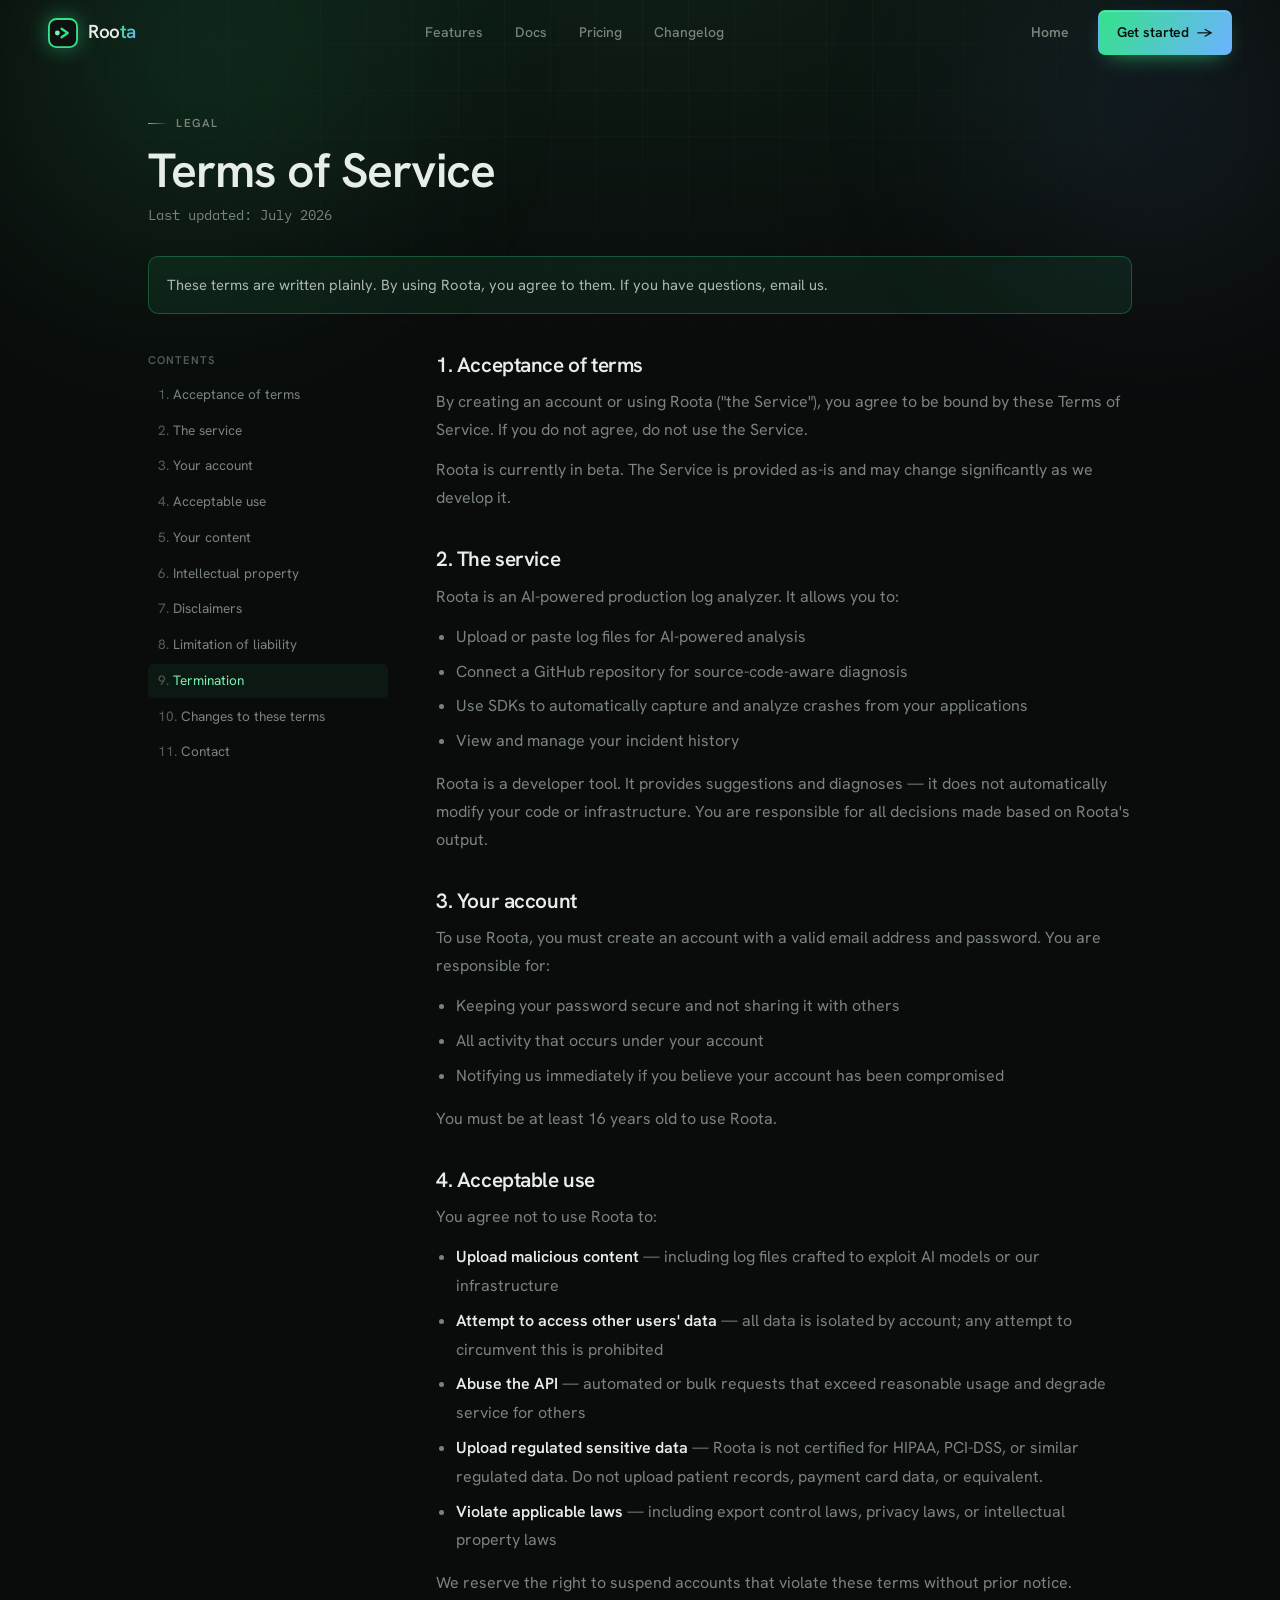
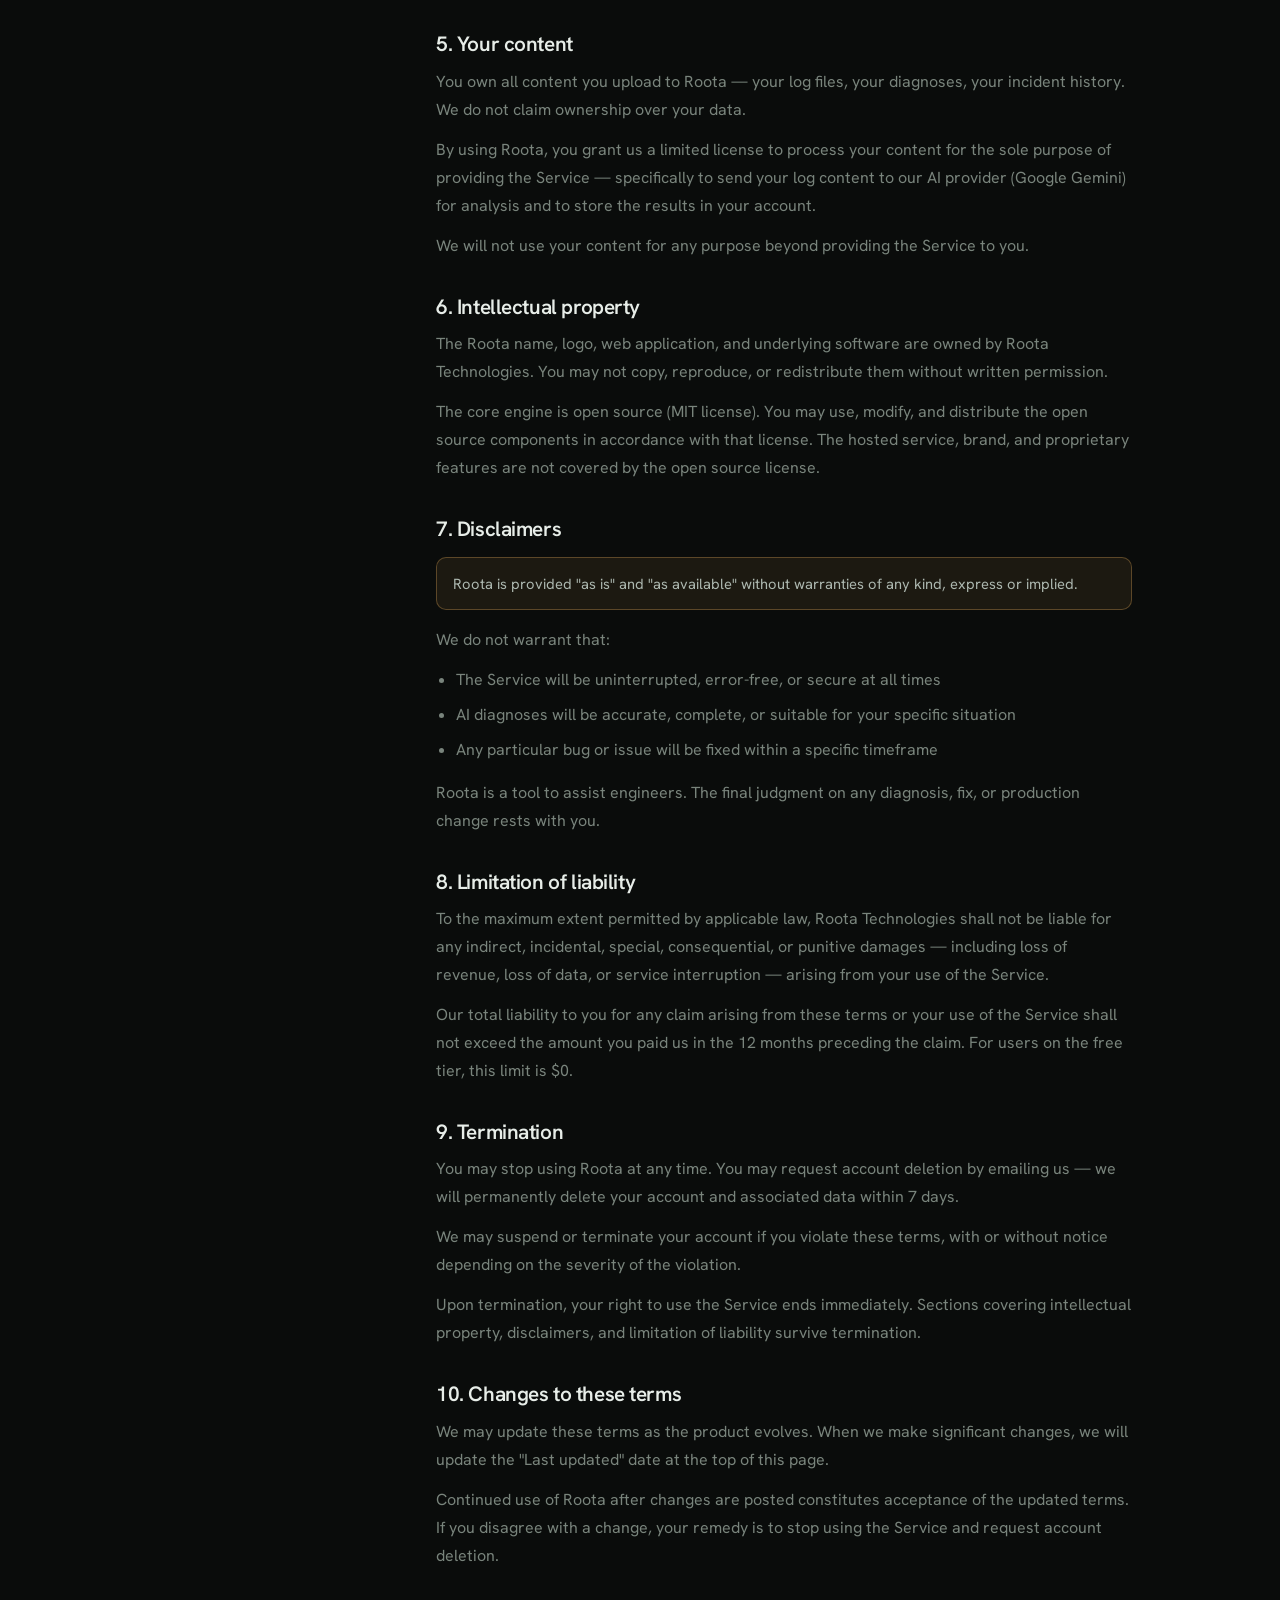
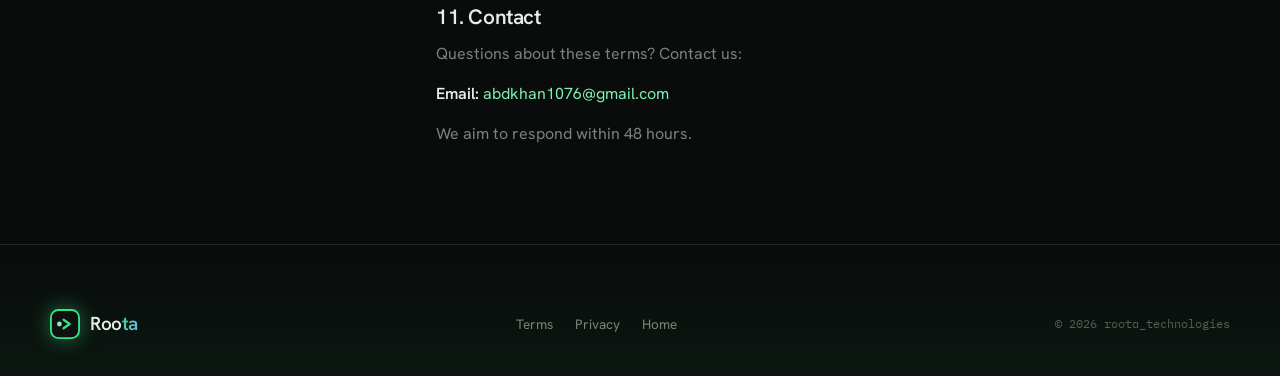
<file: terms.html>
<!DOCTYPE html>
<html lang="en">
<head>
  <meta charset="UTF-8">
  <meta name="viewport" content="width=device-width, initial-scale=1.0">
  <title>Roota — Terms of Service</title>
  <meta name="description" content="Roota's terms of service, written plainly.">
  <meta name="theme-color" content="#0a0c0b">
  <link rel="icon" type="image/svg+xml" href="data:image/svg+xml,%3Csvg xmlns='http://www.w3.org/2000/svg' viewBox='0 0 32 32'%3E%3Crect x='1' y='1' width='30' height='30' rx='8' fill='%230e1110' stroke='%2334e28a' stroke-width='2'/%3E%3Ccircle cx='10' cy='16' r='2.6' fill='%237defb6'/%3E%3Cpath d='M14.5 11.5L21 16l-6.5 4.5' stroke='%2334e28a' stroke-width='2.5' stroke-linecap='round' stroke-linejoin='round' fill='none'/%3E%3C/svg%3E">
  <link rel="preconnect" href="https://fonts.googleapis.com">
  <link rel="preconnect" href="https://fonts.gstatic.com" crossorigin>
  <link href="https://fonts.googleapis.com/css2?family=Hanken+Grotesk:wght@400;500;600;700&family=IBM+Plex+Mono:wght@400;500;600&display=swap" rel="stylesheet">
  <link rel="stylesheet" href="/assets/roota.css">
  <style>
    .legal-layout { max-width: 1080px; margin: 0 auto; padding: calc(var(--nav-h) + 40px) var(--pad-x) 60px; }
    .legal-header { margin-bottom: 30px; }
    .legal-header h1 { font-size: clamp(2.2rem, 4vw, 3rem); margin: 12px 0 8px; }
    .last-updated { font-size: 0.85rem; color: var(--muted); font-family: var(--font-mono); }
    .legal-callout { background: rgba(52,226,138,0.08); border: 1px solid rgba(52,226,138,0.28); border-radius: var(--r); padding: 16px 18px; color: var(--text-2); font-size: 0.92rem; line-height: 1.6; margin-bottom: 40px; }
    .warn-callout { background: rgba(242,180,92,0.08); border: 1px solid rgba(242,180,92,0.3); border-radius: var(--r); padding: 14px 16px; color: var(--text-2); font-size: 0.92rem; margin: 16px 0; }

    .legal-grid { display: grid; grid-template-columns: 240px 1fr; gap: 48px; align-items: start; }
    @media (max-width: 860px) { .legal-grid { grid-template-columns: 1fr; gap: 24px; } }
    .toc { position: sticky; top: calc(var(--nav-h) + 24px); }
    @media (max-width: 860px) { .toc { position: static; border: 1px solid var(--line); border-radius: var(--r); padding: 16px; } }
    .toc h3 { font-size: 0.7rem; letter-spacing: 0.1em; text-transform: uppercase; color: var(--faint); margin-bottom: 12px; }
    .toc ol { list-style: none; counter-reset: toc; display: flex; flex-direction: column; gap: 2px; }
    .toc li { counter-increment: toc; }
    .toc a { display: block; padding: 6px 10px; font-size: 0.85rem; color: var(--muted); border-radius: var(--r-xs); transition: color 0.18s var(--ease), background 0.18s var(--ease); }
    .toc a::before { content: counter(toc) ". "; color: var(--faint); }
    .toc a:hover, .toc a.active { color: var(--iris-2); background: rgba(52,226,138,0.06); }

    .legal-body .section { max-width: none; margin: 0 0 36px; padding: 0; scroll-margin-top: calc(var(--nav-h) + 24px); }
    .legal-body h2 { font-size: 1.3rem; margin-bottom: 12px; }
    .legal-body p { color: var(--muted); line-height: 1.75; margin-bottom: 12px; }
    .legal-body ul { color: var(--muted); line-height: 1.8; margin: 0 0 14px 20px; }
    .legal-body li { margin-bottom: 6px; }
    .legal-body strong { color: var(--text); font-weight: 600; }
    .legal-body a { color: var(--iris-2); }
  </style>
</head>
<body>
  <a href="#main" class="skip-link">Skip to content</a>
  <div class="backdrop" aria-hidden="true"><div class="aurora a1"></div><div class="aurora a2"></div></div>
  <div class="scrim" aria-hidden="true"></div>

  <header class="nav">
    <a href="/home" class="brand" aria-label="Roota home">
      <svg class="logo" viewBox="0 0 32 32" fill="none" xmlns="http://www.w3.org/2000/svg" aria-hidden="true"><rect x="1" y="1" width="30" height="30" rx="8" fill="#0e1110" stroke="#34e28a" stroke-width="2"/><circle cx="10" cy="16" r="2.6" fill="#7defb6"/><path d="M14.5 11.5L21 16l-6.5 4.5" stroke="#34e28a" stroke-width="2.5" stroke-linecap="round" stroke-linejoin="round"/></svg>
      <span>Roo<span class="lw-2">ta</span></span>
    </a>
    <button class="menu-btn" aria-label="Toggle menu" aria-expanded="false" aria-controls="navLinks"><span></span><span></span><span></span></button>
    <nav aria-label="Primary">
      <ul class="nav-links" id="navLinks">
        <li><a href="/home#features">Features</a></li>
        <li><a href="/docs-page">Docs</a></li>
        <li><a href="/pricing">Pricing</a></li>
        <li><a href="/changelog">Changelog</a></li>
      </ul>
    </nav>
    <div class="nav-actions">
      <a href="/home" class="btn btn-ghost hide-mobile">Home</a>
      <a href="/login" class="btn btn-primary">Get started <span class="arw">→</span></a>
    </div>
  </header>

  <main id="main" class="legal-layout">
    <div class="legal-header">
      <span class="eyebrow">Legal</span>
      <h1>Terms of Service</h1>
      <p class="last-updated">Last updated: July 2026</p>
    </div>
    <div class="legal-callout">These terms are written plainly. By using Roota, you agree to them. If you have questions, email us.</div>

    <div class="legal-grid">
      <nav class="toc" aria-label="Contents">
        <h3>Contents</h3>
        <ol>
          <li><a href="#acceptance" class="active">Acceptance of terms</a></li>
          <li><a href="#the-service">The service</a></li>
          <li><a href="#your-account">Your account</a></li>
          <li><a href="#acceptable-use">Acceptable use</a></li>
          <li><a href="#your-content">Your content</a></li>
          <li><a href="#intellectual-property">Intellectual property</a></li>
          <li><a href="#disclaimers">Disclaimers</a></li>
          <li><a href="#limitation">Limitation of liability</a></li>
          <li><a href="#termination">Termination</a></li>
          <li><a href="#changes">Changes to these terms</a></li>
          <li><a href="#contact">Contact</a></li>
        </ol>
      </nav>

      <div class="legal-body">
        <section class="section" id="acceptance">
          <h2>1. Acceptance of terms</h2>
          <p>By creating an account or using Roota ("the Service"), you agree to be bound by these Terms of Service. If you do not agree, do not use the Service.</p>
          <p>Roota is currently in beta. The Service is provided as-is and may change significantly as we develop it.</p>
        </section>
        <section class="section" id="the-service">
          <h2>2. The service</h2>
          <p>Roota is an AI-powered production log analyzer. It allows you to:</p>
          <ul>
            <li>Upload or paste log files for AI-powered analysis</li>
            <li>Connect a GitHub repository for source-code-aware diagnosis</li>
            <li>Use SDKs to automatically capture and analyze crashes from your applications</li>
            <li>View and manage your incident history</li>
          </ul>
          <p>Roota is a developer tool. It provides suggestions and diagnoses — it does not automatically modify your code or infrastructure. You are responsible for all decisions made based on Roota's output.</p>
        </section>
        <section class="section" id="your-account">
          <h2>3. Your account</h2>
          <p>To use Roota, you must create an account with a valid email address and password. You are responsible for:</p>
          <ul>
            <li>Keeping your password secure and not sharing it with others</li>
            <li>All activity that occurs under your account</li>
            <li>Notifying us immediately if you believe your account has been compromised</li>
          </ul>
          <p>You must be at least 16 years old to use Roota.</p>
        </section>
        <section class="section" id="acceptable-use">
          <h2>4. Acceptable use</h2>
          <p>You agree not to use Roota to:</p>
          <ul>
            <li><strong>Upload malicious content</strong> — including log files crafted to exploit AI models or our infrastructure</li>
            <li><strong>Attempt to access other users' data</strong> — all data is isolated by account; any attempt to circumvent this is prohibited</li>
            <li><strong>Abuse the API</strong> — automated or bulk requests that exceed reasonable usage and degrade service for others</li>
            <li><strong>Upload regulated sensitive data</strong> — Roota is not certified for HIPAA, PCI-DSS, or similar regulated data. Do not upload patient records, payment card data, or equivalent.</li>
            <li><strong>Violate applicable laws</strong> — including export control laws, privacy laws, or intellectual property laws</li>
          </ul>
          <p>We reserve the right to suspend accounts that violate these terms without prior notice.</p>
        </section>
        <section class="section" id="your-content">
          <h2>5. Your content</h2>
          <p>You own all content you upload to Roota — your log files, your diagnoses, your incident history. We do not claim ownership over your data.</p>
          <p>By using Roota, you grant us a limited license to process your content for the sole purpose of providing the Service — specifically to send your log content to our AI provider (Google Gemini) for analysis and to store the results in your account.</p>
          <p>We will not use your content for any purpose beyond providing the Service to you.</p>
        </section>
        <section class="section" id="intellectual-property">
          <h2>6. Intellectual property</h2>
          <p>The Roota name, logo, web application, and underlying software are owned by Roota Technologies. You may not copy, reproduce, or redistribute them without written permission.</p>
          <p>The core engine is open source (MIT license). You may use, modify, and distribute the open source components in accordance with that license. The hosted service, brand, and proprietary features are not covered by the open source license.</p>
        </section>
        <section class="section" id="disclaimers">
          <h2>7. Disclaimers</h2>
          <div class="warn-callout">Roota is provided "as is" and "as available" without warranties of any kind, express or implied.</div>
          <p>We do not warrant that:</p>
          <ul>
            <li>The Service will be uninterrupted, error-free, or secure at all times</li>
            <li>AI diagnoses will be accurate, complete, or suitable for your specific situation</li>
            <li>Any particular bug or issue will be fixed within a specific timeframe</li>
          </ul>
          <p>Roota is a tool to assist engineers. The final judgment on any diagnosis, fix, or production change rests with you.</p>
        </section>
        <section class="section" id="limitation">
          <h2>8. Limitation of liability</h2>
          <p>To the maximum extent permitted by applicable law, Roota Technologies shall not be liable for any indirect, incidental, special, consequential, or punitive damages — including loss of revenue, loss of data, or service interruption — arising from your use of the Service.</p>
          <p>Our total liability to you for any claim arising from these terms or your use of the Service shall not exceed the amount you paid us in the 12 months preceding the claim. For users on the free tier, this limit is $0.</p>
        </section>
        <section class="section" id="termination">
          <h2>9. Termination</h2>
          <p>You may stop using Roota at any time. You may request account deletion by emailing us — we will permanently delete your account and associated data within 7 days.</p>
          <p>We may suspend or terminate your account if you violate these terms, with or without notice depending on the severity of the violation.</p>
          <p>Upon termination, your right to use the Service ends immediately. Sections covering intellectual property, disclaimers, and limitation of liability survive termination.</p>
        </section>
        <section class="section" id="changes">
          <h2>10. Changes to these terms</h2>
          <p>We may update these terms as the product evolves. When we make significant changes, we will update the "Last updated" date at the top of this page.</p>
          <p>Continued use of Roota after changes are posted constitutes acceptance of the updated terms. If you disagree with a change, your remedy is to stop using the Service and request account deletion.</p>
        </section>
        <section class="section" id="contact">
          <h2>11. Contact</h2>
          <p>Questions about these terms? Contact us:</p>
          <p><strong>Email:</strong> <a href="mailto:abdkhan1076@gmail.com">abdkhan1076@gmail.com</a></p>
          <p>We aim to respond within 48 hours.</p>
        </section>
      </div>
    </div>
  </main>

  <footer class="footer">
    <div class="footer-inner">
      <div class="footer-bottom" style="padding-top:0;">
        <a href="/home" class="brand" aria-label="Roota home"><svg class="logo" viewBox="0 0 32 32" fill="none" xmlns="http://www.w3.org/2000/svg" aria-hidden="true"><rect x="1" y="1" width="30" height="30" rx="8" fill="#0e1110" stroke="#34e28a" stroke-width="2"/><circle cx="10" cy="16" r="2.6" fill="#7defb6"/><path d="M14.5 11.5L21 16l-6.5 4.5" stroke="#34e28a" stroke-width="2.5" stroke-linecap="round" stroke-linejoin="round"/></svg><span>Roo<span class="lw-2">ta</span></span></a>
        <div class="row" style="gap:22px;font-size:0.85rem;">
          <a href="/terms" style="color:var(--muted);">Terms</a>
          <a href="/privacy" style="color:var(--muted);">Privacy</a>
          <a href="/home" style="color:var(--muted);">Home</a>
        </div>
        <p>© <span data-year>2026</span> roota_technologies</p>
      </div>
    </div>
  </footer>

  <script src="/assets/roota.js"></script>
  <script>
    (function () {
      const links = Array.from(document.querySelectorAll('.toc a'));
      const map = new Map();
      links.forEach(l => { const t = document.getElementById(l.getAttribute('href').slice(1)); if (t) map.set(t, l); });
      const io = new IntersectionObserver((entries) => {
        entries.forEach(e => { if (e.isIntersecting) { links.forEach(l => l.classList.remove('active')); const link = map.get(e.target); link && link.classList.add('active'); } });
      }, { rootMargin: '-15% 0px -75% 0px' });
      map.forEach((_, t) => io.observe(t));
    })();
  </script>
</body>
</html>
</file>
<file: assets/roota.css>
/* ============================================================
   ROOTA — Shared design system
   Premium developer-first dark theme.
   Aesthetic: Linear precision · Vercel contrast · Sentry signal.
   Loaded once, cached across every page.
   ============================================================ */

/* ---- Fonts (system-safe fallbacks; Google Fonts enhances) ---- */

:root {
  /* Base surfaces — near-black, subtly cool */
  --bg:        #0a0c0b;
  --bg-2:      #0e1110;
  --surface:   #121615;
  --surface-2: #171c1a;
  --surface-3: #1e2422;
  --elevated:  rgba(255, 255, 255, 0.024);

  /* Hairlines */
  --line:      rgba(255, 255, 255, 0.08);
  --line-2:    rgba(255, 255, 255, 0.12);
  --line-strong: rgba(255, 255, 255, 0.18);

  /* Brand — iris → blue spectrum */
  --iris:      #34e28a;
  --iris-2:    #7defb6;
  --blue:      #6cb2ff;
  --brand:     #34e28a;
  --brand-ink: #eafff3;
  --grad-brand: linear-gradient(120deg, #34e28a 0%, #6cb2ff 100%);
  --grad-brand-soft: linear-gradient(120deg, rgba(52,226,138,0.18), rgba(108,178,255,0.14));

  /* Accent / data */
  --cyan:      #22d3ee;

  /* Semantic log colors */
  --error:     #ff6459;
  --warn:      #f2b45c;
  --ok:        #34e28a;
  --info:      #6cb2ff;

  /* Text */
  --text:      #e7ede8;
  --text-2:    #adb8b0;
  --muted:     #79847c;
  --faint:     #545e56;

  /* Radii */
  --r-xs: 5px;
  --r-sm: 7px;
  --r:    10px;
  --r-lg: 13px;
  --r-xl: 18px;
  --r-pill: 999px;

  /* Typography */
  --font-sans: "Hanken Grotesk", -apple-system, BlinkMacSystemFont,
               "Segoe UI", Roboto, Helvetica, Arial, sans-serif;
  --font-mono: "IBM Plex Mono", "SFMono-Regular", "SF Mono", Menlo, Consolas,
               "Liberation Mono", monospace;

  /* Motion */
  --ease: cubic-bezier(0.22, 1, 0.36, 1);
  --ease-in-out: cubic-bezier(0.65, 0, 0.35, 1);

  /* Layout */
  --nav-h: 66px;
  --maxw: 1180px;
  --pad-x: clamp(20px, 5vw, 48px);

  /* Shadows */
  --shadow-sm: 0 1px 2px rgba(0,0,0,0.4);
  --shadow:    0 18px 50px -24px rgba(0,0,0,0.75);
  --shadow-brand: 0 20px 60px -24px rgba(52,226,138,0.55);
}

* { box-sizing: border-box; margin: 0; padding: 0; }

html {
  scroll-behavior: smooth;
  scroll-padding-top: calc(var(--nav-h) + 20px);
  -webkit-text-size-adjust: 100%;
}

body {
  font-family: var(--font-sans);
  font-weight: 400;
  background: var(--bg);
  color: var(--text);
  line-height: 1.6;
  overflow-x: hidden;
  -webkit-font-smoothing: antialiased;
  text-rendering: optimizeLegibility;
  font-feature-settings: "cv11", "ss01";
}

::selection { background: rgba(52, 226, 138, 0.35); color: #fff; }

a { color: inherit; text-decoration: none; }
img, svg, canvas { display: block; max-width: 100%; }
button { font-family: inherit; }

h1, h2, h3, h4, h5 {
  font-weight: 600;
  letter-spacing: -0.02em;
  line-height: 1.08;
  color: var(--text);
}

/* Accessibility: keyboard focus ring */
:focus-visible {
  outline: 2px solid var(--iris-2);
  outline-offset: 3px;
  border-radius: 4px;
}

.skip-link {
  position: fixed;
  top: -60px; left: 16px;
  z-index: 2000;
  background: var(--iris);
  color: #06110b;
  padding: 10px 18px;
  border-radius: var(--r-sm);
  font-size: 0.85rem;
  font-weight: 600;
  transition: top 0.2s var(--ease);
}
.skip-link:focus { top: 16px; }

/* ============================================================
   BACKDROP — fixed blueprint grid + drifting aurora
   ============================================================ */
.backdrop {
  position: fixed;
  inset: 0;
  z-index: -1;
  pointer-events: none;
  overflow: hidden;
  background:
    radial-gradient(1100px 700px at 50% -10%, rgba(52,226,138,0.10), transparent 60%),
    var(--bg);
}
.backdrop::before {
  /* dotted blueprint grid */
  content: "";
  position: absolute;
  inset: -2px;
  background-image:
    linear-gradient(var(--line) 1px, transparent 1px),
    linear-gradient(90deg, var(--line) 1px, transparent 1px);
  background-size: 46px 46px;
  opacity: 0.35;
  -webkit-mask-image: radial-gradient(ellipse 90% 60% at 50% 0%, #000 0%, transparent 75%);
  mask-image: radial-gradient(ellipse 90% 60% at 50% 0%, #000 0%, transparent 75%);
}
.aurora {
  position: absolute;
  border-radius: 50%;
  filter: blur(90px);
  opacity: 0.3;
  will-change: transform;
}
.aurora.a1 {
  width: 620px; height: 620px;
  top: -240px; left: -120px;
  background: radial-gradient(circle, rgba(52,226,138,0.55), transparent 68%);
  animation: drift1 24s ease-in-out infinite;
}
.aurora.a2 {
  width: 540px; height: 540px;
  top: -160px; right: -140px;
  background: radial-gradient(circle, rgba(108,178,255,0.42), transparent 68%);
  animation: drift2 30s ease-in-out infinite;
}
.aurora.a3 {
  width: 480px; height: 480px;
  top: 40%; left: 45%;
  background: radial-gradient(circle, rgba(34,211,238,0.14), transparent 70%);
  animation: drift3 34s ease-in-out infinite;
}
@keyframes drift1 { 50% { transform: translate(70px, 60px) scale(1.08); } }
@keyframes drift2 { 50% { transform: translate(-60px, 40px) scale(1.12); } }
@keyframes drift3 { 50% { transform: translate(40px, -50px) scale(1.1); } }

/* ============================================================
   NAV
   ============================================================ */
.nav {
  position: fixed;
  top: 0; left: 0; right: 0;
  z-index: 200;
  height: var(--nav-h);
  display: flex;
  align-items: center;
  justify-content: space-between;
  gap: 20px;
  padding: 0 var(--pad-x);
  border-bottom: 1px solid transparent;
  transition: background 0.3s var(--ease), border-color 0.3s var(--ease),
              backdrop-filter 0.3s var(--ease), height 0.3s var(--ease);
}
.nav.scrolled {
  height: 58px;
  background: rgba(10, 12, 11, 0.72);
  backdrop-filter: blur(18px) saturate(160%);
  -webkit-backdrop-filter: blur(18px) saturate(160%);
  border-bottom: 1px solid var(--line);
}

.brand {
  display: inline-flex;
  align-items: center;
  gap: 10px;
  font-weight: 600;
  font-size: 1.18rem;
  letter-spacing: -0.02em;
  flex-shrink: 0;
}
.brand .logo { width: 30px; height: 30px; filter: drop-shadow(0 0 10px rgba(52,226,138,0.45)); transition: transform 0.3s var(--ease); }
.brand:hover .logo { transform: rotate(-6deg); }
.brand .lw-2 {
  background: var(--grad-brand);
  -webkit-background-clip: text; background-clip: text;
  -webkit-text-fill-color: transparent; color: var(--iris);
}
.brand .beta {
  font-size: 0.58rem; font-weight: 700; letter-spacing: 0.1em;
  text-transform: uppercase;
  color: var(--iris-2);
  border: 1px solid rgba(125,239,182,0.4);
  background: rgba(52,226,138,0.12);
  padding: 3px 7px; border-radius: var(--r-pill);
  margin-left: 2px;
}

.nav-links {
  display: flex;
  align-items: center;
  gap: 4px;
  list-style: none;
  margin: 0 auto;
}
.nav-links a {
  position: relative;
  display: inline-block;
  padding: 8px 14px;
  font-size: 0.875rem;
  font-weight: 500;
  color: var(--muted);
  border-radius: var(--r-sm);
  transition: color 0.18s var(--ease), background 0.18s var(--ease);
}
.nav-links a:hover, .nav-links a.active { color: var(--text); background: var(--elevated); }

.nav-actions { display: flex; align-items: center; gap: 10px; flex-shrink: 0; }

/* ============================================================
   BUTTONS
   ============================================================ */
.btn {
  position: relative;
  display: inline-flex;
  align-items: center;
  justify-content: center;
  gap: 8px;
  padding: 10px 18px;
  font-size: 0.875rem;
  font-weight: 600;
  letter-spacing: -0.01em;
  border-radius: var(--r-sm);
  border: 1px solid transparent;
  cursor: pointer;
  white-space: nowrap;
  transition: transform 0.2s var(--ease), background 0.2s var(--ease),
              border-color 0.2s var(--ease), box-shadow 0.2s var(--ease), color 0.2s var(--ease);
}
.btn:active { transform: translateY(1px); }
.btn svg { width: 16px; height: 16px; }

.btn-primary {
  background: var(--grad-brand);
  color: #06110b;
  box-shadow: 0 8px 22px -10px rgba(52,226,138,0.7), inset 0 1px 0 rgba(255,255,255,0.22);
}
.btn-primary:hover { transform: translateY(-2px); box-shadow: 0 14px 34px -10px rgba(52,226,138,0.85), inset 0 1px 0 rgba(255,255,255,0.28); }

.btn-secondary {
  background: var(--elevated);
  border-color: var(--line-2);
  color: var(--text);
  backdrop-filter: blur(8px);
}
.btn-secondary:hover { border-color: var(--line-strong); background: rgba(255,255,255,0.05); transform: translateY(-2px); }

.btn-ghost { background: transparent; color: var(--muted); }
.btn-ghost:hover { color: var(--text); background: var(--elevated); }

.btn-lg { padding: 13px 26px; font-size: 0.95rem; border-radius: var(--r); }
.btn-block { width: 100%; }

/* arrow that nudges on hover */
.btn .arw { transition: transform 0.22s var(--ease); }
.btn:hover .arw { transform: translateX(3px); }

/* ============================================================
   BADGES / PILLS / CHIPS
   ============================================================ */
.eyebrow {
  display: inline-flex;
  align-items: center;
  gap: 8px;
  font-size: 0.72rem;
  font-weight: 600;
  letter-spacing: 0.14em;
  text-transform: uppercase;
  color: var(--muted);
}
.eyebrow::before {
  content: "";
  width: 20px; height: 1px;
  background: linear-gradient(90deg, var(--iris), transparent);
}

.pill {
  display: inline-flex;
  align-items: center;
  gap: 9px;
  padding: 6px 14px 6px 12px;
  font-size: 0.78rem;
  font-weight: 500;
  color: var(--text-2);
  background: var(--elevated);
  border: 1px solid var(--line);
  border-radius: var(--r-pill);
  backdrop-filter: blur(8px);
}
.dot {
  width: 6px; height: 6px; border-radius: 50%;
  background: var(--ok);
  box-shadow: 0 0 0 4px rgba(52,226,138,0.15);
}
.dot.pulse { animation: pulse 2s ease-in-out infinite; }
@keyframes pulse { 50% { opacity: 0.45; transform: scale(0.7); } }

.chip {
  padding: 8px 15px;
  font-family: var(--font-mono);
  font-size: 0.8rem;
  color: var(--text-2);
  background: var(--surface);
  border: 1px solid var(--line);
  border-radius: var(--r-sm);
  transition: transform 0.22s var(--ease), border-color 0.22s var(--ease), color 0.22s var(--ease), background 0.22s var(--ease);
}
.chip:hover { transform: translateY(-3px); border-color: rgba(52,226,138,0.5); color: var(--text); background: rgba(52,226,138,0.08); }

.tag-soon {
  font-size: 0.6rem; font-weight: 700; letter-spacing: 0.06em; text-transform: uppercase;
  color: var(--info);
  background: rgba(108,178,255,0.12);
  border: 1px solid rgba(108,178,255,0.3);
  padding: 2px 7px; border-radius: var(--r-pill);
  vertical-align: middle;
}

/* ============================================================
   LAYOUT
   ============================================================ */
.section {
  position: relative;
  max-width: var(--maxw);
  margin: 0 auto;
  padding: clamp(64px, 10vw, 120px) var(--pad-x);
}
.section-head { max-width: 640px; margin-bottom: 56px; }
.section-head.center { margin-left: auto; margin-right: auto; text-align: center; }
.section-title {
  font-size: clamp(2rem, 4.4vw, 3.1rem);
  margin: 18px 0 16px;
}
.section-sub {
  font-size: 1.02rem;
  color: var(--muted);
  max-width: 520px;
  line-height: 1.7;
}
.section-head.center .section-sub { margin-left: auto; margin-right: auto; }

.grad-text {
  background: linear-gradient(110deg, var(--iris-2) 10%, var(--blue) 55%, var(--cyan) 110%);
  -webkit-background-clip: text; background-clip: text;
  -webkit-text-fill-color: transparent;
}

/* ============================================================
   CARDS + SPOTLIGHT
   ============================================================ */
.card {
  position: relative;
  background: var(--surface);
  border: 1px solid var(--line);
  border-radius: var(--r-lg);
  padding: 28px;
  transition: transform 0.28s var(--ease), border-color 0.28s var(--ease), background 0.28s var(--ease);
}
.card:hover { transform: translateY(-4px); border-color: var(--line-2); }

/* Spotlight — mouse-follow radial (set --mx/--my via JS) */
.spotlight { --mx: 50%; --my: 0%; overflow: hidden; }
.spotlight::before {
  content: "";
  position: absolute;
  inset: 0;
  border-radius: inherit;
  background: radial-gradient(340px circle at var(--mx) var(--my), rgba(52,226,138,0.16), transparent 60%);
  opacity: 0;
  transition: opacity 0.35s var(--ease);
  pointer-events: none;
}
.spotlight:hover::before { opacity: 1; }
/* gradient hairline highlight on hover */
.spotlight::after {
  content: "";
  position: absolute;
  inset: 0;
  border-radius: inherit;
  padding: 1px;
  background: radial-gradient(360px circle at var(--mx) var(--my), rgba(125,239,182,0.55), transparent 55%);
  -webkit-mask: linear-gradient(#fff 0 0) content-box, linear-gradient(#fff 0 0);
  -webkit-mask-composite: xor; mask-composite: exclude;
  opacity: 0;
  transition: opacity 0.35s var(--ease);
  pointer-events: none;
}
.spotlight:hover::after { opacity: 1; }

.icon-box {
  width: 42px; height: 42px;
  display: grid; place-items: center;
  border-radius: var(--r-sm);
  background: var(--grad-brand-soft);
  border: 1px solid rgba(52,226,138,0.28);
  color: var(--iris-2);
  margin-bottom: 18px;
}
.icon-box svg { width: 20px; height: 20px; }
.card-title { font-size: 1.05rem; font-weight: 600; margin-bottom: 9px; }
.card-desc { font-size: 0.9rem; color: var(--muted); line-height: 1.65; }

/* ============================================================
   TERMINAL / CODE
   ============================================================ */
.window {
  position: relative;
  background: linear-gradient(180deg, #101413, #0e1110);
  border: 1px solid var(--line-2);
  border-radius: var(--r-lg);
  overflow: hidden;
  box-shadow: var(--shadow);
}
.window-bar {
  display: flex; align-items: center; gap: 7px;
  padding: 12px 16px;
  background: rgba(255,255,255,0.02);
  border-bottom: 1px solid var(--line);
}
.window-bar .tl { width: 11px; height: 11px; border-radius: 50%; }
.tl.r { background: #ff5f57; } .tl.y { background: #febc2e; } .tl.g { background: #28c840; }
.window-bar .path {
  margin-left: 10px;
  font-family: var(--font-mono);
  font-size: 0.74rem;
  color: var(--muted);
}
.window-body {
  padding: 20px 22px;
  font-family: var(--font-mono);
  font-size: 0.8rem;
  line-height: 1.85;
}
.term-body { min-height: 300px; white-space: pre-wrap; word-break: break-word; }

.c-dim { color: var(--faint); }
.c-err { color: var(--error); }
.c-warn { color: var(--warn); }
.c-ok { color: var(--ok); }
.c-info { color: var(--info); }
.c-iris { color: var(--iris-2); }
.c-white { color: var(--text); }
.caret {
  display: inline-block;
  width: 7px; height: 1.05em;
  background: var(--iris-2);
  vertical-align: text-bottom;
  animation: blink 1.05s step-end infinite;
}
@keyframes blink { 50% { opacity: 0; } }

/* ============================================================
   MARQUEE
   ============================================================ */
.marquee {
  overflow: hidden;
  -webkit-mask-image: linear-gradient(90deg, transparent, #000 12%, #000 88%, transparent);
  mask-image: linear-gradient(90deg, transparent, #000 12%, #000 88%, transparent);
}
.marquee-track {
  display: flex;
  align-items: center;
  width: max-content;
  gap: 60px;
  animation: marquee 30s linear infinite;
}
.marquee:hover .marquee-track { animation-play-state: paused; }
@keyframes marquee { to { transform: translateX(-50%); } }
.marquee-item {
  font-size: 0.95rem; font-weight: 600; letter-spacing: 0.06em;
  color: var(--faint); white-space: nowrap;
  display: inline-flex; align-items: center; gap: 60px;
  transition: color 0.25s var(--ease);
}
.marquee-item:hover { color: var(--text-2); }
.marquee-item::after { content: "◆"; font-size: 0.5rem; color: rgba(52,226,138,0.5); }

/* ============================================================
   STATS
   ============================================================ */
.stats {
  display: grid;
  grid-template-columns: repeat(4, 1fr);
  border: 1px solid var(--line);
  border-radius: var(--r-lg);
  overflow: hidden;
  background: var(--line);
  gap: 1px;
}
.stat {
  background: var(--surface);
  padding: 30px 22px;
  transition: background 0.25s var(--ease);
}
.stat:hover { background: var(--surface-2); }
.stat-num {
  font-size: clamp(1.7rem, 3.2vw, 2.4rem);
  font-weight: 600; letter-spacing: -0.03em;
  font-family: var(--font-mono);
  color: var(--text);
}
.stat-num .grad-text { font-family: inherit; }
.stat-label { font-size: 0.82rem; color: var(--muted); margin-top: 6px; }

/* ============================================================
   FORMS
   ============================================================ */
.field { margin-bottom: 18px; }
.field label {
  display: block;
  font-size: 0.8rem; font-weight: 500;
  color: var(--text-2);
  margin-bottom: 8px;
}
.input, .textarea, .select {
  width: 100%;
  padding: 12px 14px;
  font-family: var(--font-sans);
  font-size: 0.92rem;
  color: var(--text);
  background: var(--bg-2);
  border: 1px solid var(--line-2);
  border-radius: var(--r-sm);
  transition: border-color 0.2s var(--ease), box-shadow 0.2s var(--ease), background 0.2s var(--ease);
}
.input::placeholder, .textarea::placeholder { color: var(--faint); }
.input:focus, .textarea:focus, .select:focus {
  outline: none;
  border-color: rgba(52,226,138,0.6);
  box-shadow: 0 0 0 3px rgba(52,226,138,0.16);
  background: var(--bg);
}
.input.mono { font-family: var(--font-mono); }

/* ============================================================
   FOOTER
   ============================================================ */
.footer {
  position: relative;
  border-top: 1px solid var(--line);
  background: linear-gradient(180deg, transparent, rgba(52,226,138,0.05));
  padding: 64px var(--pad-x) 36px;
}
.footer-inner { max-width: var(--maxw); margin: 0 auto; }
.footer-status {
  display: inline-flex; align-items: center; gap: 8px;
  font-size: 0.74rem; font-weight: 600; letter-spacing: 0.05em;
  text-transform: uppercase;
  color: var(--ok);
  border: 1px solid rgba(52,226,138,0.28);
  background: rgba(52,226,138,0.08);
  padding: 7px 14px; border-radius: var(--r-pill);
  margin-bottom: 40px;
}
.footer-grid {
  display: grid;
  grid-template-columns: 1.6fr repeat(3, 1fr);
  gap: 40px;
  padding-bottom: 40px;
  border-bottom: 1px solid var(--line);
}
.footer-brand p { color: var(--muted); font-size: 0.88rem; max-width: 280px; margin-top: 14px; line-height: 1.7; }
.footer-col h4 {
  font-size: 0.72rem; font-weight: 600; letter-spacing: 0.1em; text-transform: uppercase;
  color: var(--text); margin-bottom: 16px;
}
.footer-col ul { list-style: none; }
.footer-col li { margin-bottom: 11px; }
.footer-col a { font-size: 0.88rem; color: var(--muted); transition: color 0.18s var(--ease); }
.footer-col a:hover { color: var(--text); }
.footer-bottom {
  display: flex; justify-content: space-between; align-items: center;
  flex-wrap: wrap; gap: 16px;
  padding-top: 28px;
}
.footer-bottom p { font-size: 0.78rem; color: var(--faint); font-family: var(--font-mono); }
.socials { display: flex; gap: 10px; }
.social {
  width: 38px; height: 38px;
  display: grid; place-items: center;
  border: 1px solid var(--line);
  border-radius: var(--r-sm);
  color: var(--muted);
  transition: transform 0.2s var(--ease), color 0.2s var(--ease), border-color 0.2s var(--ease);
}
.social:hover { transform: translateY(-3px); color: var(--iris-2); border-color: rgba(52,226,138,0.5); }
.social svg { width: 17px; height: 17px; }

/* ============================================================
   MOBILE MENU
   ============================================================ */
.menu-btn {
  display: none;
  width: 40px; height: 40px;
  flex-direction: column; justify-content: center; align-items: center; gap: 5px;
  background: transparent; border: 1px solid var(--line); border-radius: var(--r-sm);
  cursor: pointer;
}
.menu-btn span { width: 17px; height: 2px; background: var(--text); border-radius: 2px; transition: transform 0.3s var(--ease), opacity 0.2s var(--ease); }
.menu-btn.open span:nth-child(1) { transform: translateY(7px) rotate(45deg); }
.menu-btn.open span:nth-child(2) { opacity: 0; }
.menu-btn.open span:nth-child(3) { transform: translateY(-7px) rotate(-45deg); }

.scrim {
  position: fixed; inset: 0; z-index: 190;
  background: rgba(0,0,0,0.6);
  backdrop-filter: blur(2px);
  opacity: 0; pointer-events: none;
  transition: opacity 0.3s var(--ease);
}
.scrim.open { opacity: 1; pointer-events: auto; }

/* ============================================================
   REVEAL ANIMATIONS
   ============================================================ */
.reveal {
  opacity: 0;
  transform: translateY(22px);
  transition: opacity 0.7s var(--ease), transform 0.7s var(--ease);
  transition-delay: var(--d, 0s);
}
.reveal.in { opacity: 1; transform: none; }

/* char-by-char heading reveal */
.split .word { display: inline-block; white-space: nowrap; }
.split .ch {
  display: inline-block;
  opacity: 0;
  transform: translateY(0.5em);
  filter: blur(6px);
  transition: opacity 0.5s var(--ease), transform 0.6s var(--ease), filter 0.5s var(--ease);
}
.split.in .ch { opacity: 1; transform: none; filter: none; }

/* ============================================================
   UTILITIES
   ============================================================ */
.container { max-width: var(--maxw); margin: 0 auto; padding: 0 var(--pad-x); }
.mono { font-family: var(--font-mono); }
.center { text-align: center; }
.mt-s { margin-top: 12px; } .mt-m { margin-top: 24px; } .mt-l { margin-top: 40px; }
.row { display: flex; gap: 12px; flex-wrap: wrap; }
.row.center { justify-content: center; }
.grid-3 { display: grid; grid-template-columns: repeat(3, 1fr); gap: 18px; }
.grid-2 { display: grid; grid-template-columns: repeat(2, 1fr); gap: 18px; }

.divider { height: 1px; background: var(--line); border: 0; margin: 0; }

/* ============================================================
   RESPONSIVE
   ============================================================ */
@media (max-width: 900px) {
  .grid-3 { grid-template-columns: 1fr 1fr; }
  .stats { grid-template-columns: 1fr 1fr; }
  .footer-grid { grid-template-columns: 1fr 1fr; gap: 32px; }
}
@media (max-width: 780px) {
  .menu-btn { display: flex; }
  .nav-links {
    position: fixed;
    top: 0; right: 0;
    width: min(80vw, 320px);
    height: 100vh;
    margin: 0;
    flex-direction: column;
    align-items: stretch;
    justify-content: flex-start;
    gap: 4px;
    padding: calc(var(--nav-h) + 20px) 24px 24px;
    background: rgba(10,12,11,0.96);
    backdrop-filter: blur(20px);
    border-left: 1px solid var(--line);
    transform: translateX(100%);
    transition: transform 0.4s var(--ease);
    z-index: 195;
  }
  .nav-links.open { transform: none; }
  .nav-links a { padding: 14px 12px; font-size: 1rem; border-bottom: 1px solid var(--line); border-radius: 0; }
  .nav-actions .hide-mobile { display: none; }
}
@media (max-width: 620px) {
  .grid-3, .grid-2 { grid-template-columns: 1fr; }
  .stats { grid-template-columns: 1fr 1fr; }
  .footer-grid { grid-template-columns: 1fr; }
}

/* ============================================================
   REDUCED MOTION
   ============================================================ */
@media (prefers-reduced-motion: reduce) {
  *, *::before, *::after {
    animation-duration: 0.001ms !important;
    animation-iteration-count: 1 !important;
    transition-duration: 0.001ms !important;
    scroll-behavior: auto !important;
  }
  .reveal, .split .ch { opacity: 1 !important; transform: none !important; filter: none !important; }
  .aurora { animation: none !important; }
}
</file>
<file: assets/landing.css>
/* ============================================================
   Roota landing — self-contained stylesheet ("Phosphor" system)
   Carbon black base · phosphor green accent · log-level semantics
   Hanken Grotesk (UI) + IBM Plex Mono (technical layer)
   ============================================================ */

:root {
  --bg: #0a0c0b;
  --bg-raised: #0e1110;
  --surface: #121615;
  --surface-2: #171c1a;
  --line: rgba(226, 236, 229, 0.07);
  --line-2: rgba(226, 236, 229, 0.14);
  --text: #e7ede8;
  --text-2: #adb8b0;
  --muted: #79847c;
  --faint: #545e56;
  --green: #34e28a;
  --green-soft: rgba(52, 226, 138, 0.12);
  --amber: #f2b45c;
  --red: #ff6459;
  --red-soft: rgba(255, 100, 89, 0.12);
  --blue: #6cb2ff;
  --grad-brand: linear-gradient(120deg, #34e28a, #6cb2ff);
  --sans: "Hanken Grotesk", system-ui, sans-serif;
  --mono: "IBM Plex Mono", ui-monospace, "Cascadia Mono", monospace;
  --ease: cubic-bezier(0.22, 1, 0.36, 1);
  --maxw: 1180px;
  --pad: clamp(20px, 4vw, 44px);
  --nav-h: 62px;
}

* { margin: 0; padding: 0; box-sizing: border-box; }

html { scroll-behavior: smooth; }
@media (prefers-reduced-motion: reduce) { html { scroll-behavior: auto; } }

body {
  background: var(--bg);
  color: var(--text);
  font-family: var(--sans);
  font-size: 16px;
  line-height: 1.6;
  -webkit-font-smoothing: antialiased;
  overflow-x: hidden;
}

::selection { background: rgba(52, 226, 138, 0.25); color: var(--text); }

a { color: inherit; text-decoration: none; }
button { font: inherit; color: inherit; background: none; border: 0; cursor: pointer; }

:focus-visible {
  outline: 2px solid var(--green);
  outline-offset: 3px;
  border-radius: 2px;
}

.skip-link {
  position: absolute; left: -9999px; top: 0;
  background: var(--green); color: #06110b;
  padding: 10px 16px; font-family: var(--mono); font-size: 13px; z-index: 200;
}
.skip-link:focus { left: 12px; top: 12px; }

/* Fine dotted graph-paper backdrop — static, CSS only */
.grid-bg {
  position: fixed; inset: 0; z-index: -1; pointer-events: none;
  background-image: radial-gradient(rgba(226, 236, 229, 0.045) 1px, transparent 1px);
  background-size: 26px 26px;
  mask-image: linear-gradient(180deg, rgba(0,0,0,0.9), rgba(0,0,0,0.35) 40%, rgba(0,0,0,0.7));
}

.wrap { max-width: var(--maxw); margin: 0 auto; padding-inline: var(--pad); }

/* ---------------- Nav ---------------- */
.nav {
  position: fixed; top: 0; left: 0; right: 0; z-index: 100;
  height: var(--nav-h);
  border-bottom: 1px solid transparent;
  transition: border-color 0.3s var(--ease), background 0.3s var(--ease);
}
.nav.scrolled {
  background: rgba(10, 12, 11, 0.82);
  -webkit-backdrop-filter: blur(14px);
  backdrop-filter: blur(14px);
  border-bottom-color: var(--line);
}
.nav-inner {
  max-width: var(--maxw); margin: 0 auto; padding-inline: var(--pad);
  height: 100%; display: flex; align-items: center; gap: 28px;
}
.brand {
  display: inline-flex; align-items: center; gap: 10px;
  font-family: var(--sans); font-weight: 600; font-size: 1.18rem; letter-spacing: -0.02em;
}
.brand .logo {
  width: 30px; height: 30px; flex-shrink: 0;
  filter: drop-shadow(0 0 10px rgba(52, 226, 138, 0.4));
  transition: transform 0.3s var(--ease);
}
.brand:hover .logo { transform: rotate(-6deg); }
.brand .lw-2 {
  background: var(--grad-brand);
  -webkit-background-clip: text; background-clip: text;
  -webkit-text-fill-color: transparent; color: var(--green);
}
.brand .beta {
  font-size: 0.58rem; font-weight: 700; letter-spacing: 0.1em;
  text-transform: uppercase;
  color: var(--green);
  border: 1px solid rgba(52, 226, 138, 0.4);
  background: var(--green-soft);
  padding: 3px 7px; border-radius: 999px;
}
.nav-links {
  display: flex; gap: 4px; list-style: none; margin-left: auto;
}
.nav-links a {
  font-family: var(--sans); font-size: 14.5px; font-weight: 500; color: var(--text-2);
  padding: 7px 12px; border-radius: 6px; letter-spacing: 0.005em;
  transition: color 0.2s var(--ease), background 0.2s var(--ease);
}
.nav-links a:hover { color: var(--text); background: rgba(226, 236, 229, 0.05); }
.nav-cta { display: flex; align-items: center; gap: 10px; }

.btn {
  display: inline-flex; align-items: center; gap: 8px;
  font-family: var(--sans); font-size: 14.5px; font-weight: 600;
  padding: 10px 18px; border-radius: 6px;
  border: 1px solid transparent;
  transition: background 0.2s var(--ease), border-color 0.2s var(--ease),
              color 0.2s var(--ease), transform 0.15s var(--ease);
  cursor: pointer; white-space: nowrap;
}
.btn:active { transform: translateY(1px); }
.btn-solid { background: var(--green); color: #06110b; font-weight: 600; }
.btn-solid:hover { background: #4aeb9b; }
.btn-outline { border-color: var(--line-2); color: var(--text); }
.btn-outline:hover { border-color: rgba(52, 226, 138, 0.5); color: var(--green); }
.btn-ghost { color: var(--text-2); padding-inline: 12px; }
.btn-ghost:hover { color: var(--text); }
.btn-lg { padding: 13px 24px; font-size: 15.5px; }

.menu-btn { display: none; }

/* ---------------- Hero ---------------- */
.hero {
  padding-top: calc(var(--nav-h) + clamp(56px, 9vh, 110px));
  padding-bottom: clamp(40px, 6vw, 72px);
}
.hero-grid {
  display: grid;
  grid-template-columns: minmax(0, 6.2fr) minmax(0, 5.8fr);
  gap: clamp(32px, 5vw, 72px);
  align-items: center;
}
.hero-eyebrow {
  display: inline-flex; align-items: center; gap: 9px;
  font-family: var(--mono); font-size: 12.5px; color: var(--muted);
  border: 1px solid var(--line); border-radius: 5px;
  padding: 6px 12px; margin-bottom: 26px;
  transition: border-color 0.2s var(--ease), color 0.2s var(--ease);
}
.hero-eyebrow:hover { border-color: var(--line-2); color: var(--text-2); }
.hero-eyebrow .dot-err {
  width: 7px; height: 7px; border-radius: 50%; background: var(--red);
  box-shadow: 0 0 8px rgba(255, 100, 89, 0.6);
}
.hero h1 {
  font-size: clamp(2.35rem, 4.6vw, 3.7rem);
  font-weight: 650;
  line-height: 1.06;
  letter-spacing: -0.028em;
  max-width: 13ch;
  margin-bottom: 22px;
}
.hero h1 .acc { color: var(--green); }
.hero .lede {
  color: var(--text-2); font-size: clamp(1rem, 1.4vw, 1.11rem);
  line-height: 1.68; max-width: 52ch; margin-bottom: 32px;
}
.hero .lede strong { color: var(--text); font-weight: 600; }
.hero-ctas { display: flex; flex-wrap: wrap; gap: 12px; margin-bottom: 22px; }
.hero-facts {
  font-family: var(--mono); font-size: 12.5px; color: var(--faint);
  display: flex; flex-wrap: wrap; gap: 6px 0;
}
.hero-facts .sep { margin-inline: 10px; color: var(--line-2); }

/* Hero trace panel */
.trace-panel {
  border: 1px solid var(--line-2);
  border-radius: 10px;
  background: linear-gradient(180deg, var(--surface), var(--bg-raised));
  overflow: hidden;
  box-shadow: 0 24px 60px -30px rgba(0, 0, 0, 0.8);
}
.panel-bar {
  display: flex; align-items: center; gap: 10px;
  padding: 10px 16px;
  border-bottom: 1px solid var(--line);
  font-family: var(--mono); font-size: 12px; color: var(--muted);
}
.panel-bar .led { width: 8px; height: 8px; border-radius: 50%; background: var(--red); flex-shrink: 0; }
.panel-bar .led.ok { background: var(--green); }
.panel-bar .spacer { margin-left: auto; color: var(--faint); }
.scope-body { padding: 18px 16px 8px; }
#scope { display: block; width: 100%; height: 150px; }
.scope-readout {
  font-family: var(--mono); font-size: 12.5px;
  padding: 10px 16px 16px;
  color: var(--text-2);
  display: flex; gap: 8px; align-items: baseline;
  white-space: nowrap; overflow: hidden;
}
.scope-readout .k { color: var(--faint); }
.scope-readout .status-ok { color: var(--green); }
.scope-readout .status-warn { color: var(--amber); }
.scope-readout .status-err { color: var(--red); }

/* ---------------- Facts strip ---------------- */
.strip {
  border-top: 1px solid var(--line); border-bottom: 1px solid var(--line);
  margin-top: clamp(36px, 5vw, 64px);
}
.strip-inner {
  max-width: var(--maxw); margin: 0 auto; padding: 18px var(--pad);
  display: flex; flex-wrap: wrap; gap: 12px 40px;
  font-family: var(--mono); font-size: 12.5px; color: var(--muted);
}
.strip-inner span::before { content: "▸ "; color: var(--green); }

/* ---------------- Sections ---------------- */
.section { padding-block: clamp(72px, 11vw, 130px); }
.sec-eyebrow {
  font-family: var(--mono); font-size: 12.5px; letter-spacing: 0.06em;
  color: var(--faint); margin-bottom: 18px; display: block;
}
.sec-eyebrow b { color: var(--green); font-weight: 500; }
h2 {
  font-size: clamp(1.7rem, 3.2vw, 2.6rem);
  font-weight: 650; line-height: 1.12; letter-spacing: -0.022em;
}

/* Positioning: sticky left rail + ledger rows */
.gap-grid {
  display: grid; grid-template-columns: minmax(0, 5fr) minmax(0, 7fr);
  gap: clamp(36px, 6vw, 90px); align-items: start;
}
.gap-left { position: sticky; top: calc(var(--nav-h) + 40px); }
.gap-left h2 { max-width: 17ch; margin-bottom: 20px; }
.gap-left p { color: var(--text-2); max-width: 44ch; }
.ledger { border-top: 1px solid var(--line-2); }
.ledger-row {
  border-bottom: 1px solid var(--line);
  padding: 26px 4px;
  display: grid; grid-template-columns: 130px 1fr; gap: 18px;
}
.ledger-row .who {
  font-family: var(--mono); font-size: 13px; font-weight: 600;
  color: var(--text); letter-spacing: 0.03em; padding-top: 2px;
}
.ledger-row .does { color: var(--muted); font-size: 14.5px; margin-bottom: 6px; }
.ledger-row .stops { color: var(--text-2); font-size: 15.5px; line-height: 1.6; }
.ledger-close {
  padding: 28px 4px 4px;
  font-size: 1.06rem; color: var(--text); line-height: 1.6;
}
.ledger-close .tick { color: var(--green); font-family: var(--mono); margin-right: 8px; }

/* ---------------- Debugger demo ---------------- */
.demo-head { max-width: 60ch; margin-bottom: 40px; }
.demo-head p { color: var(--text-2); margin-top: 16px; }
.debugger {
  border: 1px solid var(--line-2); border-radius: 12px;
  background: var(--bg-raised);
  overflow: hidden;
  box-shadow: 0 30px 80px -40px rgba(0, 0, 0, 0.85);
}
.dbg-bar {
  display: flex; align-items: center; gap: 14px; flex-wrap: wrap;
  padding: 12px 18px; border-bottom: 1px solid var(--line);
  font-family: var(--mono); font-size: 12.5px; color: var(--muted);
}
.dbg-bar .run-id { color: var(--text); font-weight: 500; }
.dbg-bar .crash { color: var(--red); }
.dbg-diff-toggle {
  margin-left: auto;
  font-family: var(--mono); font-size: 12px;
  border: 1px solid var(--line-2); border-radius: 5px;
  padding: 6px 12px; color: var(--text-2);
  transition: all 0.2s var(--ease);
}
.dbg-diff-toggle:hover { border-color: rgba(52, 226, 138, 0.5); color: var(--green); }
.dbg-diff-toggle[aria-pressed="true"] {
  background: var(--green-soft); border-color: rgba(52, 226, 138, 0.5); color: var(--green);
}
.dbg-body {
  display: grid; grid-template-columns: minmax(0, 5fr) minmax(0, 7fr);
  min-height: 380px;
}
.steps-pane { border-right: 1px solid var(--line); padding: 10px 0; }
.step {
  display: grid; grid-template-columns: 34px 20px 1fr auto;
  align-items: center; gap: 8px;
  width: 100%; text-align: left;
  padding: 9px 18px 9px 14px;
  font-family: var(--mono); font-size: 13px; color: var(--muted);
  border-left: 2px solid transparent;
  transition: background 0.15s var(--ease), color 0.15s var(--ease);
}
.step:hover { background: rgba(226, 236, 229, 0.03); color: var(--text-2); }
.step .idx { color: var(--faint); font-size: 11.5px; text-align: right; }
.step .glyph { text-align: center; }
.step .glyph.ok { color: var(--green); }
.step .glyph.warn { color: var(--amber); }
.step .glyph.err { color: var(--red); }
.step .lat { color: var(--faint); font-size: 11.5px; }
.step .kind { color: var(--faint); }
.step.active {
  background: var(--green-soft); color: var(--text);
  border-left-color: var(--green);
}
.step.active .kind { color: var(--text-2); }
.step.crashed.active { background: var(--red-soft); border-left-color: var(--red); }
.step.future { opacity: 0.32; }

.state-pane { padding: 20px 22px; font-family: var(--mono); font-size: 13px; overflow-x: auto; }
.state-title {
  font-size: 11.5px; letter-spacing: 0.1em; text-transform: uppercase;
  color: var(--faint); margin-bottom: 14px;
  display: flex; justify-content: space-between; gap: 12px;
}
.state-title .frame { color: var(--text-2); text-transform: none; letter-spacing: 0; }
.kv { display: grid; grid-template-columns: 190px 1fr; gap: 4px 16px; line-height: 1.9; }
.kv .k { color: var(--muted); }
.kv .v { color: var(--text-2); white-space: pre-wrap; }
.kv .v.changed { color: var(--text); }
.kv .v.changed .old { color: var(--red); text-decoration: line-through; opacity: 0.75; margin-right: 8px; }
.kv .v.changed .new { color: var(--green); }
.kv .v.err { color: var(--red); }
.fix-block {
  margin-top: 16px; padding: 12px 14px;
  background: var(--bg); border: 1px solid var(--line);
  border-radius: 6px; line-height: 1.9;
  overflow-x: auto;
}
.fix-block .fl { display: block; white-space: pre; }
.fix-block .fl.del { color: var(--red); }
.fix-block .fl.add { color: var(--green); }

.state-note {
  margin-top: 18px; padding: 12px 14px;
  background: var(--surface); border: 1px solid var(--line);
  border-left: 2px solid var(--amber);
  border-radius: 6px; color: var(--text-2); font-size: 12.5px; line-height: 1.7;
}
.state-note.err-note { border-left-color: var(--red); }
.state-note .lbl { color: var(--faint); text-transform: uppercase; font-size: 10.5px; letter-spacing: 0.1em; display: block; margin-bottom: 4px; }

/* diff view */
.diff-cols { display: grid; grid-template-columns: 1fr 1fr; gap: 0 18px; }
.diff-col-h {
  font-size: 11.5px; color: var(--faint); letter-spacing: 0.08em;
  padding-bottom: 10px; border-bottom: 1px solid var(--line); margin-bottom: 10px;
}
.diff-col-h.b { color: var(--text-2); }
.dline { line-height: 2; color: var(--muted); white-space: nowrap; }
.dline.same { color: var(--muted); }
.dline.miss { color: var(--faint); font-style: italic; }
.dline.div-a { color: var(--green); }
.dline.div-b { color: var(--red); }
.dline .g { margin-right: 8px; }

/* transport */
.transport {
  display: flex; align-items: center; gap: 14px;
  padding: 13px 18px; border-top: 1px solid var(--line);
  font-family: var(--mono); font-size: 12.5px; color: var(--muted);
}
.t-btn {
  width: 34px; height: 30px; display: grid; place-items: center;
  border: 1px solid var(--line-2); border-radius: 5px; color: var(--text-2);
  transition: all 0.15s var(--ease); font-size: 13px;
}
.t-btn:hover { border-color: rgba(52, 226, 138, 0.5); color: var(--green); }
.t-btn[aria-pressed="true"] { background: var(--green-soft); color: var(--green); border-color: rgba(52,226,138,0.5); }
.scrubber { flex: 1; display: flex; align-items: center; }
.scrubber input[type="range"] {
  width: 100%; -webkit-appearance: none; appearance: none;
  height: 3px; background: var(--line-2); border-radius: 2px; outline-offset: 6px;
}
.scrubber input::-webkit-slider-thumb {
  -webkit-appearance: none; appearance: none;
  width: 14px; height: 14px; border-radius: 50%;
  background: var(--green); cursor: pointer;
  box-shadow: 0 0 0 4px var(--green-soft);
}
.scrubber input::-moz-range-thumb {
  width: 14px; height: 14px; border-radius: 50%; border: 0;
  background: var(--green); cursor: pointer;
}
.t-pos { min-width: 64px; text-align: right; color: var(--text-2); }
.dbg-hint { font-family: var(--mono); font-size: 12px; color: var(--faint); margin-top: 14px; }
.dbg-hint kbd {
  border: 1px solid var(--line-2); border-bottom-width: 2px; border-radius: 4px;
  padding: 1px 6px; font-family: inherit; font-size: 11px; color: var(--text-2);
}

/* demo captions */
.demo-caps {
  display: grid; grid-template-columns: repeat(3, 1fr);
  gap: 0 36px; margin-top: 44px;
  border-top: 1px solid var(--line);
}
.demo-cap { padding-top: 20px; position: relative; }
.demo-cap::before {
  content: ""; position: absolute; top: -1px; left: 0;
  width: 44px; height: 1px; background: var(--green);
}
.demo-cap h3 { font-family: var(--mono); font-size: 13.5px; font-weight: 600; margin-bottom: 8px; }
.demo-cap p { color: var(--muted); font-size: 14px; line-height: 1.65; }

/* ---------------- Features ---------------- */
.feat-list { border-top: 1px solid var(--line-2); margin-top: 44px; }
.feat-row {
  display: grid; grid-template-columns: minmax(0, 7fr) minmax(0, 5fr);
  gap: clamp(28px, 4vw, 64px); align-items: center;
  border-bottom: 1px solid var(--line);
  padding-block: clamp(36px, 5vw, 56px);
}
.feat-row:nth-child(even) { grid-template-columns: minmax(0, 5fr) minmax(0, 7fr); }
.feat-row:nth-child(even) .feat-copy { order: 2; }
.feat-row:nth-child(even) .feat-vis { order: 1; }
.feat-tag {
  display: inline-block; font-family: var(--mono); font-size: 11px;
  letter-spacing: 0.09em; text-transform: uppercase;
  padding: 3px 9px; border-radius: 4px; margin-bottom: 14px;
}
.feat-tag.beta { color: var(--amber); border: 1px solid rgba(242, 180, 92, 0.35); }
.feat-tag.live { color: var(--green); border: 1px solid rgba(52, 226, 138, 0.35); }
.feat-copy h3 { font-size: clamp(1.25rem, 2vw, 1.6rem); font-weight: 650; letter-spacing: -0.015em; margin-bottom: 12px; }
.feat-copy p { color: var(--text-2); max-width: 50ch; }
.feat-vis {
  font-family: var(--mono); font-size: 12.5px;
  border: 1px solid var(--line); border-radius: 8px;
  background: var(--surface); padding: 18px 20px; line-height: 1.9;
  color: var(--muted); overflow-x: auto;
}
.feat-vis .c-g { color: var(--green); }
.feat-vis .c-r { color: var(--red); }
.feat-vis .c-a { color: var(--amber); }
.feat-vis .c-t { color: var(--text-2); }
.feat-vis .c-f { color: var(--faint); }

/* ---------------- Waitlist CTA ---------------- */
.cta-grid {
  display: grid; grid-template-columns: minmax(0, 6fr) minmax(0, 5fr);
  gap: clamp(36px, 6vw, 90px); align-items: center;
  border: 1px solid var(--line-2); border-radius: 14px;
  background:
    radial-gradient(520px 260px at 12% 0%, rgba(52, 226, 138, 0.07), transparent 70%),
    var(--bg-raised);
  padding: clamp(36px, 5vw, 64px);
}
.cta-grid h2 { max-width: 15ch; margin-bottom: 18px; }
.cta-grid .sub { color: var(--text-2); max-width: 46ch; }
.wl-form { display: flex; flex-direction: column; gap: 12px; }
.wl-label { font-family: var(--mono); font-size: 12px; color: var(--faint); letter-spacing: 0.06em; }
.wl-row { display: flex; gap: 10px; }
.wl-row input[type="email"] {
  flex: 1; min-width: 0;
  background: var(--bg); border: 1px solid var(--line-2); border-radius: 6px;
  padding: 12px 14px; color: var(--text);
  font-family: var(--mono); font-size: 13.5px;
  transition: border-color 0.2s var(--ease);
}
.wl-row input[type="email"]::placeholder { color: var(--faint); }
.wl-row input[type="email"]:focus { outline: none; border-color: rgba(52, 226, 138, 0.55); }
.wl-msg { font-family: var(--mono); font-size: 12.5px; min-height: 18px; }
.wl-msg.ok { color: var(--green); }
.wl-msg.err { color: var(--red); }
.wl-alt { font-size: 13.5px; color: var(--muted); margin-top: 6px; }
.wl-alt a { color: var(--green); border-bottom: 1px solid rgba(52, 226, 138, 0.35); }
.wl-alt a:hover { border-bottom-color: var(--green); }

/* ---------------- Footer ---------------- */
.footer { border-top: 1px solid var(--line); margin-top: clamp(60px, 8vw, 100px); }
.footer-inner {
  max-width: var(--maxw); margin: 0 auto; padding: 48px var(--pad) 36px;
}
.footer-grid {
  display: grid; grid-template-columns: minmax(0, 2fr) repeat(3, minmax(0, 1fr));
  gap: 36px;
}
.footer-brand p { color: var(--muted); font-size: 13.5px; max-width: 30ch; margin-top: 14px; }
.footer-col h4 {
  font-family: var(--mono); font-size: 11px; font-weight: 500;
  letter-spacing: 0.12em; text-transform: uppercase; color: var(--faint);
  margin-bottom: 14px;
}
.footer-col ul { list-style: none; }
.footer-col li { margin-bottom: 9px; }
.footer-col a { color: var(--text-2); font-size: 13.5px; transition: color 0.2s var(--ease); }
.footer-col a:hover { color: var(--green); }
.footer-bottom {
  display: flex; justify-content: space-between; gap: 16px; flex-wrap: wrap;
  margin-top: 44px; padding-top: 22px; border-top: 1px solid var(--line);
  font-family: var(--mono); font-size: 12px; color: var(--faint);
}

/* ---------------- Reveal on scroll ---------------- */
.rv { opacity: 0; transform: translateY(14px); transition: opacity 0.6s var(--ease), transform 0.6s var(--ease); transition-delay: var(--d, 0s); }
.rv.in { opacity: 1; transform: none; }

@media (prefers-reduced-motion: reduce) {
  .rv { opacity: 1; transform: none; transition: none; }
  * { animation: none !important; transition-duration: 0.01ms !important; }
}

/* ---------------- Responsive ---------------- */
@media (max-width: 1000px) {
  .hero-grid { grid-template-columns: 1fr; }
  .gap-grid { grid-template-columns: 1fr; }
  .gap-left { position: static; }
  .dbg-body { grid-template-columns: 1fr; }
  .steps-pane { border-right: 0; border-bottom: 1px solid var(--line); }
  .cta-grid { grid-template-columns: 1fr; }
  .demo-caps { grid-template-columns: 1fr; gap: 26px; }
  .feat-row, .feat-row:nth-child(even) { grid-template-columns: 1fr; }
  .feat-row:nth-child(even) .feat-copy { order: 1; }
  .feat-row:nth-child(even) .feat-vis { order: 2; }
}
@media (max-width: 760px) {
  .nav-links {
    position: fixed; inset: var(--nav-h) 0 auto 0;
    flex-direction: column; gap: 2px;
    background: rgba(10, 12, 11, 0.97);
    -webkit-backdrop-filter: blur(14px); backdrop-filter: blur(14px);
    border-bottom: 1px solid var(--line);
    padding: 12px var(--pad) 18px;
    display: none;
  }
  .nav-links.open { display: flex; }
  .nav-links a { display: block; padding: 12px; font-size: 15px; }
  .menu-btn {
    display: grid; place-items: center; gap: 4px;
    width: 40px; height: 40px; margin-left: auto;
  }
  .menu-btn span { display: block; width: 18px; height: 1.5px; background: var(--text-2); transition: transform 0.25s var(--ease), opacity 0.25s var(--ease); }
  .menu-btn[aria-expanded="true"] span:nth-child(1) { transform: translateY(5.5px) rotate(45deg); }
  .menu-btn[aria-expanded="true"] span:nth-child(2) { opacity: 0; }
  .menu-btn[aria-expanded="true"] span:nth-child(3) { transform: translateY(-5.5px) rotate(-45deg); }
  .nav-links { margin-left: 0; }
  .nav-cta .hide-m { display: none; }
  .ledger-row { grid-template-columns: 1fr; gap: 8px; }
  .kv { grid-template-columns: 1fr; gap: 0; }
  .kv .k { margin-top: 8px; }
  .diff-cols { grid-template-columns: 1fr; gap: 20px; }
  .wl-row { flex-direction: column; }
  .footer-grid { grid-template-columns: 1fr 1fr; }
}
</file>
